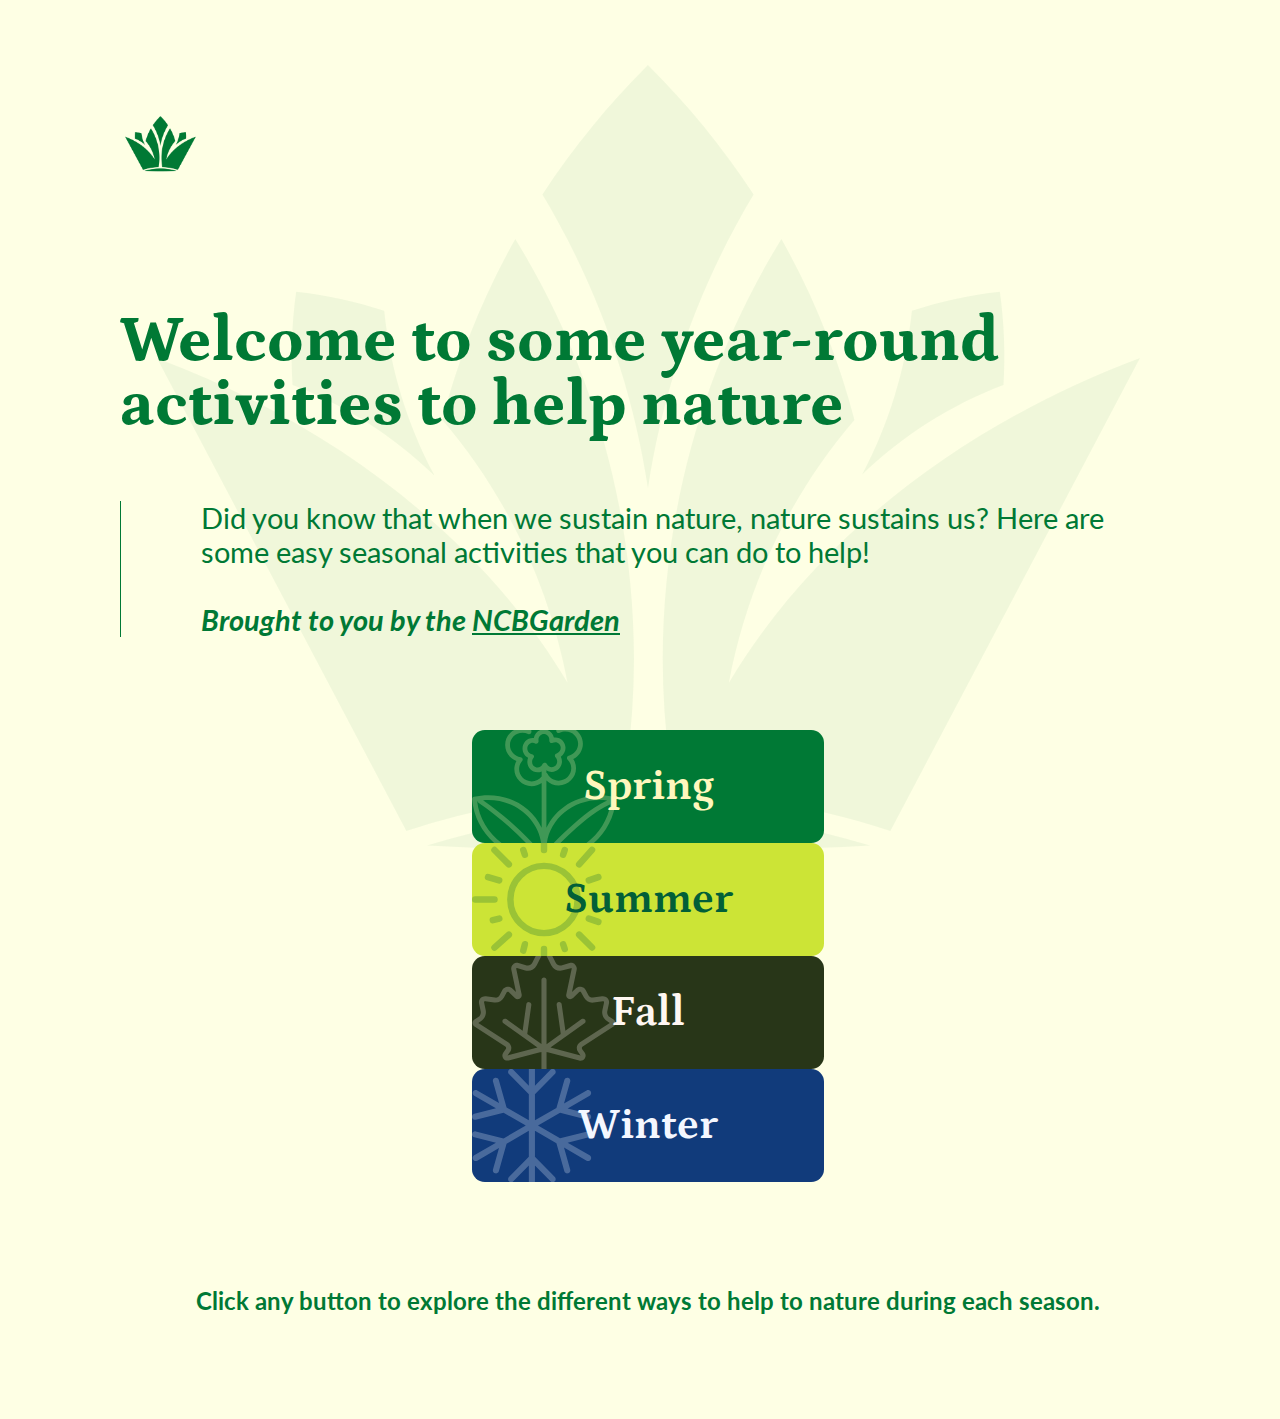
<file: index.html>
<!-- START/ HTML Document -->
<!DOCTYPE html>
<html lang="en">
<!-- START/ Header Tag -->
<head>
    <meta charset="UTF-8">
    <meta http-equiv="X-UA-Compatible" content="IE=edge">
    <meta name="viewport" content="width=device-width, initial-scale=1.0">
    <title>Four Seasons - Home</title>

    <!-- START/ Fonts -->
    <!-- END/ Fonts -->

    <!-- START/ Stylesheets -->
	<link href="https://cdn.jsdelivr.net/npm/bootstrap@5.3.0-alpha1/dist/css/bootstrap.min.css" rel="stylesheet" integrity="sha384-GLhlTQ8iRABdZLl6O3oVMWSktQOp6b7In1Zl3/Jr59b6EGGoI1aFkw7cmDA6j6gD" crossorigin="anonymous">
    <link rel="stylesheet" type="text/css" href="css/style.css">
    <!-- END/ Stylesheets -->

</head>
<!-- END/ Header Tag -->

<body class="index-body">
    <div class="homepage">
        <div class="container-fluid" id="index-header">
            <img src="assets/logo.png" alt="NCBGarden logo" id="index-logo">
            <header>
                <div class="row">
                    <div class="col-sm-12 col-md-6">
                        <h1 id="index-h1">Welcome to some year-round activities to help nature</h1>
                    </div>
                    <div class="col-sm-12 col-md-6 align-self-center">
                        <p id="index-p">Did you know that when we sustain nature, nature sustains us? Here are some easy seasonal activities that you can do to help! <br><br> <strong><em>Brought to you by the <a href="http://ncbgarden.ca/">NCBGarden</em></strong></a></p>
                    </div>
                </div>
            </header>
        </div>

        <main>
            <div class="container-fluid" id="index-main">
                <div class="d-lg-flex d-md-flex justify-content-around flex-wrap">
                    <div class="p-2 buttons" id="spring-btn">
                        <a href="pages/spring.html">Spring</a>
                    </div>
                    <div class="p-2 buttons" id="summer-btn">
                        <a href="pages/summer.html">Summer</a>
                    </div>
                    <div class="p-2 buttons" id="fall-btn">
                        <a href="pages/fall.html">Fall</a>
                    </div>
                    <div class="p-2 buttons" id="winter-btn">
                        <a href="pages/winter.html">Winter</a>
                    </div>
                </div>
            </div>
        </main>

        <div class="container" id="instr">
            <p><strong>Click any button to explore the different ways to help to nature during each season.</strong></p>
        </div>

        <!-- START/ Scripts -->
        <script src="https://cdn.jsdelivr.net/npm/bootstrap@5.3.0-alpha1/dist/js/bootstrap.bundle.min.js" integrity="sha384-w76AqPfDkMBDXo30jS1Sgez6pr3x5MlQ1ZAGC+nuZB+EYdgRZgiwxhTBTkF7CXvN" crossorigin="anonymous"></script>
        <script src="js/script.js"></script>   
        <!-- END/ Scripts --> 
    </div>
</body>
</html>
<!-- END/ HTML Document -->
</file>
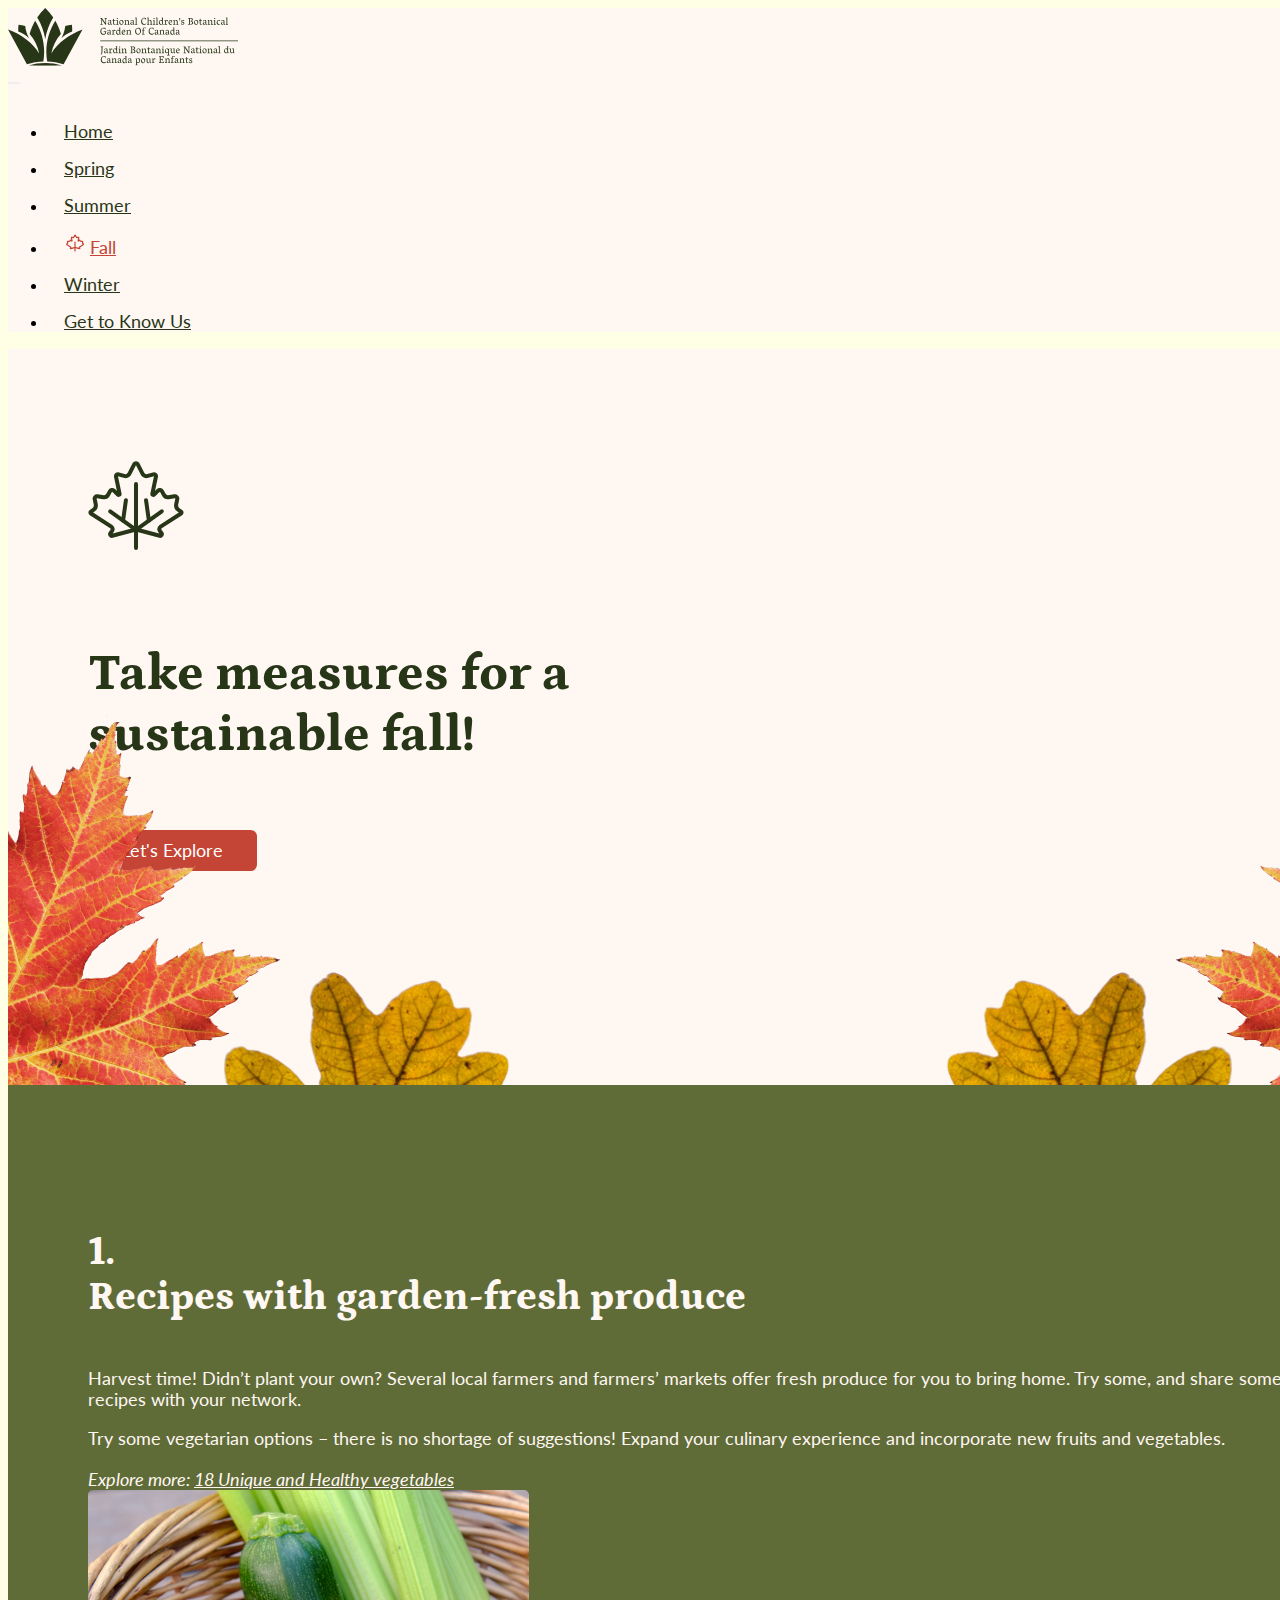
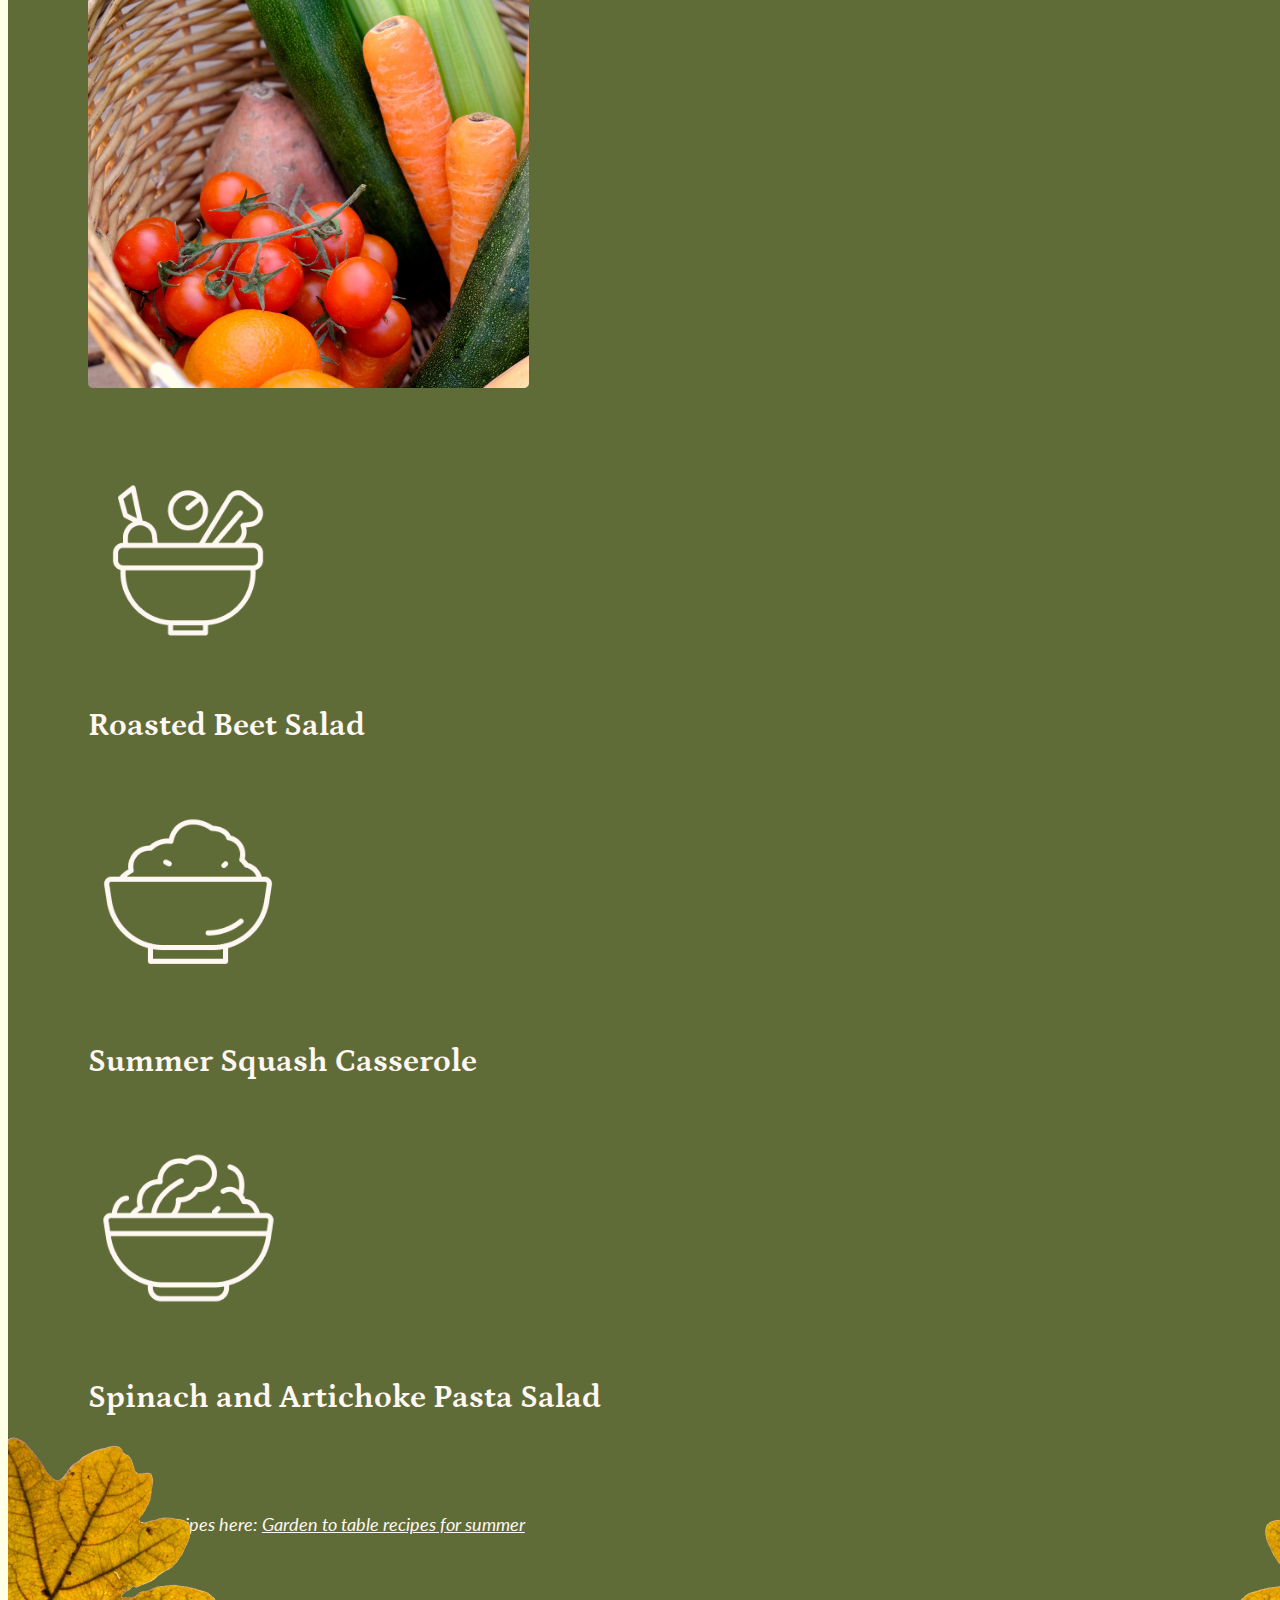
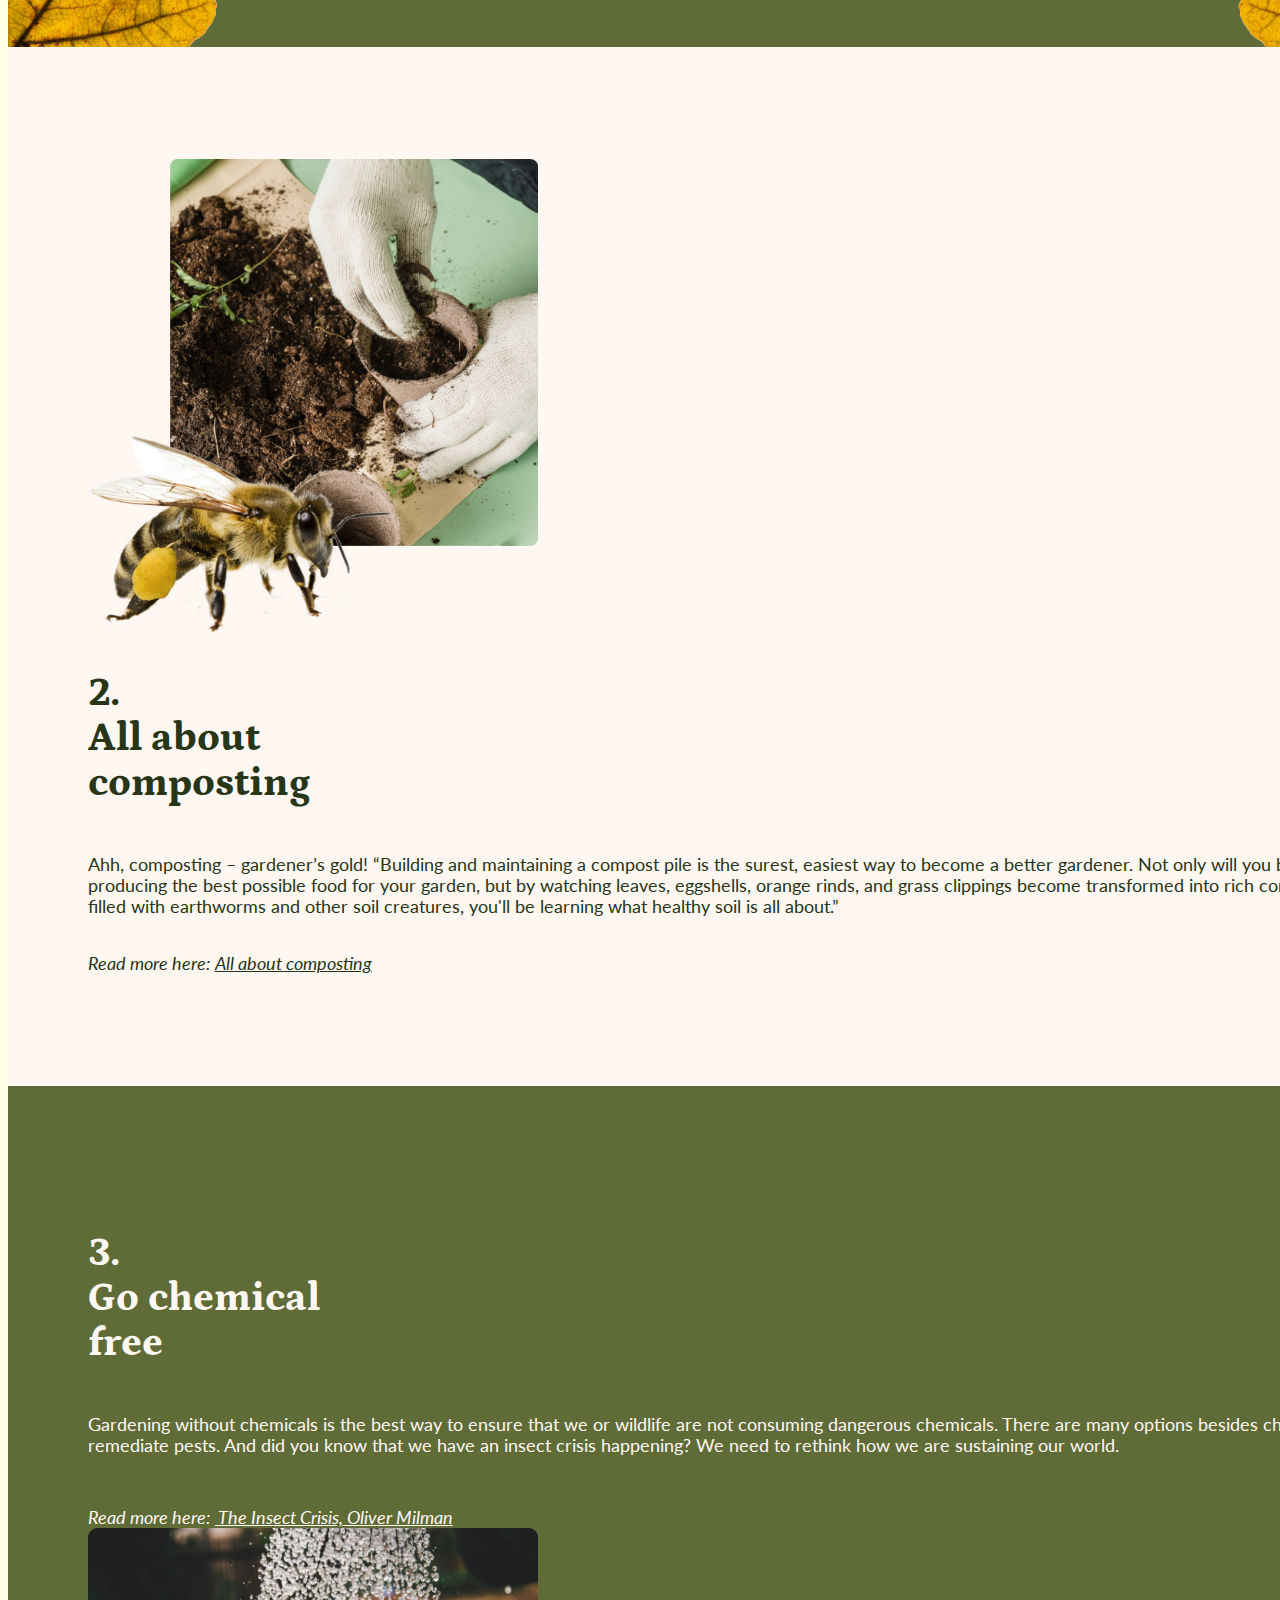
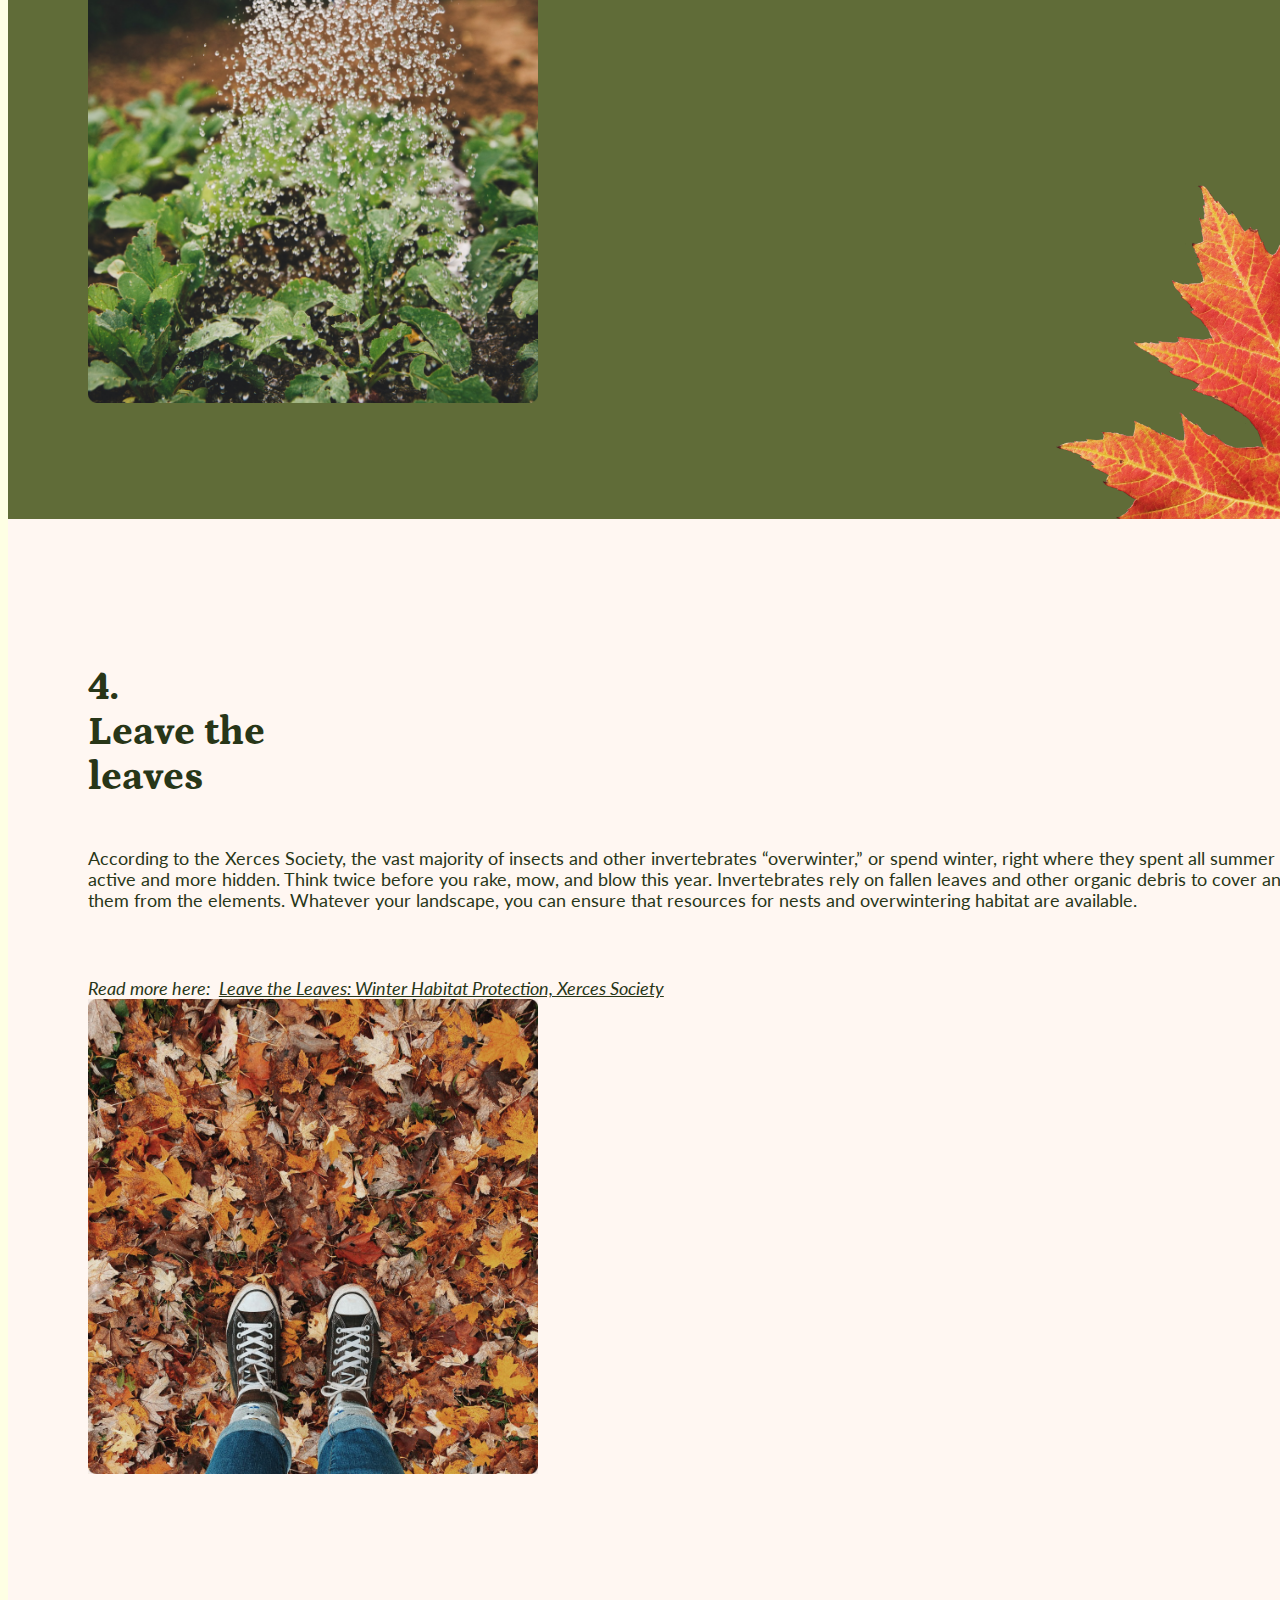
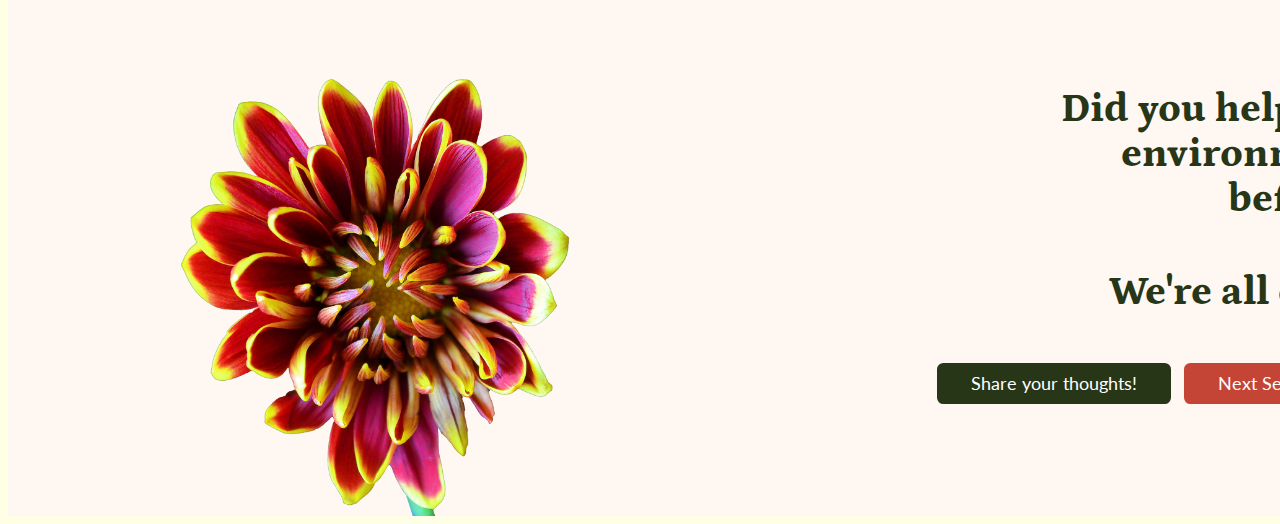
<file: pages/fall.html>
<!DOCTYPE html>
<html lang="en">
<!-- Header Tag (Start) -->
<head>
    <meta charset="UTF-8">
    <meta http-equiv="X-UA-Compatible" content="IE=edge">
    <meta name="viewport" content="width=device-width, initial-scale=1.0">
    <title>Four Seasons - Fall</title>

    <!-- Fonts (Start) -->
    <!-- Fonts (End) -->

    <!-- Stylesheets (Start) -->
    <link href="https://cdn.jsdelivr.net/npm/bootstrap@5.3.0-alpha1/dist/css/bootstrap.min.css" rel="stylesheet" integrity="sha384-GLhlTQ8iRABdZLl6O3oVMWSktQOp6b7In1Zl3/Jr59b6EGGoI1aFkw7cmDA6j6gD" crossorigin="anonymous">
	<link rel="stylesheet" type="text/css" href="../css/style.css">
    <link rel="stylesheet" type="text/css" href="../css/fall.css">
    <!-- Stylesheets (End) -->

</head>
<!-- Header Tag (End) -->

<body>
    <!-- Navbar (Start) -->
      <nav class="navbar navbar-expand-lg nav-fall">
        <div class="container-fluid">
            <a class="navbar-brand" href="../index.html">
                <img class="brand-full" src="../assets/fall/logo-fall-section1.svg" alt="NCBGarden Logo">
                <img class="brand-half" src="../assets/fall/logo-fall-section5.svg" alt="NCBGarden Logo">
            </a>
            <button class="navbar-toggler" type="button" data-bs-toggle="collapse" data-bs-target="#navbarNav" aria-controls="navbarNav" aria-expanded="false" aria-label="Toggle navigation">
                <span class="navbar-toggler-icon"></span>
            </button>
            <div class="collapse navbar-collapse" id="navbarNav">
                <ul class="navbar-nav ms-auto text-center">
                <li class="nav-item">
                    <a class="nav-link" href="../index.html">Home</a>
                </li>
                <li class="nav-item">
                    <a class="nav-link" aria-current="page" href="spring.html">Spring</a>
                </li>
                <li class="nav-item">
                    <a class="nav-link" href="summer.html">Summer</a>
                </li>
                <li class="nav-item">
                    <img id="nav-fall-img" class="nav-thumbnail text-center" src="../assets/fall/fall-icon.svg" alt="leaf">
                    <a class="nav-link fall-active" href="fall.html">Fall</a>
                </li>
                <li class="nav-item">
                    <a class="nav-link" href="winter.html">Winter</a>
                </li>
                <li class="nav-item">
                    <a class="nav-link" href="http://ncbgarden.ca/">Get to Know Us</a>
                </li>
                </ul>
            </div>
        </div>
      </nav>
    <!-- Navbar (End) -->

    <!-- First Section (Start) -->
    <div id="fall-first-sec" class="section landing-sec">
        <div class="row d-flex align-items-center">
            <div class="col-xs-12 text-center">
                <img class="custom-thumbnail" src="../assets/fall/fall-icon-section1.svg" alt="fall leaf icon">
                <h1>Take measures for a <br> sustainable fall!</h1>
                <button id="fall-btn1" type="button" class="custom-btn"><a href="#fall-second-sec">Let's Explore</a></button>
            </div>     
            <img id="fall-fsec-img1" src="../assets/fall/maple-leaf-left.png" alt="left leaf side">
            <img id="fall-fsec-img2" src="../assets/fall/maple-leaf-left.png" alt="right leaf side">
            <img id="fall-fsec-img3" src="../assets/fall/yellow-leaf-left.png" alt="left leaf bottom">
            <img id="fall-fsec-img4" src="../assets/fall/yellow-leaf-left.png" alt="right leaf bottom">
        </div>     
    </div>
    <!-- First Section (End) -->

    <!-- Second Section (Start) -->
    <div id="fall-second-sec" class="section">
        <div class="row gy-5 d-flex align-items-center">
            <div class="col-lg-5 col-xs-12 mx-auto text-section2">
                <h2>1. <br>Recipes with garden-fresh produce</h2>
                <p>Harvest time! Didn’t plant your own? Several local farmers and farmers’ markets offer fresh produce for you to bring home. Try some, and share some new recipes with your network. 
                </p>
                <p>   
                    Try some vegetarian options – there is no shortage of suggestions! Expand your culinary experience and incorporate new fruits and vegetables. 
                </p>
                <span><em>Explore more: <a href="https://www.healthline.com/nutrition/list-of-vegetables">18 Unique and Healthy vegetables</a></em></span>
            </div>
            <div class="col-lg-auto col-xs-12 mx-auto d-flex justify-content-center">
                <img class="section-img" src="../assets/fall/vegetables-section2.jpg" alt="Image of vegetables">
            </div>
        </div>
        <div id="fall-ssec-thumbnail-sec" class="row justify-content-center mt-3 gy-5">
            <div class="col-lg-3 col-xs-12 text-center ">
                <img class="section2-thumbnail" src="../assets/fall/recipe1.png" alt="italian food icon">
                <h3>Roasted Beet Salad</h3>
            </div>
            <div class="col-lg-3 col-xs-12 text-center">
                <img class="section2-thumbnail" src="../assets/fall/recipe2.png" alt="smoothie icon">
                <h3>Summer Squash Casserole</h3>
            </div>
            <div class="col-lg-3 col-xs-12 text-center">
                <img class="section2-thumbnail" src="../assets/fall/recipe3.png" alt="vegetables icon">
                <h3>Spinach and Artichoke Pasta Salad</h3>
            </div>
        </div>
        <div class="row">
            <div class="col-xs-12 text-center" id="source-section2">
                <span class="references-dark"><em>Find new recipes here:<a href="https://www.foodnetwork.com/fn-dish/recipes/garden-to-table-recipes-for-summer">Garden to table recipes for summer</a></em></span>
            </div>
        </div>
        <img id="fall-ssec-img1" src="../assets/fall/yellow-leaf-left-section2.png" alt="left leaf bottom">
        <img id="fall-ssec-img2" src="../assets/fall/yellow-leaf-right-section2.png" alt="right leaf bottom">
    </div>
    <!-- Second Section (End) -->

    <!-- Third Section (Start) -->
    <div id="fall-third-sec" class="section">
        <div class="row gy-5 d-flex align-items-center">
            <div id="bee-image" class="col-lg-auto col-xs-12 mx-auto d-flex justify-content-center section-3-img">
                <img class="section-img" src="../assets/fall/bee-section3.jpg" alt="Image of composting with a bee" >
            </div>
            <div class="col-lg-4 col-xs-12 mx-auto section-3-text">
                <h2>2. <br> All about <br> composting</h2>
                <p>Ahh, composting – gardener’s gold! “Building and maintaining a compost pile is the surest, easiest way to become a better gardener. Not only will you be producing the best possible food for your garden, but by watching leaves, eggshells, orange rinds, and grass clippings become transformed into rich compost filled with earthworms and other soil creatures, you'll be learning what healthy soil is all about.”
                </p>
                <span class="references-light" id="ref-section3"><em>Read more here:<a href="https://www.countryliving.com/gardening/a43043/composting/">All about composting</a></em></span>
            </div>
        </div>
    </div>
    <!-- Third Section (End) -->

    <!-- Fourth Section (Start) -->
    <div id="fall-fourth-sec" class="section">
        <div class="row gy-5 d-flex align-items-center">
            <div class="col-lg-5 col-xs-12 mx-auto text-section4">
                <h2>3. <br> Go chemical <br> free</h2>
                <p>Gardening without chemicals is the best way to ensure that we or wildlife are not consuming dangerous chemicals. There are many options besides chemicals to remediate pests. And did you know that we have an insect crisis happening? We need to rethink how we are sustaining our world.
                </p>
                <span class="references-dark" id="ref-section4"><em>Read more here:<a href="https://wwnorton.com/books/9781324006596"> The Insect Crisis, Oliver Milman</a></em></span>
            </div>
            <div class="col-lg-auto col-xs-12 mx-auto d-flex justify-content-center">
                <img class="section-img section-img-overlay" src="../assets/fall/water-section4.png" alt="people watering plants">
            </div>
        </div>  
        <img id="fall-frsec-img1" src="../assets/fall/maple-leaf-section4.png" alt="maple leaf">      
    </div>
    <!-- Fourth Section (End) -->

    <!-- Fifth Section (Start) -->
    <div id="fall-fifth-sec" class="section">
        <div class="row gy-5 d-flex align-items-center">
            <div class="col-lg-5 col-xs-12 mx-auto text-section5">
                <h2>4. <br> Leave the <br> leaves</h2>
                <p> According to the Xerces Society, the vast majority of insects and other invertebrates “overwinter,” or spend winter, right where they spent all summer — just less active and more hidden. Think twice before you rake, mow, and blow this year. Invertebrates rely on fallen leaves and other organic debris to cover and insulate them from the elements. Whatever your landscape, you can ensure that resources for nests and overwintering habitat are available.
                </p>
                <span class="references-light"><em>Read more here: <a href="https://xerces.org/leave-the-leaves">Leave the Leaves: Winter Habitat Protection, Xerces Society</a></em></span>
            </div>
            <div class="col-lg-auto col-xs-12 mx-auto d-flex justify-content-center">
                <img class="section-img" src="../assets/fall/leaves-section5.jpg" alt="Shoes of a person standing on a group of leaves">
            </div>
        </div>     
        <div class="row footer gy-5">
            <div class="col-lg-4 col-xs-12 mx-auto footer-sec1">
                <img id="fall-fifth-img1" src="../assets/fall/chrysanthemum.png" alt="Image of a colorful flower">
            </div>
            <div class="col-lg-auto col-xs-12 mx-auto footer-sec2 ">
                    <img  class="footer-brand" src="../assets/fall/logo-fall-section5.svg" alt="logo">
                    <h2 class="title-footer">Did you help the <br> environment <br> before?</h2>
                    <h2>We're all ears!</h2>
                        <button id="fall-btn2" type="button" class="custom-btn">
                            <a href="form.html">Share your thoughts!</a>
                        </button>
                        <button id="fall-btn3" type="button" class="custom-btn"><a href="winter.html">Next Season ><a></button>               
            </div>
        </div>                     
    </div>
    <!-- Fifth Section (End) -->

<!-- Scripts (Start)-->
<script src="https://cdn.jsdelivr.net/npm/bootstrap@5.3.0-alpha1/dist/js/bootstrap.bundle.min.js" integrity="sha384-w76AqPfDkMBDXo30jS1Sgez6pr3x5MlQ1ZAGC+nuZB+EYdgRZgiwxhTBTkF7CXvN" crossorigin="anonymous"></script>
<script src="../js/script.js"></script>   
<!-- Scripts (End) --> 
</body>
</html>
</file>
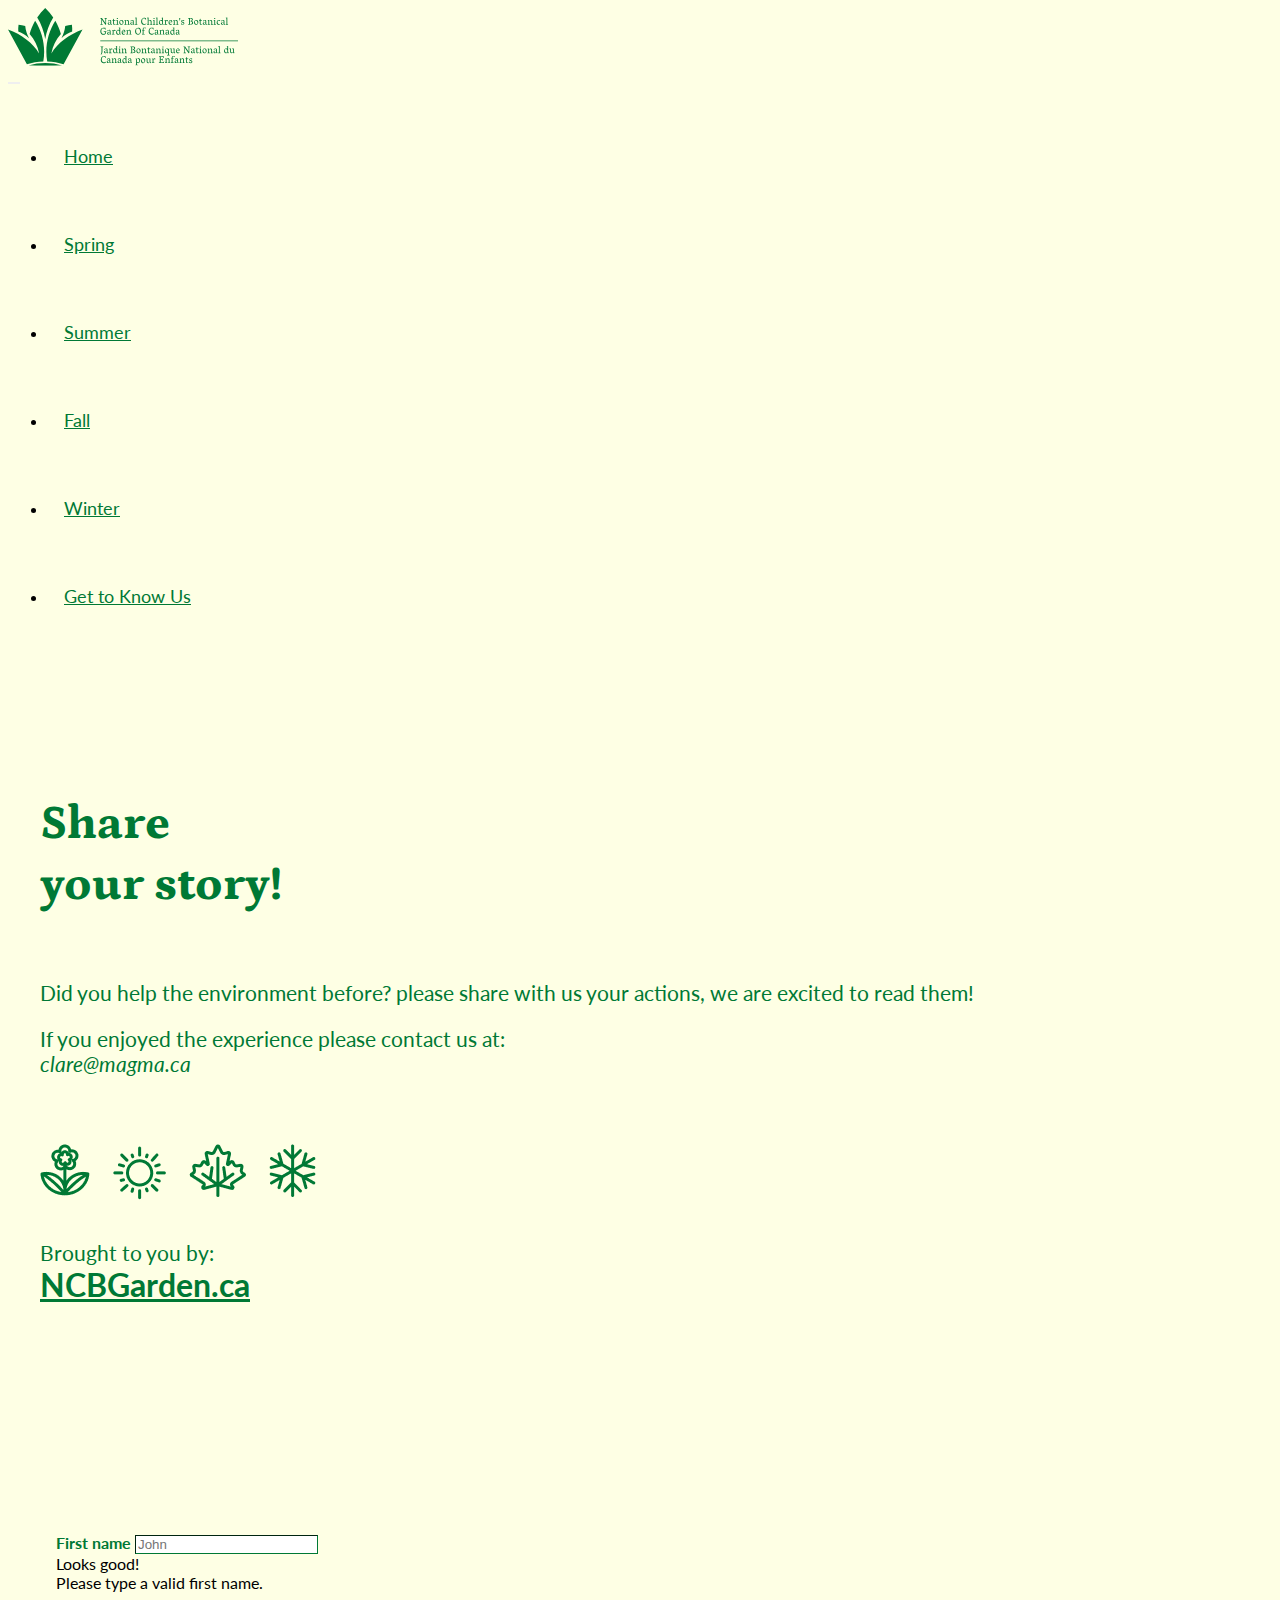
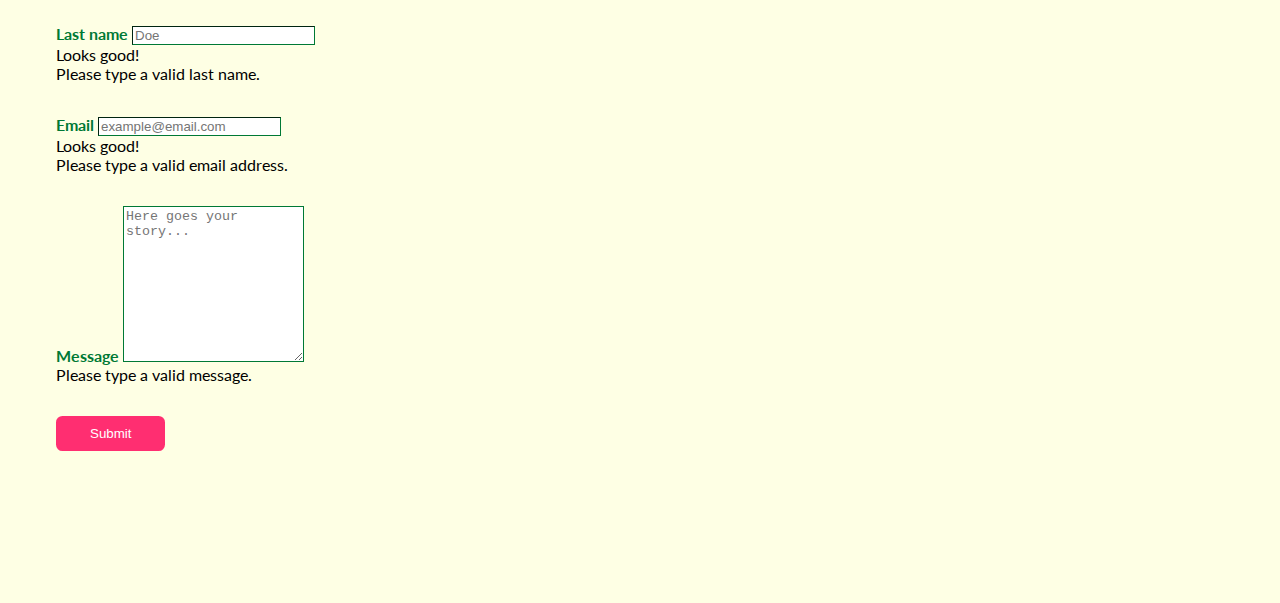
<file: pages/form.html>
<!DOCTYPE html>
<html lang="en">
    <!-- Head Tag (Start) -->
    <head>
        <meta charset="UTF-8">
        <meta http-equiv="X-UA-Compatible" content="IE=edge">
        <meta name="viewport" content="width=device-width, initial-scale=1.0">
        <title>Four Seasons - Spring</title>

        <!-- Fonts (Start) -->
        <!-- Fonts (End) -->

        <!-- Stylesheets (Start) -->
        <link href="https://cdn.jsdelivr.net/npm/bootstrap@5.3.0-alpha1/dist/css/bootstrap.min.css" rel="stylesheet" integrity="sha384-GLhlTQ8iRABdZLl6O3oVMWSktQOp6b7In1Zl3/Jr59b6EGGoI1aFkw7cmDA6j6gD" crossorigin="anonymous">
        <link rel="stylesheet" type="text/css" href="../css/style.css">
        <!-- Stylesheets (End) -->

    </head>
    <!-- Head Tag (End) -->

    <body>
    <!-- Navbar (Start) -->
    <nav id="form-nav" class="navbar navbar-expand-lg nav-spring">
        <div class="container-fluid">
            <a class="navbar-brand" href="../index.html">
                <img class="brand-full" src="../assets/spring/logo-section1.svg" alt="NCBGarden Logo">
                <img class="brand-half" src="../assets/spring/logo-section5.svg" alt="NCBGarden Logo">
            </a>
            <button class="navbar-toggler" type="button" data-bs-toggle="collapse" data-bs-target="#navbarNav" aria-controls="navbarNav" aria-expanded="false" aria-label="Toggle navigation">
                <span class="navbar-toggler-icon"></span>
            </button>
            <div class="collapse navbar-collapse" id="navbarNav">
                <ul class="navbar-nav ms-auto text-center">
                <li class="nav-item">
                    <a class="nav-link" href="../index.html">Home</a>
                </li>
                <li class="nav-item">
                    <a class="nav-link" aria-current="page" href="spring.html">
                        Spring
                    </a>
                </li>
                <li class="nav-item">
                    <a class="nav-link" href="summer.html">Summer</a>
                </li>
                <li class="nav-item">
                    <a class="nav-link" href="fall.html">Fall</a>
                </li>
                <li class="nav-item">
                    <a class="nav-link" href="winter.html">Winter</a>
                </li>
                <li class="nav-item">
                    <a class="nav-link" href="http://ncbgarden.ca/">Get to Know Us</a>
                </li>
                </ul>
            </div>
        </div>
      </nav>
    <!-- Navbar (End) -->

        <!-- Main (Start) -->
        <main class="container-lg">
            <div class="row g-lg-5">
                <div class="col-xs-12 col-md-5 col-lg-4 section1-form">
                    <h1>Share <br> your story!</h1>
                    <p>Did you help the environment before? please share with us your actions, we are excited to read them!</p>
                    <p> If you enjoyed the experience please contact us at: <br> <em>clare@magma.ca</em> </p>
                    <img class="img-fluid" src="../assets/form/seasons-icons.png" alt="Icons of seasons">
                    <p> Brought to you by: <br> <a href="http://ncbgarden.ca/">NCBGarden.ca</a></p>
                </div>
                <form class="col-xs-12 col-md-7 col-lg-8 section2-form needs-validation" novalidate>
                    <div class="row">
                        <div class="col-sm-12 col-md-6 box-form">
                            <label for="first-name" class="form-label">First name</label>
                            <input id="first-name" type="text" class="form-control" placeholder="John" required>
                            <div class="valid-feedback">
                                Looks good!
                            </div>
                            <div class="invalid-feedback">
                                Please type a valid first name.
                            </div>
                        </div>
                        <div class="col-sm-12 col-md-6 box-form">
                            <label for="last-name" class="form-label">Last name</label>
                            <input id="last-name" type="text" class="form-control" placeholder="Doe" required>
                            <div class="valid-feedback">
                                Looks good!
                            </div>
                            <div class="invalid-feedback">
                                Please type a valid last name.
                            </div>
                        </div>    
                        <div class="col-sm-12 col-lg-12 box-form">
                            <label for="email" class="form-label">Email</label>
                            <input id="email" type="email" class="form-control" placeholder="example@email.com" required>
                            <div class="valid-feedback">
                                Looks good!
                            </div>
                            <div class="invalid-feedback">
                                Please type a valid email address.
                            </div>
                        </div>
                        <div class="col-sm-12 col-lg-12 box-form">
                            <label for="message" class="form-label">Message</label>
                            <textarea id="message" class="form-control" rows="10" placeholder="Here goes your story..." required></textarea>
                            <div class="invalid-feedback">
                                Please type a valid message.
                            </div>
                        </div>
                        <div class="col-sm-auto col-lg-auto box-form"> 
                            <button id="form-btn" type="submit" class="custom-btn">Submit</button>
                        </div>
                        <div id="alert-placeholder" class="col-sm-12 col-lg-12 box-form">
                            <div id="custom-alert" class="alert alert-success fade show" role="alert">
                                <h4 class="alert-heading">Message Sent!</h4>
                                <hr>
                                <p class="mb-0">We appreciate your story.</p>
                            </div>
                        </div>
                        
                    </div>                
                </form>

            </div>
        </main>
        <!-- Main (End) -->

        <!-- Scripts (Start)-->
        <script src="https://cdn.jsdelivr.net/npm/bootstrap@5.3.0-alpha1/dist/js/bootstrap.bundle.min.js" integrity="sha384-w76AqPfDkMBDXo30jS1Sgez6pr3x5MlQ1ZAGC+nuZB+EYdgRZgiwxhTBTkF7CXvN" crossorigin="anonymous"></script>
        <script src="https://smtpjs.com/v3/smtp.js"></script>
        <script src="../js/script.js"></script>   
        <!-- Scripts (End) -->     
    </body>
</html>
</file>
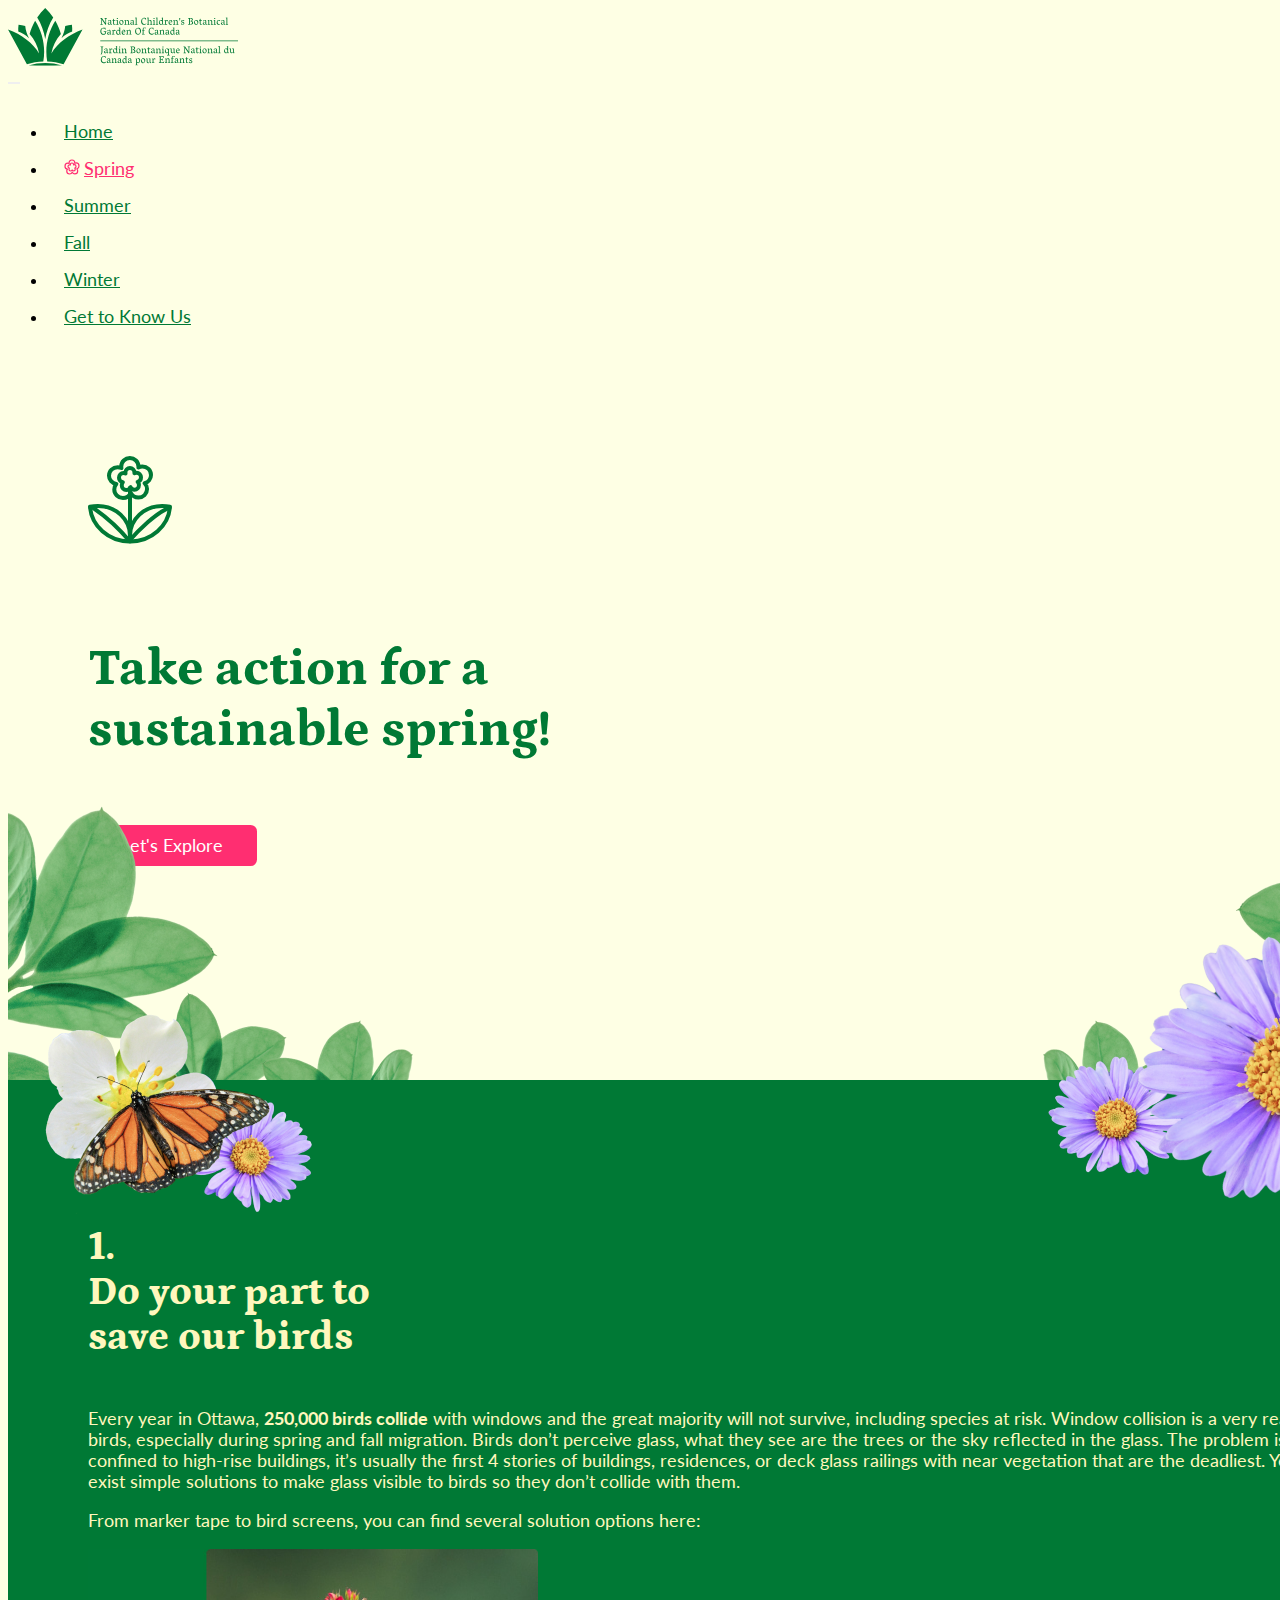
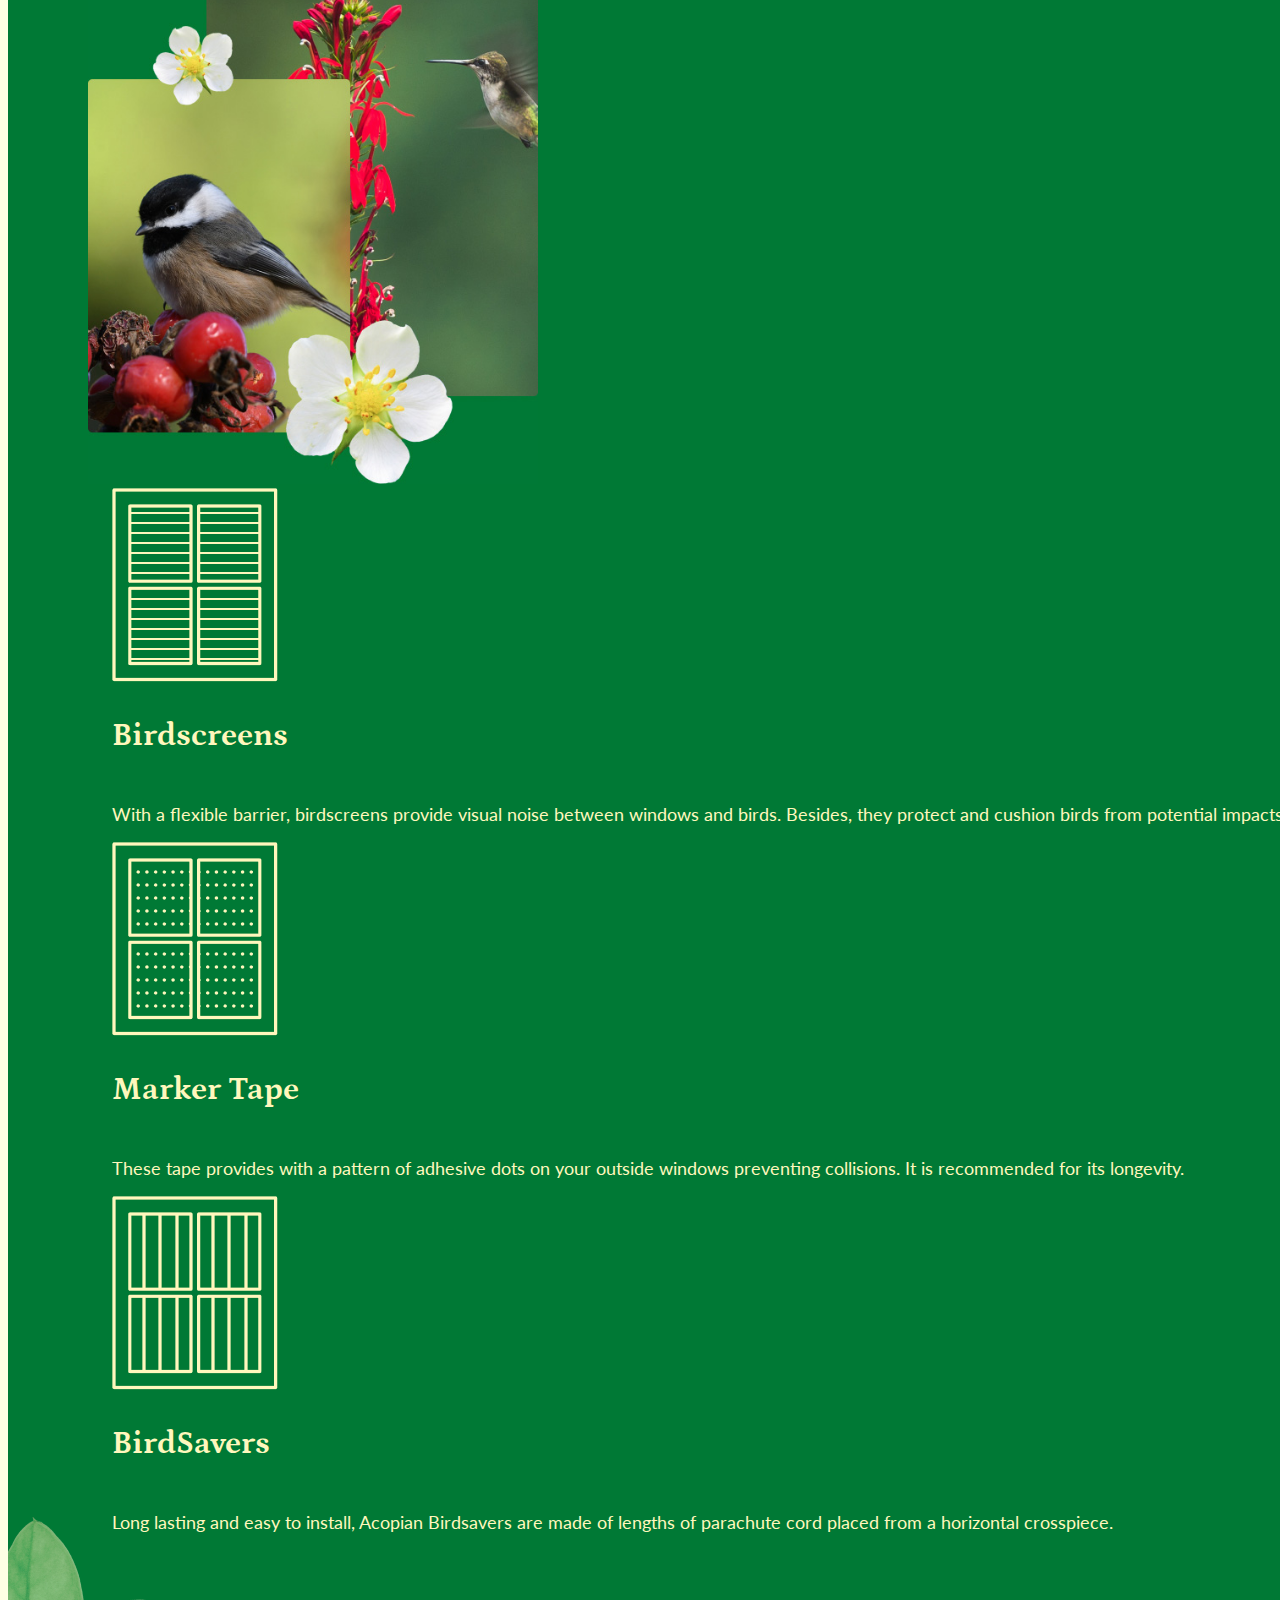
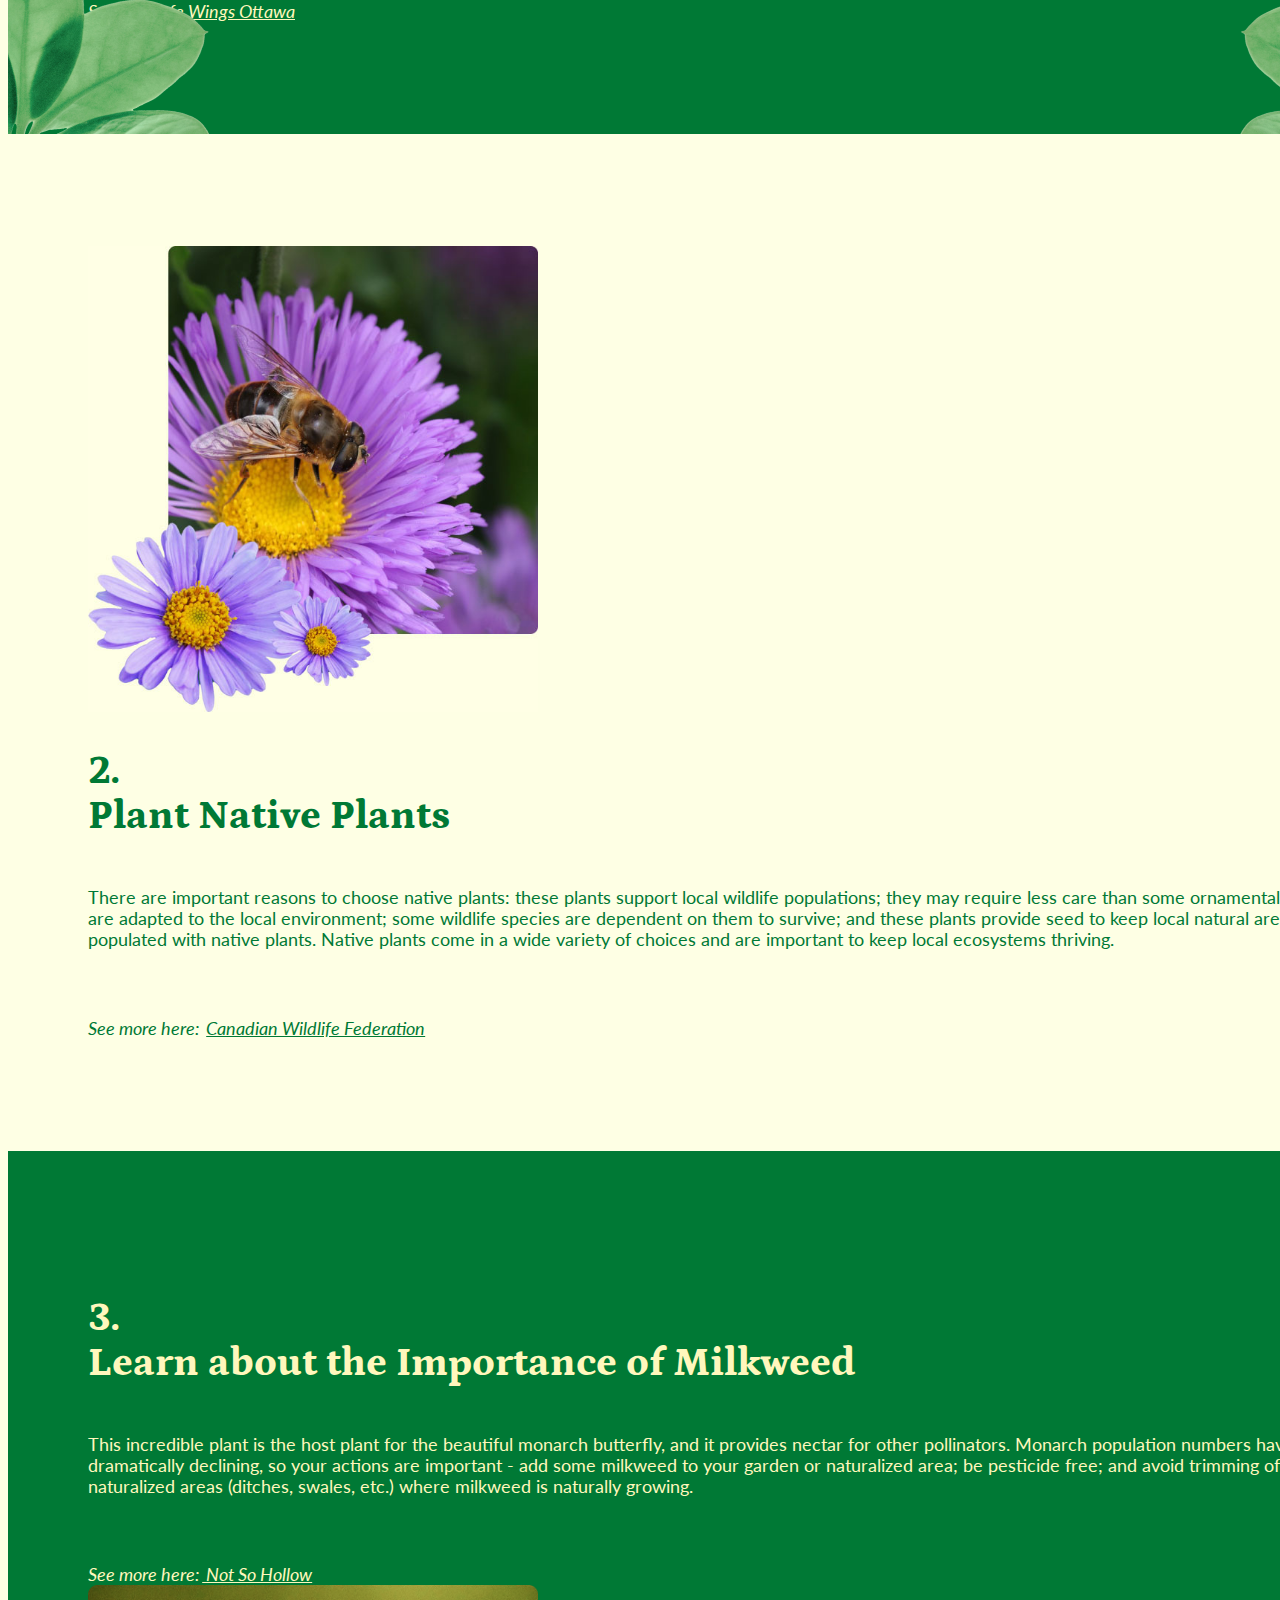
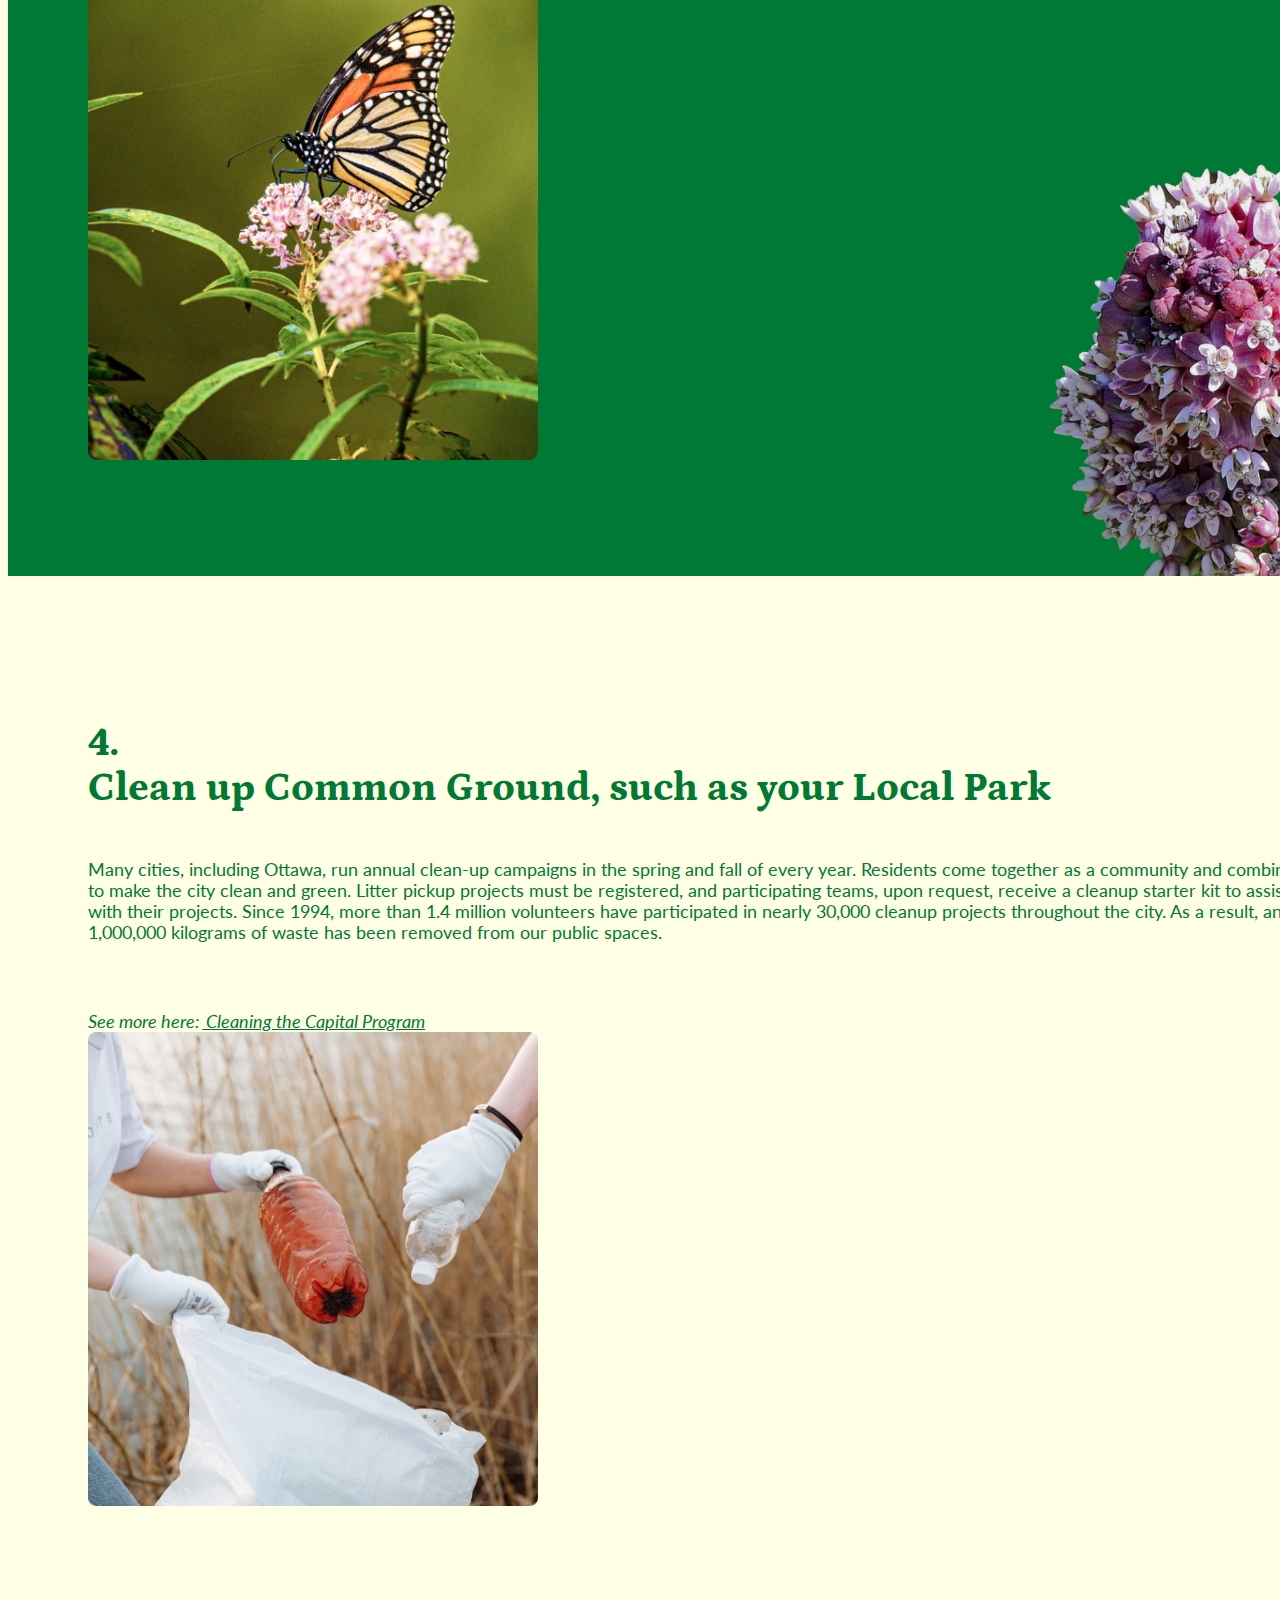
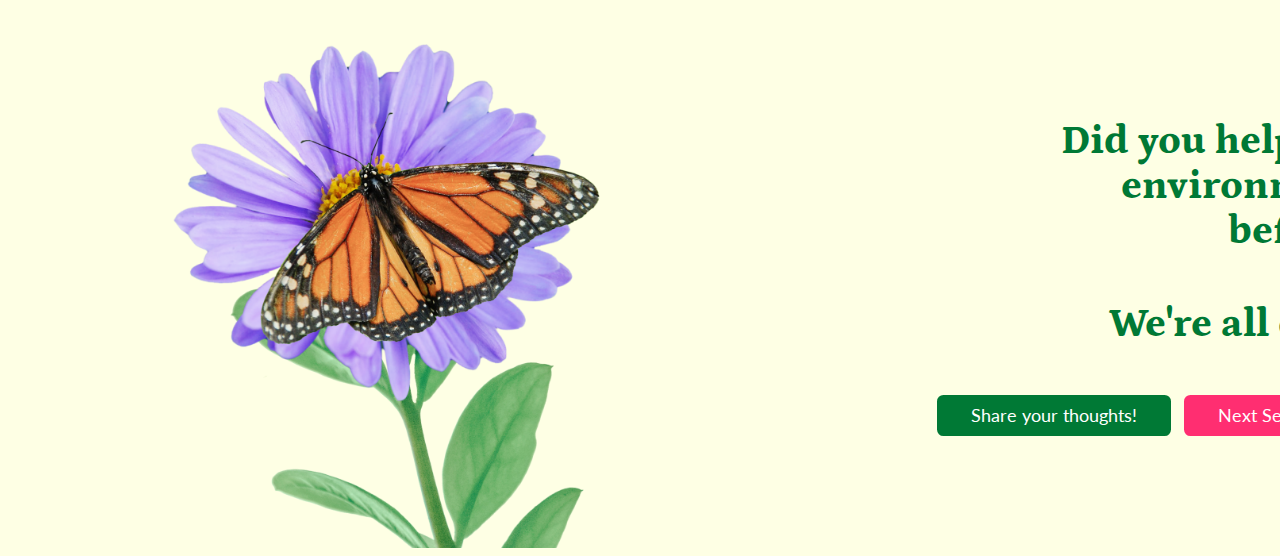
<file: pages/spring.html>
<!DOCTYPE html>
<html lang="en">
<!-- Header Tag (Start) -->
<head>
    <meta charset="UTF-8">
    <meta http-equiv="X-UA-Compatible" content="IE=edge">
    <meta name="viewport" content="width=device-width, initial-scale=1.0">
    <title>Four Seasons - Spring</title>

    <!-- Fonts (Start) -->
    <!-- Fonts (End) -->

    <!-- Stylesheets (Start) -->
    <link href="https://cdn.jsdelivr.net/npm/bootstrap@5.3.0-alpha1/dist/css/bootstrap.min.css" rel="stylesheet" integrity="sha384-GLhlTQ8iRABdZLl6O3oVMWSktQOp6b7In1Zl3/Jr59b6EGGoI1aFkw7cmDA6j6gD" crossorigin="anonymous">
	<link rel="stylesheet" type="text/css" href="../css/style.css">
    <link rel="stylesheet" type="text/css" href="../css/spring.css">
    <!-- Stylesheets (End) -->

</head>
<!-- Header Tag (End) -->

<body>
    <!-- Navbar (Start) -->
      <nav class="navbar navbar-expand-lg nav-spring">
        <div class="container-fluid">
            <a class="navbar-brand" href="../index.html">
                <img class="brand-full" src="../assets/spring/logo-section1.svg" alt="NCBGarden Logo">
                <img class="brand-half" src="../assets/spring/logo-section5.svg" alt="NCBGarden Logo">
            </a>
            <button class="navbar-toggler" type="button" data-bs-toggle="collapse" data-bs-target="#navbarNav" aria-controls="navbarNav" aria-expanded="false" aria-label="Toggle navigation">
                <span class="navbar-toggler-icon"></span>
            </button>
            <div class="collapse navbar-collapse" id="navbarNav">
                <ul class="navbar-nav ms-auto text-center">
                <li class="nav-item">
                    <a class="nav-link" href="../index.html">Home</a>
                </li>
                <li class="nav-item">
                    <img id="nav-spring-img" class="nav-thumbnail text-center" src="../assets/spring/flower-icon-section1.svg" alt="flower">
                    <a class="nav-link spring-active" aria-current="page" href="spring.html">
                        Spring
                    </a>
                </li>
                <li class="nav-item">
                    <a class="nav-link" href="summer.html">Summer</a>
                </li>
                <li class="nav-item">
                    <a class="nav-link" href="fall.html">Fall</a>
                </li>
                <li class="nav-item">
                    <a class="nav-link" href="winter.html">Winter</a>
                </li>
                <li class="nav-item">
                    <a class="nav-link" href="http://ncbgarden.ca/">Get to Know Us</a>
                </li>
                </ul>
            </div>
        </div>
      </nav>
    <!-- Navbar (End) -->

    <!-- First Section (Start) -->
    <div id="spring-first-sec" class="section landing-sec">
        <div class="row d-flex align-items-center">
            <div class="col-xs-12 text-center">
                <img class="custom-thumbnail" id="spring-icon" src="../assets/spring/spring-icon.svg" alt="spring icon">
                <h1>Take action for a <br> sustainable spring!</h1>
                <button id="spring-btn1" type="button" class="custom-btn"><a href="#spring-second-sec">Let's Explore</a></button>
                
            </div>     
            <img id="spring-fsec-img1" src="../assets/spring/butterfly-section1.png" alt="butterfly">
            <img id="spring-fsec-img2" src="../assets/spring/flowers-section1.png" alt="flower">
            <img id="spring-fsec-img3" src="../assets/spring/left-leaf-section1.png" alt="left leaf side">
            <img id="spring-fsec-img4" src="../assets/spring/right-leaf-section1.png" alt="right leaf side">
            <img id="spring-fsec-img5" src="../assets/spring/bottom-leaves-left-section1.png" alt="left leaf bottom">
            <img id="spring-fsec-img6" src="../assets/spring/botton-leaves-right-section1.png" alt="right leaf bottom">
        </div>     
    </div>
    <!-- First Section (End) -->

    <!-- Second Section (Start) -->
    <div id="spring-second-sec" class="section">
        <div class="row gy-5 d-flex align-items-center">
            <div class="col-lg-5 col-xs-12 mx-auto text-section2">
                <h2>1. <br> Do your part to <br> save our birds</h2>
                <p>Every year in Ottawa, <strong>250,000 birds collide</strong> with windows and the great majority will not survive, including species at risk. Window collision is a very real threat to birds, especially during spring and fall migration.  Birds don’t perceive glass, what they see are the trees or the sky reflected in the glass. The problem is not confined to high-rise buildings, it’s usually the first 4 stories of buildings, residences, or deck glass railings with near vegetation that are the deadliest. Yet there exist simple solutions to make glass visible to birds so they don’t collide with them.
                </p>
                <p>   
                    From marker tape to bird screens, you can find several solution options here: 
                </p>
            </div>
            <div class="col-lg-auto col-xs-12 mx-auto d-flex justify-content-center">
                <img class="section-img" src="../assets/spring/birds-section2.jpg" alt="birds">
            </div>
        </div>
        <div class="row justify-content-center mt-3 gy-5">
            <div class="col-lg-3 col-xs-12 text-center bottom-content-section2">
                <img class="section2-thumbnail" src="../assets/spring/birdscreens-section2.png" alt="image of a birdscreen">
                <h3>Birdscreens</h3>
                <p>With a flexible barrier, birdscreens provide visual noise between windows and birds. Besides, they protect and cushion birds from potential impacts.</p>
            </div>
            <div class="col-lg-3 col-xs-12 text-center bottom-content-section2">
                <img class="section2-thumbnail" src="../assets/spring/marker-tape-section2.png" alt="image of a window with marker tape">
                <h3>Marker Tape</h3>
                <p>These tape provides with a pattern of adhesive dots on your outside windows preventing collisions. It is recommended for its longevity.</p>
            </div>
            <div class="col-lg-3 col-xs-12 text-center bottom-content-section2">
                <img class="section2-thumbnail" src="../assets/spring/acopian-section2.png" alt="image with acopian bird savers">
                <h3>BirdSavers</h3>
                <p>Long lasting and easy to install, Acopian Birdsavers are made of lengths of parachute cord placed from a horizontal crosspiece.</p>
            </div>
        </div>
        <div class="row ">
            <div class="col-xs-12 text-center" id="source-section2">
                <span class="references-dark"><em>Source:<a href="https://safewings.ca/small-scale-solutions/">Safe Wings Ottawa</a></em></span>
            </div>
        </div>
        <img id="spring-ssec-img1" src="../assets/spring/left-leaf-section2.png" alt="left leaf bottom">
        <img id="spring-ssec-img2" src="../assets/spring/right-leaf-section2.png" alt="right leaf bottom">
    </div>
    <!-- Second Section (End) -->

    <!-- Third Section (Start) -->
    <div id="spring-third-sec" class="section">
        <div class="row gy-5 d-flex align-items-center">
            <div class="col-lg-auto col-xs-12 mx-auto d-flex justify-content-center section-3-img">
                <img class="section-img" src="../assets/spring/bee-flower-section3.jpg" alt="Image of a flower with a bee on top" >
            </div>
            <div class="col-lg-5 col-xs-12 mx-auto section-3-text">
                <h2>2. <br>Plant Native Plants</h2>
                <p>There are important reasons to choose native plants: these plants support local wildlife populations; they may require less care than some ornamentals as they are adapted to the local environment; some wildlife species are dependent on them to survive; and these plants provide seed to keep local natural areas populated with native plants. Native plants come in a wide variety of choices and are important to keep local ecosystems thriving.
                </p>
                <span class="references-light"><em>See more here: <a href="https://cwf-fcf.org/en/news/articles/why-grow-native-plants.html"> Canadian Wildlife Federation </a> </em></span>
            </div>
        </div>
    </div>
    <!-- Third Section (End) -->

    <!-- Fourth Section (Start) -->
    <div id="spring-fourth-sec" class="section">
        <div class="row gy-5 d-flex align-items-center">
            <div class="col-lg-5 col-xs-12 mx-auto">
                <h2>3. <br> Learn about the Importance of Milkweed</h2>
                <p>This incredible plant is the host plant for the beautiful monarch butterfly, and it provides nectar for other pollinators. Monarch population numbers have been dramatically declining, so your actions are important - add some milkweed to your garden or naturalized area; be pesticide free; and avoid trimming of naturalized areas (ditches, swales, etc.) where milkweed is naturally growing.
                </p>
                <span class="references-dark"><em>See more here:<a href="https://notsohollowfarm.ca/got-milkweed/#:~:text=Milkweed%20is%20versatile,other%20butterflies%2C%20hummingbirds%20and%20bees"> Not So Hollow </a></em></span>
            </div>
            <div class="col-lg-auto col-xs-12 mx-auto d-flex justify-content-center">
                <img class="section-img section-img-overlay" src="../assets/spring/butterfly-image-section4.png" alt="butterfly">
            </div>
        </div>  
        <img id="spring-frsec-img1" src="../assets/spring/milkweed-section4.png" alt="milkweed">      
    </div>
    <!-- Fourth Section (End) -->

    <!-- Fifth Section (Start) -->
    <div id="spring-fifth-sec" class="section">
        <div class="row gy-5 d-flex align-items-center">
            <div class="col-lg-5 col-xs-12 mx-auto">
                <h2>4. <br>Clean up Common Ground, such as your Local Park</h2>
                <p>Many cities, including Ottawa, run annual clean-up campaigns in the spring and fall of every year. Residents come together as a community and combine efforts to make the city clean and green. Litter pickup projects must be registered, and participating teams, upon request, receive a cleanup starter kit to assist them with their projects. Since 1994, more than 1.4 million volunteers have participated in nearly 30,000 cleanup projects throughout the city. As a result, an estimated 1,000,000 kilograms of waste has been removed from our public spaces.
                </p>
                <span class="references-light"><em>See more here:<a href="https://ottv3.ottawa.ca/en/living-ottawa/environment-conservation-and-climate/public-spaces-and-environmental-programs/cleaning-capital-program"> Cleaning the Capital Program </a></em></span>
            </div>
            <div class="col-lg-auto col-xs-12 mx-auto d-flex justify-content-center">
                <img class="section-img" src="../assets/spring/recycle-image-section5.jpg" alt="Image of two people recycling a plastic bottle">
            </div>
        </div>     
        <div class="row footer gy-5">
            <div class="col-lg-4 col-xs-12 mx-auto footer-sec1 ">
                <img id="spring-fifth-img1" src="../assets/spring/flower-section5.png" alt="Image of a butterfly in a flower">
            </div>
            <div class="col-lg-auto col-xs-12 mx-auto footer-sec2 ">
                    <img class="footer-brand" src="../assets/spring/logo-section5.svg" alt="logo">
                    <h2 class="title-footer">Did you help the <br> environment <br> before?</h2>
                    <h2>We're all ears!</h2>
                        <button id="spring-btn2" type="button" class="custom-btn">
                            <a href="form.html">Share your thoughts!</a>
                        </button>
                        <button id="spring-btn3" type="button" class="custom-btn"><a href="summer.html">Next Season ></a></button>     
            </div>
        </div>                     
    </div>
    <!-- Fifth Section (End) -->

<!-- Scripts (Start)-->
<script src="https://cdn.jsdelivr.net/npm/bootstrap@5.3.0-alpha1/dist/js/bootstrap.bundle.min.js" integrity="sha384-w76AqPfDkMBDXo30jS1Sgez6pr3x5MlQ1ZAGC+nuZB+EYdgRZgiwxhTBTkF7CXvN" crossorigin="anonymous"></script>
<script src="../js/script.js"></script>   
<!-- Scripts (End) --> 
</body>
</html>
</file>
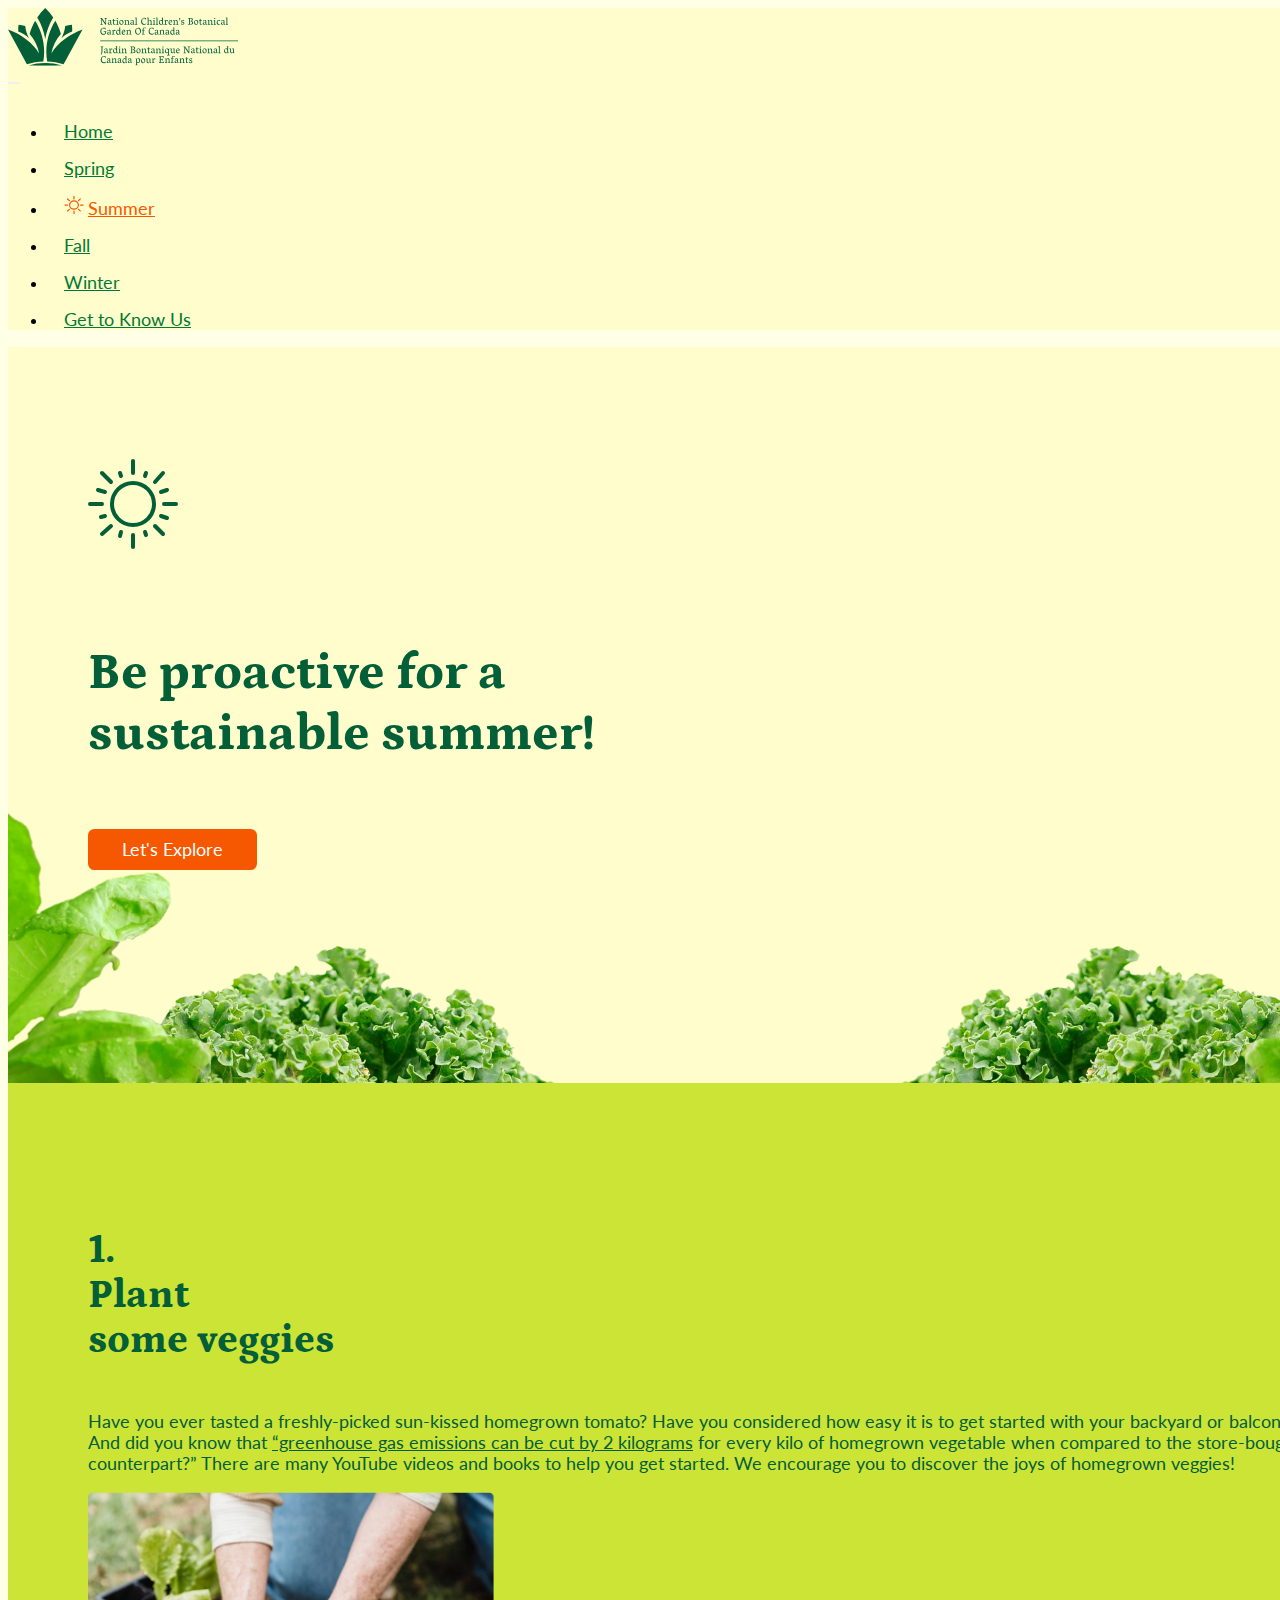
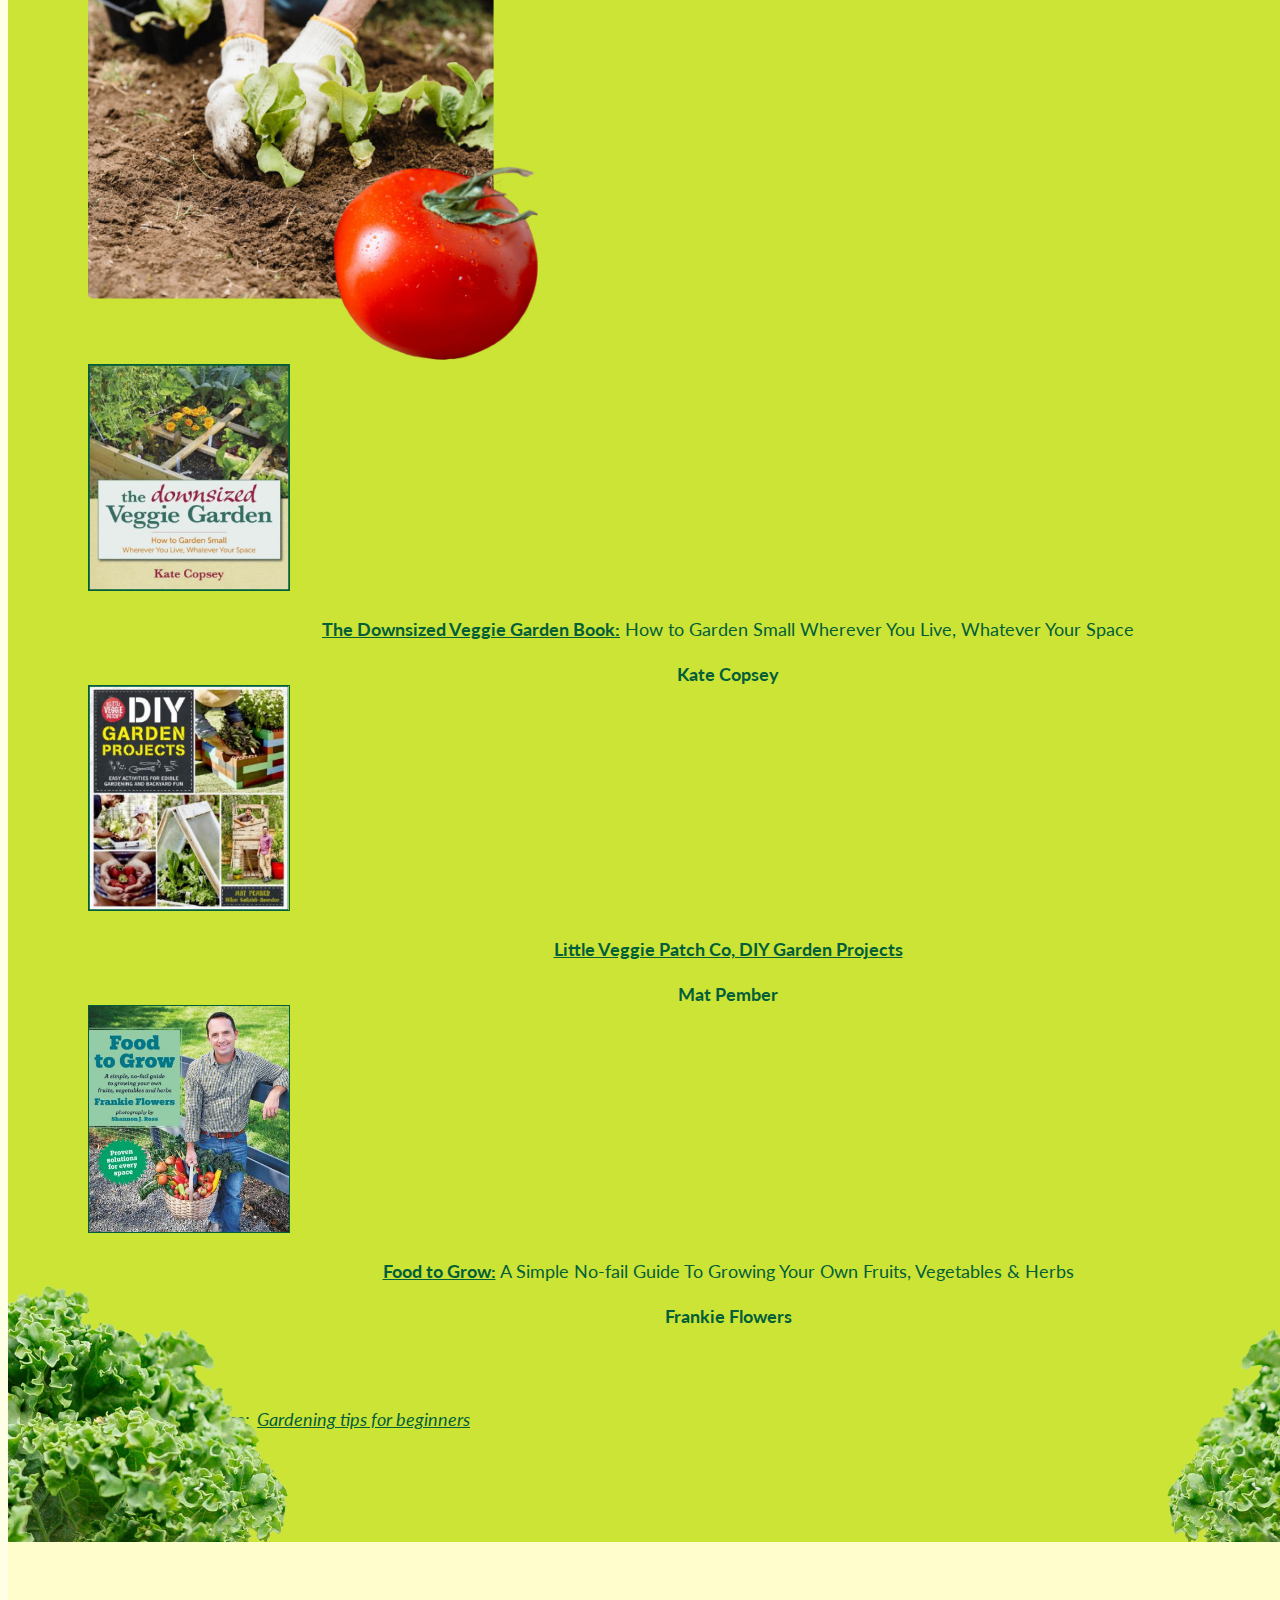
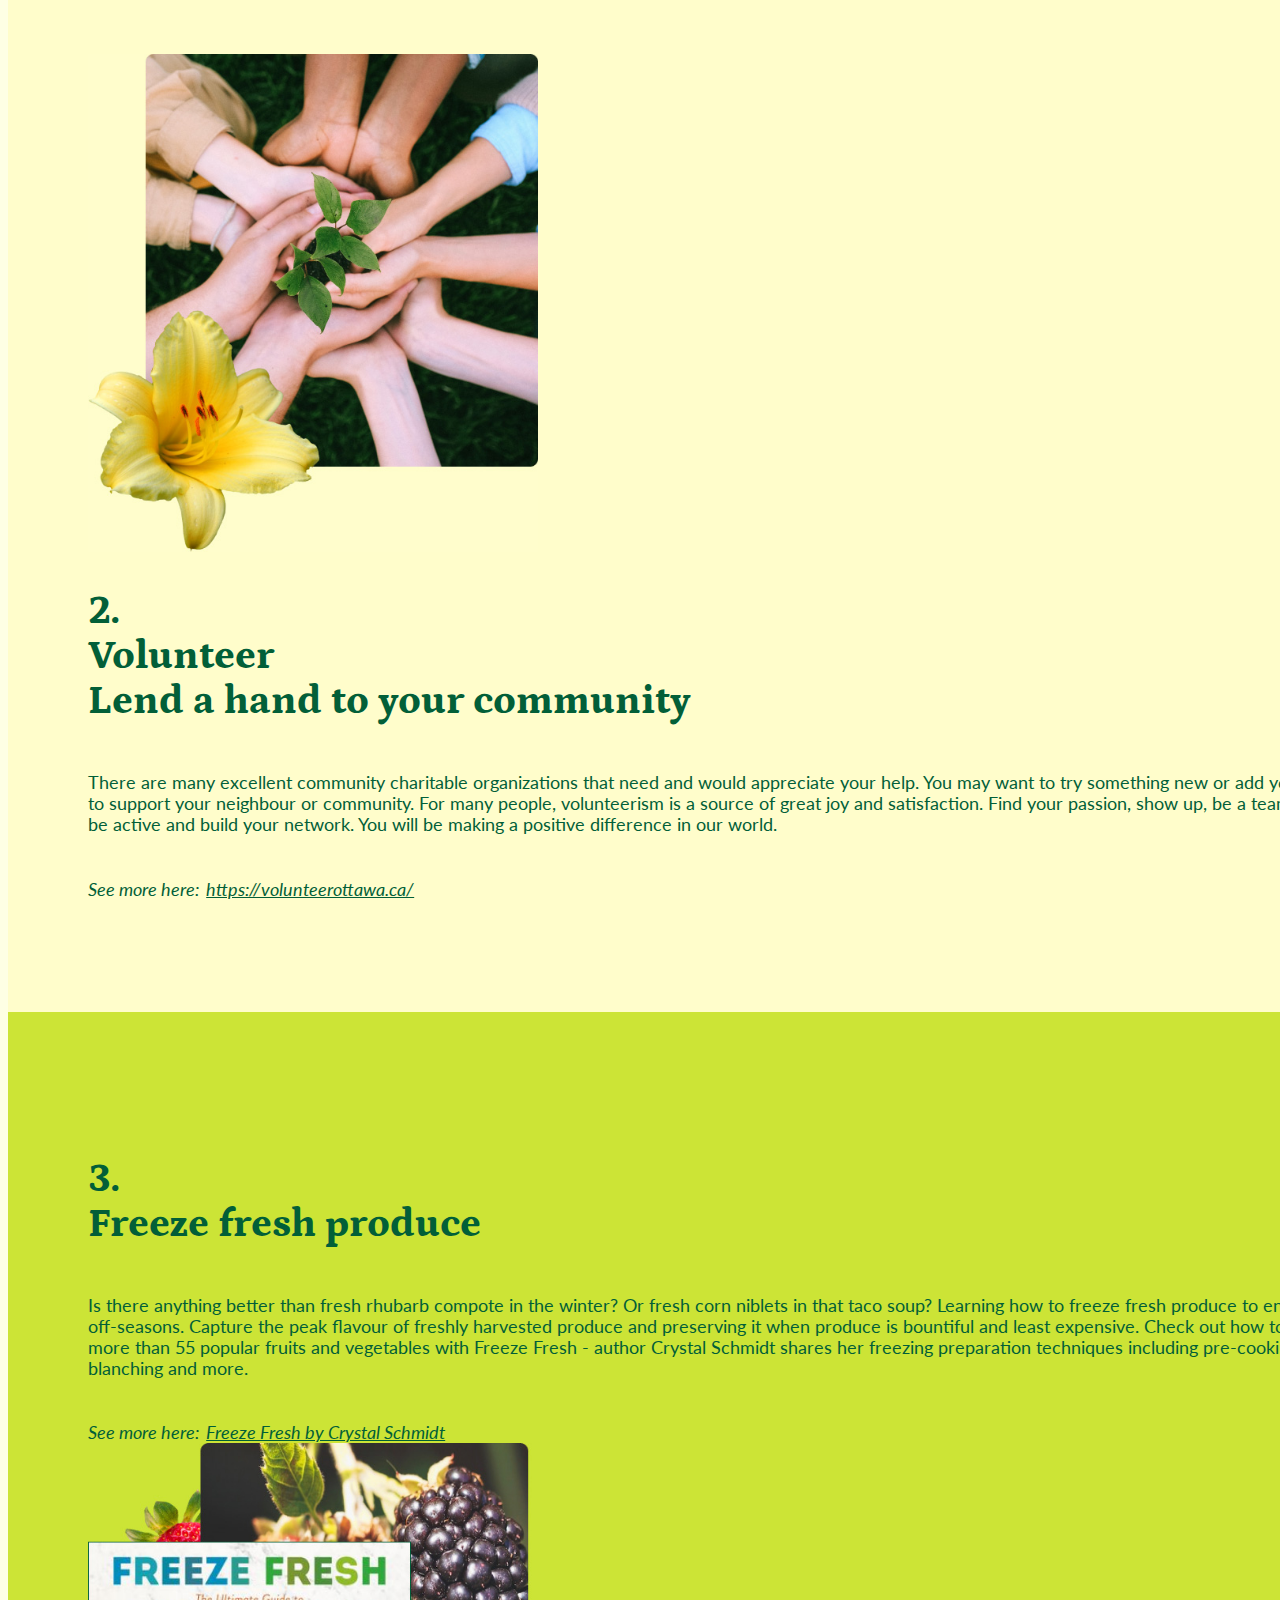
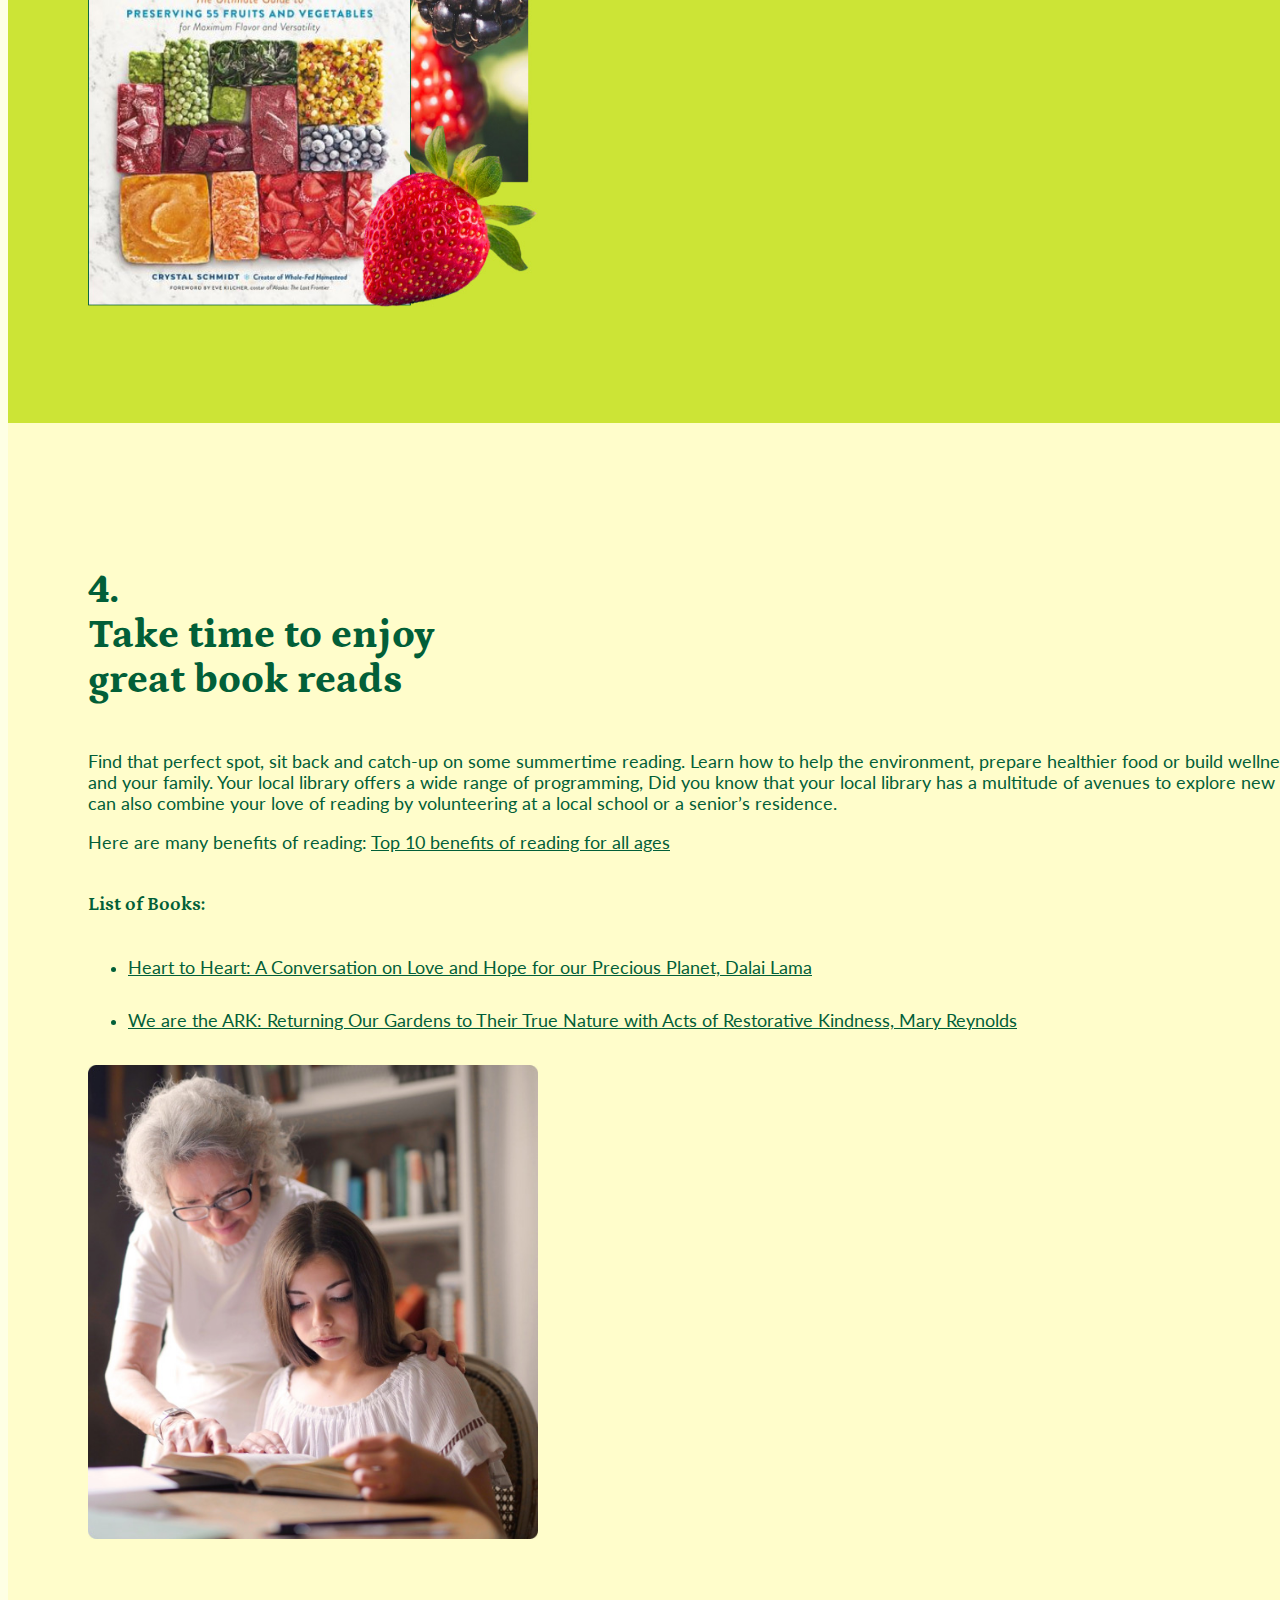
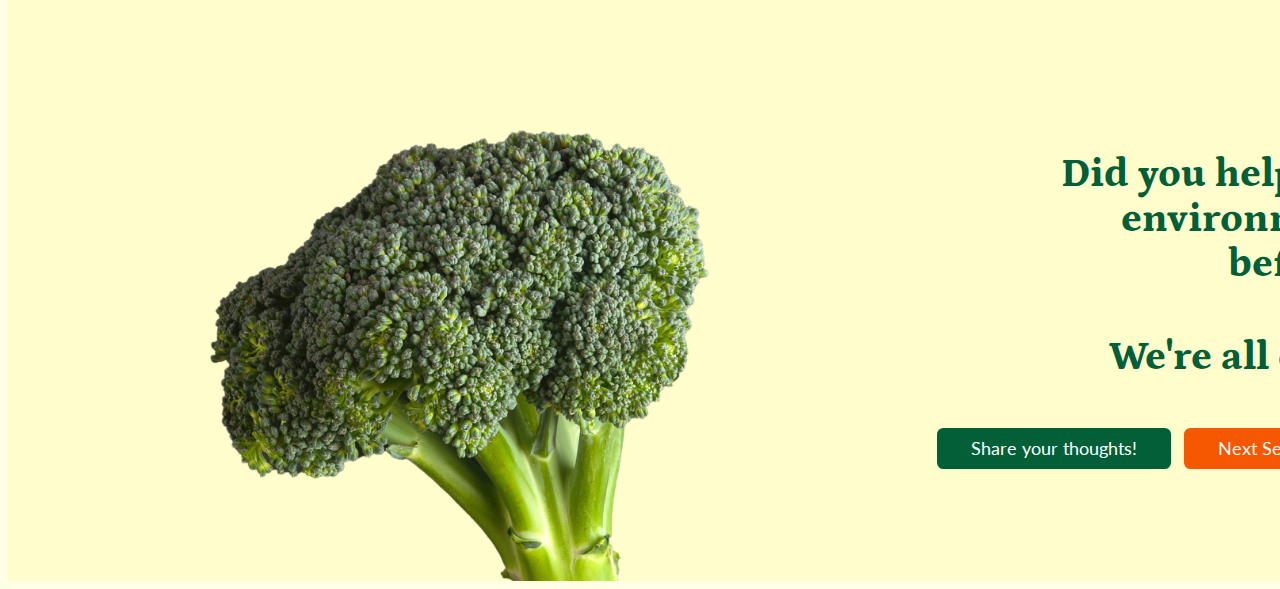
<file: pages/summer.html>
<!DOCTYPE html>
<html lang="en">
<!-- Header Tag (Start) -->
<head>
    <meta charset="UTF-8">
    <meta http-equiv="X-UA-Compatible" content="IE=edge">
    <meta name="viewport" content="width=device-width, initial-scale=1.0">
    <title>Four Seasons - Summer</title>

    <!-- Fonts (Start) -->
    <!-- Fonts (End) -->

    <!-- Stylesheets (Start) -->
    <link href="https://cdn.jsdelivr.net/npm/bootstrap@5.3.0-alpha1/dist/css/bootstrap.min.css" rel="stylesheet" integrity="sha384-GLhlTQ8iRABdZLl6O3oVMWSktQOp6b7In1Zl3/Jr59b6EGGoI1aFkw7cmDA6j6gD" crossorigin="anonymous">
	<link rel="stylesheet" type="text/css" href="../css/style.css">
    <link rel="stylesheet" type="text/css" href="../css/summer.css">
    <!-- Stylesheets (End) -->

</head>
<!-- Header Tag (End) -->

<body>
    <!-- Navbar (Start) -->
      <nav class="navbar navbar-expand-lg nav-summer">
        <div class="container-fluid">
            <a class="navbar-brand" href="../index.html">
                <img class="brand-full" src="../assets/summer/logo-summer-section1.svg" alt="NCBGarden Logo">
                <img class="brand-half" src="../assets/summer/logo-summer-section5.svg" alt="NCBGarden Logo">
            </a>
            <button class="navbar-toggler" type="button" data-bs-toggle="collapse" data-bs-target="#navbarNav" aria-controls="navbarNav" aria-expanded="false" aria-label="Toggle navigation">
                <span class="navbar-toggler-icon"></span>
            </button>
            <div class="collapse navbar-collapse" id="navbarNav">
                <ul class="navbar-nav ms-auto text-center">
                <li class="nav-item">
                    <a class="nav-link" href="../index.html">Home</a>
                </li>
                <li class="nav-item">
                    <a class="nav-link" aria-current="page" href="spring.html">Spring</a>
                </li>
                <li class="nav-item">
                    <img id="nav-summer-img" class="nav-thumbnail text-center" src="../assets/summer/sun-icon-section1.svg" alt="sun">
                    <a class="nav-link summer-active" href="summer.html">Summer</a>
                </li>
                <li class="nav-item">
                    <a class="nav-link" href="fall.html">Fall</a>
                </li>
                <li class="nav-item">
                    <a class="nav-link" href="winter.html">Winter</a>
                </li>
                <li class="nav-item">
                    <a class="nav-link" href="http://ncbgarden.ca/">Get to Know Us</a>
                </li>
                </ul>
            </div>
        </div>
      </nav>
    <!-- Navbar (End) -->

    <!-- First Section (Start) -->
    <div id="summer-first-sec" class="section landing-sec">
        <div class="row d-flex align-items-center">
            <div class="col-xs-12 text-center">
                <img class="custom-thumbnail" id="summer-icon" src="../assets/summer/sun-section1.svg" alt="summer icon">
                <h1>Be proactive for a <br> sustainable summer!</h1>
                <button id="summer-btn1" type="button" class="custom-btn"><a href="#summer-second-sec">Let's Explore</a></button>
            </div>     
            <img id="summer-fsec-img1" src="../assets/summer/lettuce-left-section1.png" alt="left leaf side">
            <img id="summer-fsec-img2" src="../assets/summer/lettuce-right-section1.png" alt="right leaf side">
            <img id="summer-fsec-img3" src="../assets/summer/kale-left-section1.png" alt="left leaf bottom">
            <img id="summer-fsec-img4" src="../assets/summer/kale-right-section1.png" alt="right leaf bottom">
        </div>     
    </div>
    <!-- First Section (End) -->

    <!-- Second Section (Start) -->
    <div id="summer-second-sec" class="section">
        <div class="row gy-5 d-flex align-items-center">
            <div class="col-lg-5 col-xs-12 mx-auto text-section2">
                <h2>1. <br> Plant <br> some veggies</h2>
                <p>Have you ever tasted a freshly-picked sun-kissed homegrown tomato? Have you considered how easy it is to get started with your backyard or balcony garden?  And did you know that <a href="https://www.news.ucsb.edu/2016/017071/how-does-your-garden-grow"> “greenhouse gas emissions can be cut by 2 kilograms</a> for every kilo of homegrown vegetable when compared to the store-bought counterpart?” There are many YouTube videos and books to help you get started. We encourage you to discover the joys of homegrown veggies!
                </p>
            </div>
            <div class="col-lg-auto col-xs-12 mx-auto d-flex justify-content-center">
                <img class="section-img" src="../assets/summer/tomato-image-section2.jpg" alt="Person planting with a tomato">
            </div>
        </div>
        <div id="summer-ssec-thumbnail-sec" class="row justify-content-center mt-5 gy-5">
            <div class="col-lg-3 col-xs-12 text-center book-item">
                <a href="https://ottawa.bibliocommons.com/v2/record/S26C954971"><img class="section2-thumbnail" src="../assets/summer/book1-section2.png" alt="The downsized veggie garden book cover"></a>
                <p class="book-title"><a href="https://ottawa.bibliocommons.com/v2/record/S26C954971">The Downsized Veggie Garden Book:</a> How to Garden Small Wherever You Live, Whatever Your Space </p>
                <p class="author">Kate Copsey</p>
            </div>
            <div class="col-lg-3 col-xs-12 text-center book-item">
                <a href="https://ottawa.bibliocommons.com/v2/record/S26C954970"><img class="section2-thumbnail" src="../assets/summer/book2-section2.png" alt="DIY Garden Projects book cover"></a>
                <p class="book-title"><a href="https://ottawa.bibliocommons.com/v2/record/S26C954970">Little Veggie Patch Co, DIY Garden Projects</a></p>
                <p class="author">Mat Pember</p>
            </div>
            <div class="col-lg-3 col-xs-12 text-center book-item">
                <a href="https://ottawa.bibliocommons.com/v2/record/S26C958002"><img class="section2-thumbnail" src="../assets/summer/book3-section2.jpg" alt="Power Plants book cover"></a>
                <p class="book-title"><a href="https://ottawa.bibliocommons.com/v2/record/S26C958002">Food to Grow:</a> A Simple No-fail Guide To Growing Your Own Fruits, Vegetables & Herbs</p>
                <p class="author">Frankie Flowers</p>
            </div>
        </div>
        <div class="row">
            <div id="ref-section2" class="col-xs-12 text-center">
                <span class="references-dark"><em>Additional Reference:<a href="https://davidsuzuki.org/living-green/gardening-tips-for-beginners/">Gardening tips for beginners</a></em></span>
            </div>
        </div>
        <img id="summer-ssec-img1" src="../assets/summer/kale-left-section2.png" alt="left leaf bottom">
        <img id="summer-ssec-img2" src="../assets/summer/kale-right-section2.png" alt="right leaf bottom">
    </div>
    <!-- Second Section (End) -->

    <!-- Third Section (Start) -->
    <div id="summer-third-sec" class="section">
        <div class="row gy-5 d-flex align-items-center">
            <div class="col-lg-auto col-xs-12 mx-auto d-flex justify-content-center section-3-img">
                <img class="section-img" src="../assets/summer/flower-image-section3.jpg" alt="Hands meeting in the center with a flower" >
            </div>
            <div class="col-lg-5 col-xs-12 mx-auto section-3-text">
                <h2>2. <br> Volunteer <br> Lend a hand to your community</h2>
                <p>There are many excellent community charitable organizations that need and would appreciate your help. You may want to try something new or add your talent to support your neighbour or community. For many people, volunteerism is a source of great joy and satisfaction. Find your passion, show up, be a team player, be active and build your network. You will be making a positive difference in our world.
                </p>
                <span class="references-light"><em>See more here: <a href="https://volunteerottawa.ca/for-volunteers/group-volunteers/?gclid=Cj0KCQjw27mhBhC9ARIsAIFsETFlVKElGmOtqrlHSbMpeT-8IgoRimozAImYh6zcmSeTiU5qN2D3N0waAgRhEALw_wcB"> https://volunteerottawa.ca/ </a></em></span>
            </div>
        </div>
    </div>
    <!-- Third Section (End) -->

    <!-- Fourth Section (Start) -->
    <div id="summer-fourth-sec" class="section">
        <div class="row gy-5 d-flex align-items-center">
            <div class="col-lg-4 col-xs-12 mx-auto text-section4">
                <h2>3. <br> Freeze fresh produce </h2>
                <p> Is there anything better than fresh rhubarb compote in the winter? Or fresh corn niblets in that taco soup? Learning how to freeze fresh produce to enjoy in the off-seasons. Capture the peak flavour of freshly harvested produce and preserving it when produce is bountiful and least expensive. Check out how to freeze more than 55 popular fruits and vegetables with Freeze Fresh - author Crystal Schmidt shares her freezing preparation techniques including pre-cooking, slicing, blanching and more.
                </p>
                <span class="references-dark"><em>See more here: <a href="https://ottawa.bibliocommons.com/v2/record/S26C1367536">Freeze Fresh by Crystal Schmidt</a></em></span>
            </div>
            <div class="col-lg-auto col-xs-12 mx-auto d-flex justify-content-center">
                <img class="section-img" src="../assets/summer/book-freeze-fresh-section4.jpg" alt="Freeze fresh book cover fruits">
            </div>
        </div>       
    </div>
    <!-- Fourth Section (End) -->

    <!-- Fifth Section (Start) -->
    <div id="summer-fifth-sec" class="section">
        <div class="row gy-5 d-flex align-items-center">
            <div class="col-lg-4 col-xs-12 mx-auto text-section5">
                <h2>4. <br> Take time to enjoy <br> great book reads </h2>
                <p>Find that perfect spot, sit back and catch-up on some summertime reading. Learn how to help the environment, prepare healthier food or build wellness for you and your family. Your local library offers a wide range of programming, Did you know that your local library has a multitude of avenues to explore new topics? You can also combine your love of reading by volunteering at a local school or a senior’s residence.
                </p> 
                <p>    
                Here are many benefits of reading: <a href="https://markhampubliclibrary.ca/blogs/post/top-10-benefits-of-reading-for-all-ages/">Top 10 benefits of reading for all ages</a>
                </p>
                <h4>List of Books:</h4>
                <ul>
                    <li><a href="https://ottawa.bibliocommons.com/v2/record/S26C1406737">Heart to Heart: A Conversation on Love and Hope for our Precious Planet, Dalai Lama </a></li>
                    <li><a href="https://ottawa.bibliocommons.com/v2/record/S26C1390047">We are the ARK: Returning Our Gardens to Their True Nature with Acts of Restorative Kindness, Mary Reynolds</a></li>
                </ul>
            </div>
            <div class="col-lg-auto col-xs-12 mx-auto d-flex justify-content-center">
                <img class="section-img" src="../assets/summer/image-reading-section5.jpg" alt="A child and its grandmother reading together a book ">
            </div>
        </div>     
        <div class="row footer gy-5">
            <div class="col-lg-4 col-xs-12 mx-auto footer-sec1">
                <img id="summer-fifth-img1" src="../assets/summer/broccoli-section5.png" alt="Broccoli">
            </div>
            <div class="col-lg-auto col-xs-12 mx-auto footer-sec2 ">
                    <img class="footer-brand" src="../assets/summer/logo-summer-section5.svg" alt="logo">
                    <h2 class="title-footer">Did you help the <br> environment <br> before?</h2>
                    <h2>We're all ears!</h2>
                        <button id="summer-btn2" type="button" class="custom-btn">
                            <a href="form.html">Share your thoughts!</a>
                        </button>

                        <button id="summer-btn3" type="button" class="custom-btn"><a href="fall.html">Next Season ></a></button>               
            </div>
        </div>                     
    </div>
    <!-- Fifth Section (End) -->

<!-- Scripts (Start)-->
<script src="https://cdn.jsdelivr.net/npm/bootstrap@5.3.0-alpha1/dist/js/bootstrap.bundle.min.js" integrity="sha384-w76AqPfDkMBDXo30jS1Sgez6pr3x5MlQ1ZAGC+nuZB+EYdgRZgiwxhTBTkF7CXvN" crossorigin="anonymous"></script>
<script src="../js/script.js"></script>   
<!-- Scripts (End) --> 
</body>
</html>
</file>
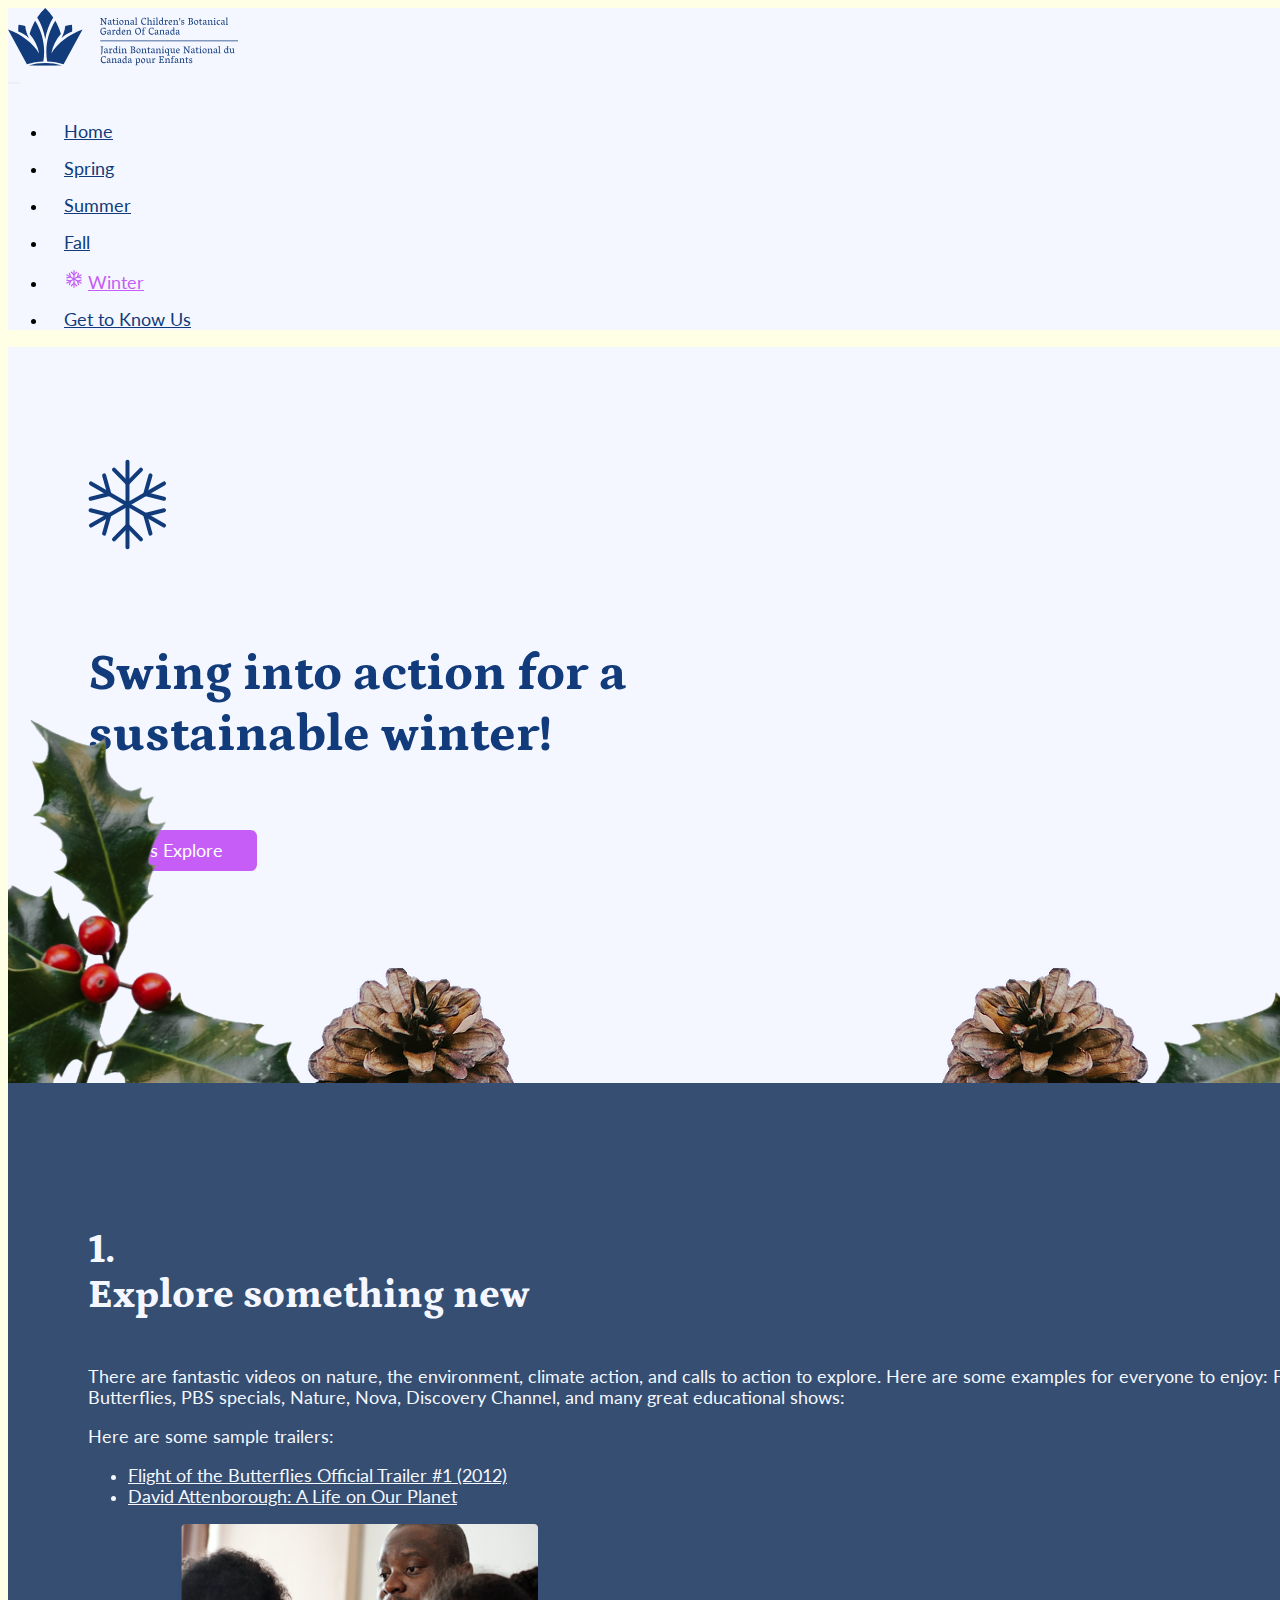
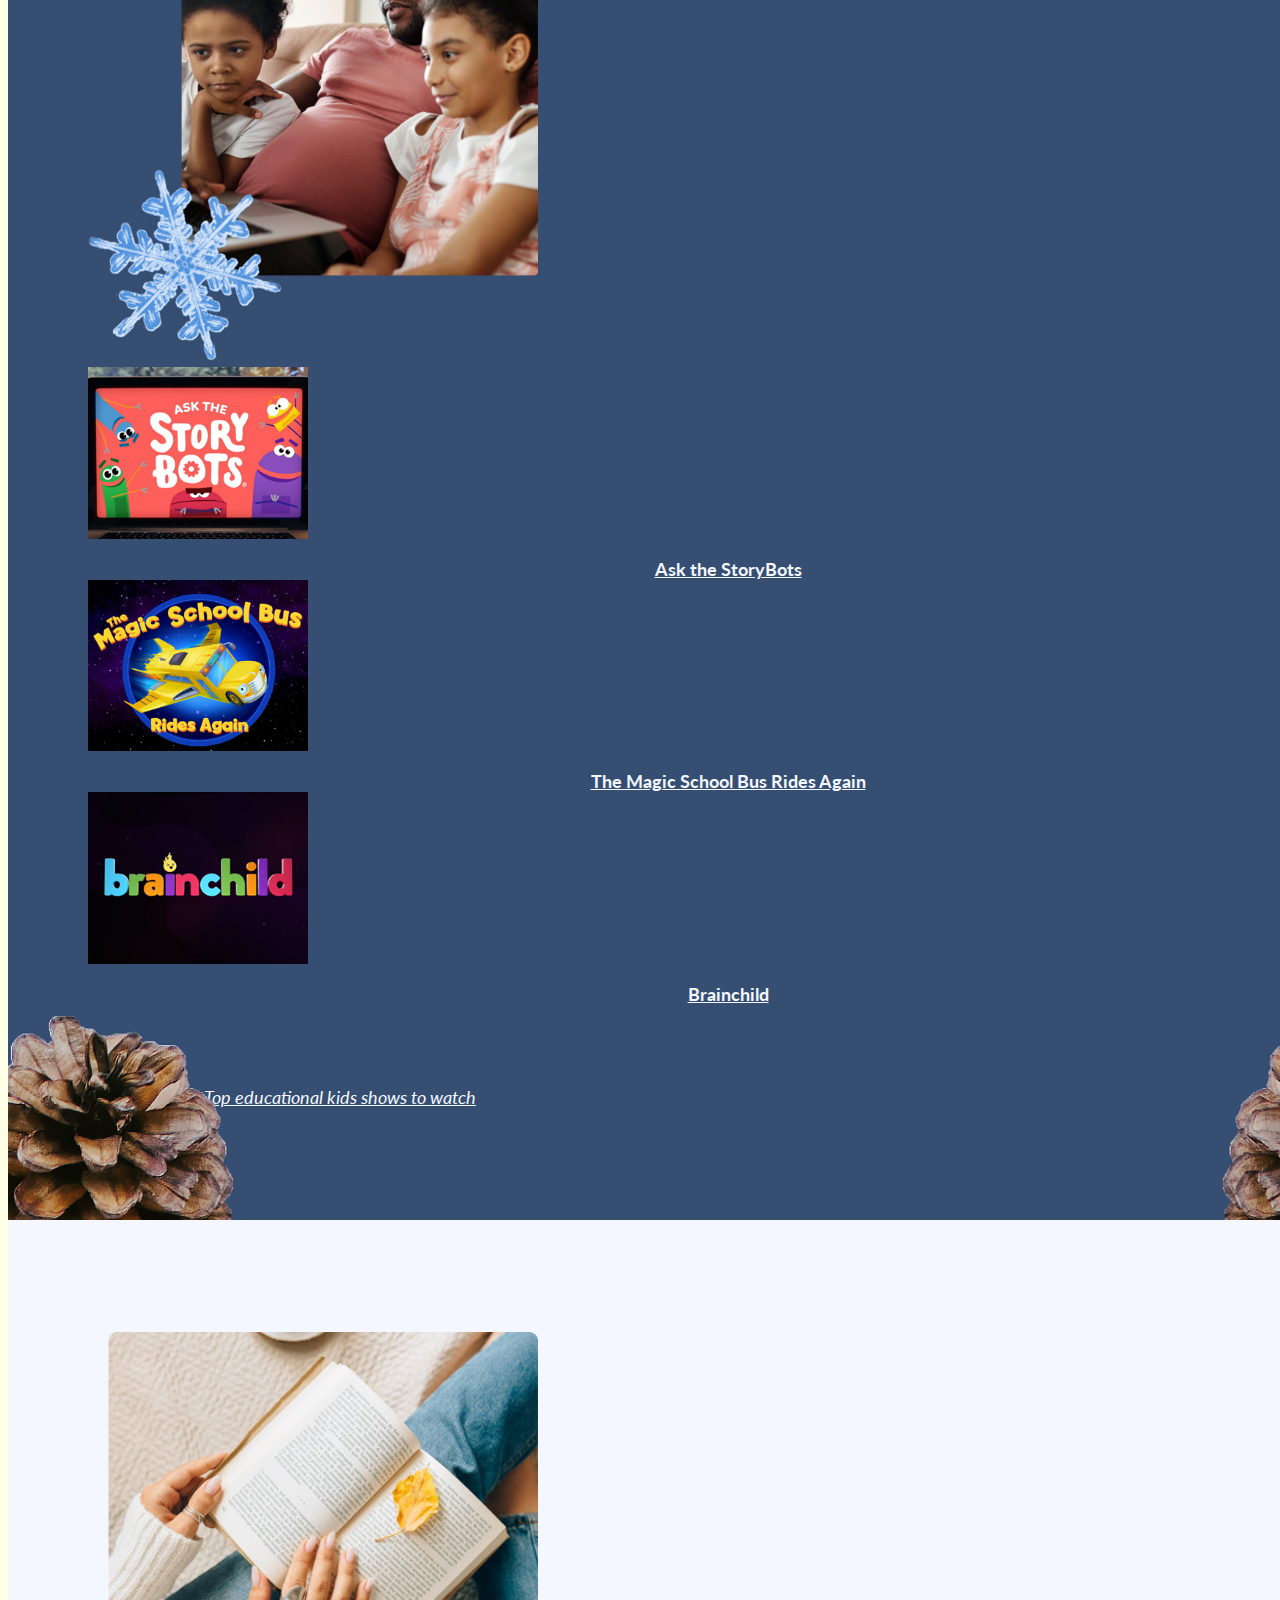
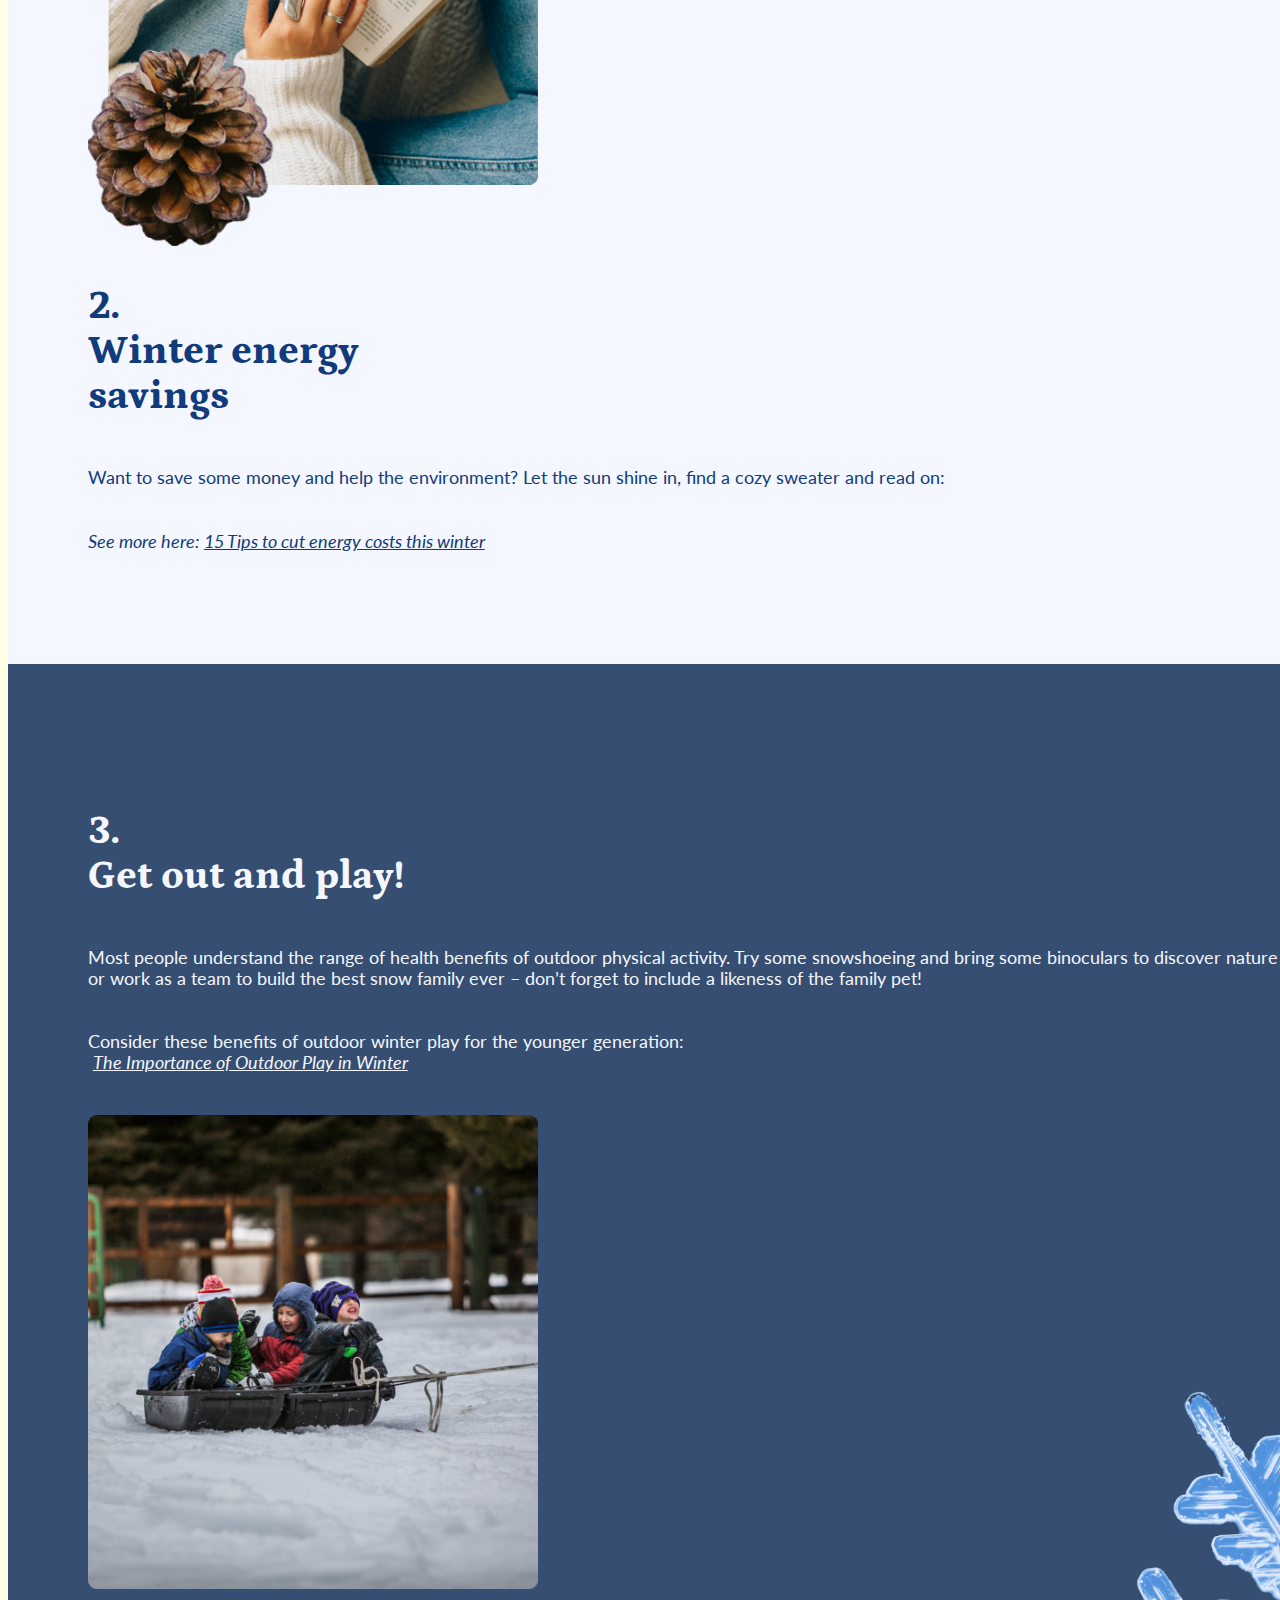
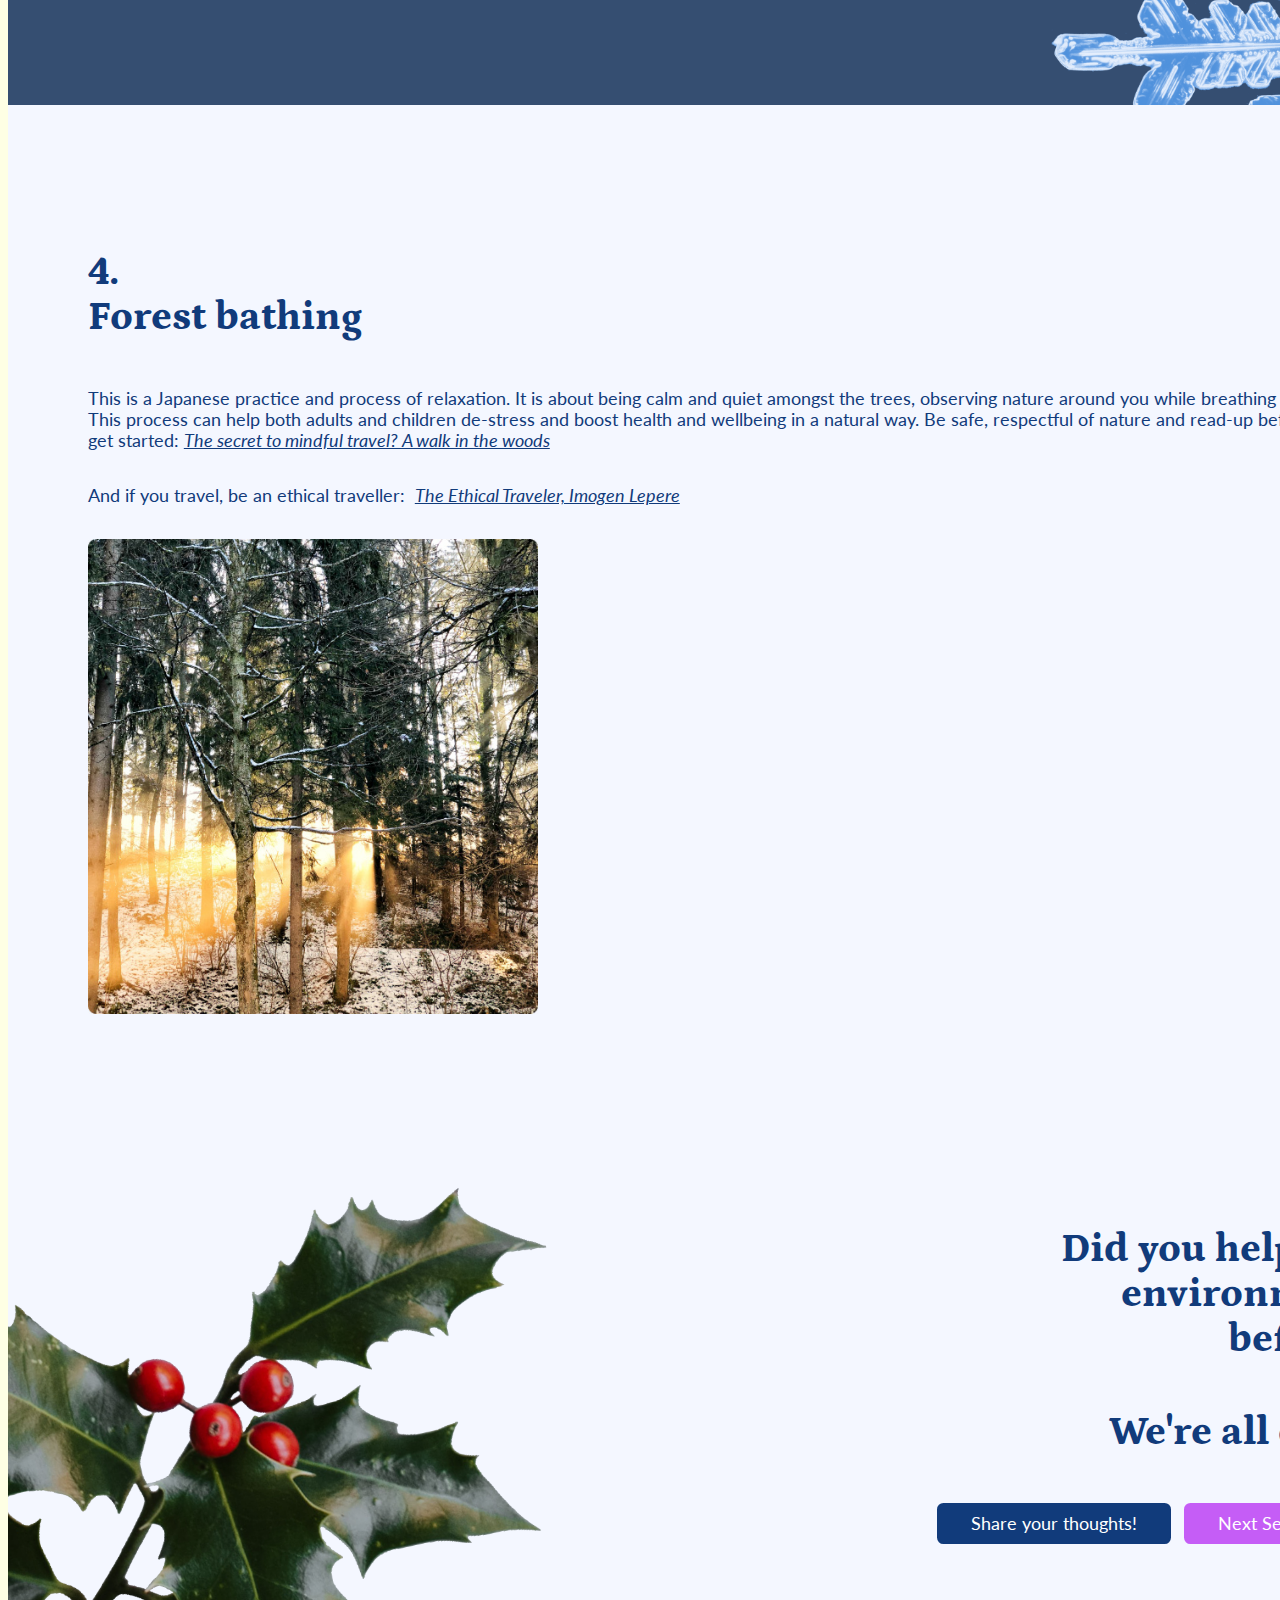
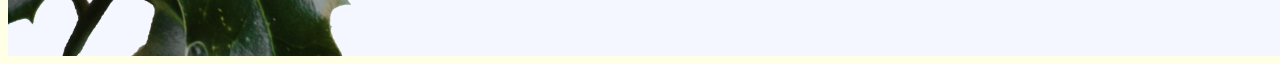
<file: pages/winter.html>
<!DOCTYPE html>
<html lang="en">
<!-- Header Tag (Start) -->
<head>
    <meta charset="UTF-8">
    <meta http-equiv="X-UA-Compatible" content="IE=edge">
    <meta name="viewport" content="width=device-width, initial-scale=1.0">
    <title>Four Seasons - Winter</title>

    <!-- Fonts (Start) -->
    <!-- Fonts (End) -->

    <!-- Stylesheets (Start) -->
    <link href="https://cdn.jsdelivr.net/npm/bootstrap@5.3.0-alpha1/dist/css/bootstrap.min.css" rel="stylesheet" integrity="sha384-GLhlTQ8iRABdZLl6O3oVMWSktQOp6b7In1Zl3/Jr59b6EGGoI1aFkw7cmDA6j6gD" crossorigin="anonymous">
	<link rel="stylesheet" type="text/css" href="../css/style.css">
    <link rel="stylesheet" type="text/css" href="../css/winter.css">
    <!-- Stylesheets (End) -->

</head>
<!-- Header Tag (End) -->

<body>
    <!-- Navbar (Start) -->
      <nav class="navbar navbar-expand-lg nav-winter">
        <div class="container-fluid">
            <a class="navbar-brand" href="../index.html">
                <img class="brand-full" src="../assets/winter/logo-winter-section1.svg" alt="NCBGarden Logo">
                <img class="brand-half" src="../assets/winter/winter-logo-section5.svg" alt="NCBGarden Logo">
            </a>
            <button class="navbar-toggler" type="button" data-bs-toggle="collapse" data-bs-target="#navbarNav" aria-controls="navbarNav" aria-expanded="false" aria-label="Toggle navigation">
                <span class="navbar-toggler-icon"></span>
            </button>
            <div class="collapse navbar-collapse " id="navbarNav">
                <ul class="navbar-nav ms-auto text-center">
                <li class="nav-item">
                    <a class="nav-link" href="../index.html">Home</a>
                </li>
                <li class="nav-item">
                    <a class="nav-link" aria-current="page" href="spring.html">Spring</a>
                </li>
                <li class="nav-item">
                    <a class="nav-link" href="summer.html">Summer</a>
                </li>
                <li class="nav-item">
                    <a class="nav-link" href="fall.html">Fall</a>
                </li>
                <li class="nav-item">
                    <img id="nav-winter-img" class="nav-thumbnail text-center" src="../assets/winter/winter-icon.svg" alt="snowflake">
                    <a class="nav-link winter-active" href="winter.html">Winter</a>
                </li>
                <li class="nav-item">
                    <a class="nav-link" href="http://ncbgarden.ca/">Get to Know Us</a>
                </li>
                </ul>
            </div>
        </div>
      </nav>
    <!-- Navbar (End) -->

    <!-- First Section (Start) -->
    <div id="winter-first-sec" class="section landing-sec">
        <div class="row d-flex align-items-center">
            <div class="col-xs-12 text-center">
                <img class="custom-thumbnail" src="../assets/winter/winter-icon-section1.svg" alt="winter icon">
                <h1>Swing into action for a <br> sustainable winter!</h1>
                <button id="winter-btn1" type="button" class="custom-btn"><a href="#winter-second-sec">Let's Explore</a></button>
            </div>     
            <img id="winter-fsec-img1" src="../assets/winter/holly-left-section1.png" alt="left leaf side">
            <img id="winter-fsec-img2" src="../assets/winter/holly-left-section1.png" alt="right leaf side">
            <img id="winter-fsec-img3" src="../assets/winter/pinecone-left-section1.png" alt="left leaf bottom">
            <img id="winter-fsec-img4" src="../assets/winter/pinecone-left-section1.png" alt="right leaf bottom">
        </div>     
    </div>
    <!-- First Section (End) -->

    <!-- Second Section (Start) -->
    <div id="winter-second-sec" class="section">
        <div class="row gy-5 d-flex align-items-center">
            <div class="col-lg-5 col-xs-12 mx-auto text-section2">
                <h2>1. <br> Explore something new </h2>
                <p>There are fantastic videos on nature, the environment, climate action, and calls to action to explore. Here are some examples for everyone to enjoy: Flight of the Butterflies, PBS specials, Nature, Nova, Discovery Channel, and many great educational shows:  
                </p>
                <p> 
                    Here are some sample trailers:  
                </p>
                <ul>
                    <li><a href="https://www.youtube.com/watch?v=03soGDi4gSg">Flight of the Butterflies Official Trailer #1 (2012) </a></li>
                    <li><a href="https://www.youtube.com/watch?v=64R2MYUt394">David Attenborough: A Life on Our Planet </a></li>
                </ul>
            </div>
            <div class="col-lg-auto col-xs-12 mx-auto d-flex justify-content-center">
                <img class="section-img" src="../assets/winter/winter-image-section2.jpg" alt="image of a family reading">
            </div>
        </div>
        <div id="winter-ssec-thumbnail-sec" class="row justify-content-center mt-3 gy-5">
            <div class="col-lg-3 col-xs-12 text-center book-item ">
                <a href="https://youtu.be/9FCShwud4nM"><img class="section2-thumbnail" src="../assets/winter/storybots.png" alt="Thumbnail of ask the storybots show"></a>
                <p class="book-title"><a href="https://youtu.be/9FCShwud4nM">Ask the StoryBots</a></p>
            </div>
            <div class="col-lg-3 col-xs-12 text-center book-item">
                <a href="https://www.youtube.com/watch?v=GoiTW2zw80c"><img class="section2-thumbnail" src="../assets/winter/schoolbus.png" alt="Thumbnail of the magic schoolbus show"></a>
                <p class="book-title"><a href="https://www.youtube.com/watch?v=GoiTW2zw80c">The Magic School Bus Rides Again</a></p>
            </div>
            <div class="col-lg-3 col-xs-12 text-center book-item">
                <a href="https://www.youtube.com/watch?v=U2WK7PjeVYs"><img class="section2-thumbnail" src="../assets/winter/brainchild.png" alt="Thumbnail of the show brainchild"></a>
                <p class="book-title"><a href="https://www.youtube.com/watch?v=U2WK7PjeVYs">Brainchild</a></p>
            </div>
        </div>
        <div class="row">
            <div id="ref-section2" class="col-xs-12 text-center">
                <span class="references-dark"><em>See more here:<a href="https://www.splashlearn.com/blog/top-educational-kids-shows-to-watch/">Top educational kids shows to watch</a></em></span>
            </div>
        </div>
        <img id="winter-ssec-img1" src="../assets/winter/pinecone-left-section2.png" alt="left leaf bottom">
        <img id="winter-ssec-img2" src="../assets/winter/pinecone-left-section2.png" alt="right leaf bottom">
    </div>
    <!-- Second Section (End) -->

    <!-- Third Section (Start) -->
    <div id="winter-third-sec" class="section">
        <div class="row gy-5 d-flex align-items-center">
            <div class="col-lg-auto col-xs-12 mx-auto d-flex justify-content-center section-3-img">
                <img class="section-img" src="../assets/winter/energy-image-section3.jpg" alt="Image of a person reading with a sweater" >
            </div>
            <div class="col-lg-5 col-xs-12 mx-auto section-3-text">
                <h2>2. <br> Winter energy <br> savings</h2>
                <p>Want to save some money and help the environment? Let the sun shine in, find a cozy sweater and read on:
                </p>
                <span class="references-light"><em>See more here:<a href="https://energyrates.ca/15-tips-to-cut-energy-costs-this-winter/">15 Tips to cut energy costs this winter</a></em></span>
            </div>
        </div>
    </div>
    <!-- Third Section (End) -->

    <!-- Fourth Section (Start) -->
    <div id="winter-fourth-sec" class="section">
        <div class="row gy-5 d-flex align-items-center">
            <div class="col-lg-5 col-xs-12 mx-auto text-section4">
                <h2>3. <br> Get out and play!</h2>
                <p> Most people understand the range of health benefits of outdoor physical activity. Try some snowshoeing and bring some binoculars to discover nature up-close or work as a team to build the best snow family ever – don’t forget to include a likeness of the family pet!
                </p>
                <p>
                    Consider these benefits of outdoor winter play for the younger generation:
                    <span class="references-dark"><em><br><a href="https://montessoriacademy.com.au/outdoor-play-in-winter/">The Importance of Outdoor Play in Winter</a></em></span>
                </p>

            </div>
            <div class="col-lg-auto col-xs-12 mx-auto d-flex justify-content-center">
                <img class="section-img section-img-overlay" src="../assets/winter/kids-image-section4.png" alt="Image of kids playing in snow">
            </div>
        </div>  
        <img id="winter-frsec-img1" src="../assets/winter/snowflake-section3.png" alt="Image of a snowflake">      
    </div>
    <!-- Fourth Section (End) -->

    <!-- Fifth Section (Start) -->
    <div id="winter-fifth-sec" class="section">
        <div class="row gy-5 d-flex align-items-center">
            <div class="col-lg-5 col-xs-12 mx-auto text-section5">
                <h2>4. <br> Forest bathing</h2>
                <p>This is a Japanese practice and process of relaxation. It is about being calm and quiet amongst the trees, observing nature around you while breathing deeply. This process can help both adults and children de-stress and boost health and wellbeing in a natural way. Be safe, respectful of nature and read-up before you get started:<span class="references-light"><em><a href="https://www.nationalgeographic.com/travel/article/forest-bathing-nature-walk-health">The secret to mindful travel? A walk in the woods</a></em></span>   
                </p>
                <p> And if you travel, be an ethical traveller: <span class="references-light"><em><a href="https://www.nationalgeographic.com/travel/article/forest-bathing-nature-walk-health">The Ethical Traveler, Imogen Lepere</a></em></span> </p>

            </div>
            <div class="col-lg-auto col-xs-12 mx-auto d-flex justify-content-center">
                <img class="section-img" src="../assets/winter/trees-section5.jpg" alt="forest">
            </div>
        </div>     
        <div class="row footer gy-5 d-flex align-items-center">
            <div class="col-lg-4 col-xs-12 mx-auto footer-sec1">
                <img id="winter-fifth-img1" src="../assets/winter/holly-section5.png" alt="flower">
            </div>
            <div class="col-lg-auto col-xs-12 mx-auto footer-sec2 ">
                    <img class="footer-brand" src="../assets/winter/winter-logo-section5.svg" alt="logo">
                    <h2 class="title-footer">Did you help the <br> environment <br> before?</h2>
                    <h2>We're all ears!</h2>
                        <button id="winter-btn2" type="button" class="custom-btn">
                            <a href="form.html">Share your thoughts!</a>
                        </button>
                    <button id="winter-btn3" type="button" class="custom-btn"><a href="spring.html">Next Season ></a></button>               
            </div>
        </div>                     
    </div>
    <!-- Fifth Section (End) -->

<!-- Scripts (Start)-->
<script src="https://cdn.jsdelivr.net/npm/bootstrap@5.3.0-alpha1/dist/js/bootstrap.bundle.min.js" integrity="sha384-w76AqPfDkMBDXo30jS1Sgez6pr3x5MlQ1ZAGC+nuZB+EYdgRZgiwxhTBTkF7CXvN" crossorigin="anonymous"></script>
<script src="../js/script.js"></script>   
<!-- Scripts (End) --> 
</body>
</html>
</file>
<file: css/style.css>
/* ============
    Fonts
============ */   

/* Headings: Petrona, Body: Lato */

@import url('https://fonts.googleapis.com/css2?family=Lato:ital,wght@0,400;0,700;1,400;1,700&family=Petrona:ital,wght@0,400;0,700;0,800;1,400;1,700;1,800&display=swap');

/* ================
    Color Palette
================ */ 
:root {
    --spring-brand: #007935;
    --spring-primary: #FEFFE4;
    --spring-accent:#FF2E71;
    --spring-secondary: #FFF7BD;
    --spring-tertiary: #003c1a;

    --summer-brand: #025F38;
    --summer-primary: #FFFDCB;
    --summer-accent:#F55800;
    --summer-secondary: #CCE436;

    --fall-brand: #283618;
    --fall-primary: #FFF7F2;
    --fall-accent:#C44536;
    --fall-secondary: #606C38;
    --fall-tertiary: #0f1608;

    --winter-brand: #113B7B;
    --winter-primary: #F4F7FF;
    --winter-accent:#C55DF6;
    --winter-secondary: #354E71;
    --winter-tertiary: #091a33;    
}

/* =================
    General Styles
================= */ 

body {
    width: 100vw;
    font-family: 'Lato', sans-serif;
    padding: 0;
    background-color: var(--spring-primary) ;
    font-size: 1rem;
}

h1, h2, h3, h4, h5 {
    font-family: 'Petrona', serif;
    font-weight: 700;
}

h1, h3 {
    margin-bottom: 2rem;
}

h1 {
    font-size: 3.2rem;
    font-weight: 800;
    line-height: 3.8rem;
    padding-top: 3.5rem;
    padding-bottom: 2rem;
}

h2{
    font-size: 2.5rem;
    font-weight: 800;
    margin-bottom: 3rem;
}

h3{
    font-size: 2rem;
}

p, ul, span, a {
    font-size: 1.1rem;
    font-family: 'Lato', sans-serif;
}

li {
    font-size: 1rem;
}

.custom-btn{
    padding: 0.5rem 2rem;
    border-radius: 0.4rem;
}

.section {
    width: 100%;
    padding: 7rem 5rem;
    font-size: 1.2rem;
}

.landing-sec {
    min-height: 32rem;
}

.section-img {
    max-width: 450px;
}

.section-img-overlay {
    z-index: 100;
}

.custom-thumbnail {
    padding-bottom: 1rem;
}

.section2-thumbnail {
    max-width: 200px;
    margin-bottom: 1rem;
}

.footer {   
    text-align: right;
    padding-top: 5rem;
}

.footer-brand {
    padding-bottom: 1rem;
}    

span .references {
    /* padding: 2rem 0 0 0; */
    margin-top: 4rem !important;
}

/* =================
    Navigation
================= */
#navbarNav ul {
    align-items: flex-end;
}

#navbarNav li {
    padding-top: 1rem;
}

.brand-full {
    max-width: 230px;
    display: block;
}

.brand-half {
    max-height: 57.95px;
    display: none;
}

.navbar-toggler {
    border: none;
}

.navbar-toggler:focus {
    box-shadow: none;
}

nav ul li {
    padding: 0 1rem;

}

.nav-link {
    color: var(--spring-brand);
}

.nav-link .active a{
    color: var(--spring-accent);
}


/* =================
    Home Page
================= */

#index-logo {
    width: 5rem;
    padding-bottom: 2rem;
}

#index-header {
    padding: 6.5rem 7rem 2rem 7rem;
}

#index-h1 {
    font-size: 4rem;
    line-height: 4rem;
    color: var(--spring-brand);
}

#index-p {
    font-size: 1.8rem;
    color: var(--spring-brand);
    border-left: 1px solid var(--spring-brand);
    padding-left: 5rem;
}

#index-p a {
    color: var(--spring-brand);
    font-size: 1.8rem;
}

#index-p a:hover {
    color: var(--spring-accent);
}

#index-main {
    padding: 2rem 4.5rem 2rem 4.5rem;
}

#spring-btn a {
    font-size: 2.7rem;
    font-family: 'Petrona', serif;
    font-weight: 700;
    color: var(--spring-secondary);
    text-decoration: none;
    text-align: center;
    background-image: url(../assets/index-nav/spring-icon-btn.svg);
    background-repeat: no-repeat;
    background-size: 9rem;
    background-color: var(--spring-brand);
    background-position: left;
    padding: 2rem;
    width: 18rem;
    border-radius: 0.8rem;
    transition: background-color 0.5s ease;
}

#spring-btn a:hover {
    background-color: var(--spring-accent);
}

#summer-btn a {
    font-size: 2.7rem;
    font-family: 'Petrona', serif;
    font-weight: 700;
    color: var(--summer-brand);
    text-decoration: none;
    text-align: center;
    background-image: url(../assets/index-nav/summer-icon-btn.svg);
    background-repeat: no-repeat;
    background-size: 9rem;
    background-color: var(--summer-secondary);
    background-position: left;
    padding: 2rem;
    width: 18rem;
    border-radius: 0.8rem;
    transition: background-color 0.5s ease;
}

#summer-btn a:hover {
    color: var(--summer-primary);
    background-color: var(--summer-accent);
}

#fall-btn a {
    font-size: 2.7rem;
    font-family: 'Petrona', serif;
    font-weight: 700;
    color: var(--fall-primary);
    text-decoration: none;
    text-align: center;
    background-image: url(../assets/index-nav/fall-icon-btn.svg);
    background-repeat: no-repeat;
    background-size: 9rem;
    background-color: var(--fall-brand);
    background-position: left;
    padding: 2rem;
    width: 18rem;
    border-radius: 0.8rem;
    transition: background-color 0.5s ease;
}

#fall-btn a:hover {
    color: var(--summer-primary);
    background-color: var(--fall-accent);

}

#winter-btn a {
    font-size: 2.7rem;
    font-family: 'Petrona', serif;
    font-weight: 700;
    color: var(--winter-primary);
    text-decoration: none;
    text-align: center;
    background-image: url(../assets/index-nav/winter-icon-btn.svg);
    background-repeat: no-repeat;
    background-size: 7.5rem;
    background-color: var(--winter-brand);
    background-position: left;
    padding: 2rem;
    width: 18rem;
    border-radius: 0.8rem;
    transition: background-color 0.5s ease;
}

#winter-btn a:hover {
    color: var(--summer-primary);
    background-color:var(--winter-accent);

}

#instr {
    text-align: center;
    padding-top: 3rem;
    padding-bottom: 5rem;
    color: var(--spring-brand);
}

#instr p {
    font-size: 1.5rem;
}

.buttons {
    display: flex;
    justify-content: center;
}

.homepage {
    height: 100vh;
    background-image: url("../assets/bg-home.svg");
    background-repeat: no-repeat;
    background-position: center;
}


/* =================
    Form Page
================= */ 

.nav-item a:hover {
    color: var(--spring-accent);
}

.section1-form, .section2-form {
    padding: 6rem 2rem;
}

.section2-form label {
    color: var(--spring-brand);
    font-weight: 700;
}

.section1-form h1 {
    color: var(--spring-brand);
    font-weight: 800;
    font-size: 3rem;
    padding-top: 1rem;
}

.section1-form p {
    color: var(--spring-brand);
    font-size: 1.3rem;
}

.section1-form img {
    padding-top: 3rem;
    padding-bottom: 1rem;
}

.section1-form a {
    color: var(--spring-brand);
    font-size: 2rem;
    font-weight: 700;
}

.section1-form a:hover {
    color: var(--spring-accent);
}

.box-form {
    padding: 1rem 1rem;

}

input[type=text] {
    border-color: var(--spring-brand);
    border-width: 0.05rem;
}

#email {
    border-color: var(--spring-brand);
    border-width: 0.05rem;
}

.box-form textarea {
    border-color: var(--spring-brand);
    border-width: 0.05rem;
}

#form-btn {
    background-color: var(--spring-accent);
    border: 2px solid var(--spring-accent); 
    color: #fff;
}

#form-btn a {
    text-decoration: none;
    color: white;
}

#form-btn:hover {
    border: 2px solid var(--spring-accent);  
    background-color: var(--spring-primary);
    color: var(--spring-accent);
}

/* =================
    Media Queries
================= */ 

/* Used only for the form navigation */
@media (min-width: 992px) {
    #form-nav ul li{
        line-height: 72px;
    }
}    

/* Medium devices (tablets, less than 992px) */
@media (max-width: 991.98px) {
    .nav-thumbnail {
        display: none;
    }

    .brand-full {
        display: none;
    }
    
    .brand-half {
        display: block;
    } 

    #navbarNav {
        padding: 4.5rem;   
    }

    #navbarNav ul {
        align-items: stretch;
    }

    #navbarNav ul li{
        border-bottom: solid 1px;
        align-items: flex-end;
    }  

    .section-img {
        max-width: 400px;
    }

    .section-3-img {
        order:2;
    }

    .section-3-text {
        order:1;
    }

}

 /* Small devices (landscape phones, less than 768px) */
 @media (max-width: 767.98px) {
    h1 {
        font-size: 3rem;
        line-height: 3.5rem;
        padding-top: 3rem;
        padding-bottom: 1.5rem;
    }
    
    h2{
        font-size: 2rem;
        margin-bottom: 2rem;
    }
    
    h3{
        font-size: 1.8rem;
    }

    p, a, ul, li, span {
        font-size: 1.05rem;
    } 

    .section-img {
        max-width: 350px;
    }

    .section2-thumbnail {
        max-width: 150px;
    } 
    
    #index-p {
        border: none;
        padding-left: 0;
    }

    #index-main {
        padding: 1rem;
    }

    .section1-form, .section2-form {
        padding: 1.5rem 2rem;

    }

    .footer {
        text-align: left;
    }
    
}

/* X-Small devices (portrait phones, less than 576px) */
@media (max-width: 575.98px) {

    h1 {
        font-size: 2.3rem;
        line-height: 3rem;
        padding-top:2.5rem;
        padding-bottom: 1rem;
    }

    h2 {
        font-size: 2rem;
        margin-bottom: 1.5rem;
    }

    h3 {
        font-size: 1.5rem;
    }

    p, a, ul, li, span {
        font-size: 1rem;
    }

    .section {
        padding: 7rem 2.5rem;
    }

    .section-img {
        max-width: 300px;
    }

    #index-header {
        padding: 2.5rem;
    }

    #index-h1 {
        font-size: 3rem;
        line-height: 3.5rem;
    }

    #index-main {
        padding: 0;
    }

    #fall-btn, #winter-btn {
        margin: 0;
        /* margin-bottom: 1.7rem; */
    }

    .footer .custom-btn{
        width: 100%;
        margin-bottom: 1rem;
    }
    
}
</file>
<file: css/fall.css>
/* =================
    Fall Styles
================= */ 

/* General Styles  */

.references-light a {
    color: var(--fall-brand);
    padding-left: 0.3rem;
}

.references-light a:hover {
    color: var(--fall-accent);
}

.references-dark a {
    color: var(--fall-primary);
    padding-left: 0.3rem;
}

.references-dark a:hover {
    color: var(--fall-tertiary);
}

/* Fall Navigation */

.nav-fall{
    background-color: var(--fall-primary);
}

.nav-link {
    color: var(--fall-brand);
}

.nav-link:hover {
    color: var(--fall-accent);
}

.fall-active {
    color: var(--fall-accent);
}

/* Fall Button 01 */

#fall-btn1 {
    background-color: var(--fall-accent);
    border: 2px solid var(--fall-accent);
    transition: background-color 0.5s ease; 
}

#fall-btn1 a {
    text-decoration: none;
    color: white;
}

#fall-btn1:hover {
    border: 2px solid var(--fall-accent);  
    background-color: var(--fall-primary);
}

#fall-btn1:hover a {
    color: var(--fall-accent);
}

/* Fall Button 02 */

#fall-btn2 {
    background-color: var(--fall-brand);
    border: 2px solid var(--fall-brand);
    margin-right: 0.5rem; 
    transition: background-color 0.5s ease; 
}

#fall-btn2 a {
    text-decoration: none;
    color: white;
}

#fall-btn2:hover {
    border: 2px solid var(--fall-brand);  
    background-color: var(--fall-primary);
}

#fall-btn2:hover a {
    color: var(--summer-brand);
}

/* Fall Button 03 */

#fall-btn3 {
    border: 2px solid var(--fall-accent);   
    background-color: var(--fall-accent);
    transition: background-color 0.5s ease;
}

#fall-btn3 a {
    text-decoration: none;
    color: #FFF;
}

#fall-btn3:hover{
    background-color: var(--fall-primary);
}

#fall-btn3:hover a{
    color: var(--fall-accent);
}

/* Fall Images */

#fall-first-sec img, #fall-second-sec img, 
#fall-third-sec img, #fall-fourth-sec img, 
#fall-fifth-sec img{
    padding: 0;
    margin:0;
}

/* Fall First Section */

#fall-first-sec {
    background-color: var(--fall-primary);
    color: var(--fall-brand);
    position: relative;
    /* padding-top: 2rem; */
}

#fall-fsec-img1 {
    position: absolute;
    bottom: 0;
    left: 0;
    z-index: 1000;
}

#fall-fsec-img2 {
    -webkit-transform: scaleX(-1);
    transform: scaleX(-1);
    position: absolute;
    bottom: 0;
    right: 0;
    z-index: 1000;
}

#fall-fsec-img3 {
    position: absolute;
    bottom: 0;
    left: 15%;
    z-index: 100;
}

#fall-fsec-img4 {
    transform: scaleX(-1);
    position: absolute;
    position: absolute;
    bottom: 0;
    right: 15%;
    z-index: 100;
}

#fall-fsec-img1, #fall-fsec-img2 {
    max-width: 275px;
}

#fall-fsec-img3, #fall-fsec-img4 {
    max-width: 285px;
}

/* Fall Second Section */

#fall-second-sec {
    background-color: var(--fall-secondary);
    color: var(--fall-primary);
    position: relative;
    /* padding-top: 6.5rem;
    padding-bottom: 6rem; */
}

#fall-second-sec h3 {
    padding: 1rem 0;
}

#fall-second-sec p {
    text-align: left;
}

#fall-ssec-thumbnail-sec {
    padding-top: 4rem;
}

#fall-ssec-img1 {
    position: absolute;
    bottom: 0;
    left: 0;
    z-index: 100;
}

#fall-ssec-img2 {
    position: absolute;
    bottom: 0;
    right: 0;
    z-index: 100;
}

#fall-ssec-img1, #fall-ssec-img2 {
    max-width: 400px;
}

#source-section2 {
    padding-top: 3rem;
}

.text-section2 a {
    color: var(--fall-primary);
}

.text-section2 a:hover {
    color: var(--fall-tertiary);
}

/* Fall Third Section */

#fall-third-sec {
    background-color: var(--fall-primary);
    color: var(--fall-brand);
    /* padding-top: 8rem;
    padding-bottom: 4rem; */
}

#fall-third-sec p {
    padding-bottom: 1rem;
}

/* Fall Fourth Section */

#fall-fourth-sec {
    background-color: var(--fall-secondary);
    color: var(--fall-primary);
    position: relative;
    /* padding: 7rem 6rem; */
}

#fall-fourth-sec p {
    padding-bottom: 2rem;
}

#fall-frsec-img1 {
    position: absolute;
    bottom: 0;
    right: 0;
    max-width: 400px;
    z-index: 0;
}

/* Fall Fifth Section */

#fall-fifth-sec {
    background-color:var(--fall-primary);
    color: var(--fall-brand);
    position: relative;
}

#fall-fifth-sec .footer .fall-btn1 {
    margin-right: 1rem;
}

#fall-fifth-img1 {
    position: absolute;
    bottom: 0;
    left: 9%;
    max-width: 500px;
    z-index: 0;
}

#fall-fifth-sec p {
    padding-bottom: 3rem;
}

.footer-sec1 {
    z-index: 0;
}

.footer-sec2 {
    z-index: 1;
}

.title-footer {
    padding-top: 2rem;
}

/* =================
    Media Queries
================= */ 
/* Medium devices (tablets, less than 992px) */
@media (max-width: 991.98px) {
    #navbarNav ul li{
        border-color: var(--fall-brand);
    }  

    #fall-fsec-img1, #fall-fsec-img2, #fall-fsec-img3, #fall-fsec-img4{
        max-width: 200px;
    }

    #fall-ssec-img1, #fall-ssec-img2 {
        max-width: 150px;
    }

    #fall-frsec-img1 {
        max-width: 320px;
    }

    #fall-fifth-img1 {
        left: 5%;
        max-width: 400px;
    }
}

 /* Small devices (landscape phones, less than 768px) */
 @media (max-width: 767.98px) {

    #fall-fsec-img1, #fall-fsec-img2, 
    #fall-fsec-img3, #fall-fsec-img4{
        display: none;
    }

    #fall-ssec-img1, #fall-ssec-img2 {
        display: none;
    }

    #fall-frsec-img1 {
        display: none;
    }

    #fall-fifth-img1 {
        display: none;
    }
}

/* X-Small devices (portrait phones, less than 576px) */
@media (max-width: 575.98px) {
   
}
</file>
<file: css/spring.css>
/* =================
    Spring Styles
================= */ 

/* General Styles  */

.references-light a {
    color: var(--spring-brand);
    padding-left: 0.2rem;
}

.references-light a:hover {
    color: var(--spring-accent);
}

.references-dark a {
    color: var(--spring-secondary);
    padding-left: 0.2rem;
}

.references-dark a:hover {
    color: var(--spring-tertiary);
}


/* Spring Navigation */
.nav-spring{
    background-color: var(--spring-primary);
}

.spring-active {
    color: var(--spring-accent);
}

.nav-link:hover {
    color: var(--spring-accent);
}

/* Spring Button 01 */

#spring-btn1 {
    background-color: var(--spring-accent);
    border: 2px solid var(--spring-accent);
    transition: background-color 0.5s ease;
}

#spring-btn1 a {
    text-decoration: none;
    color: white;
}

#spring-btn1:hover {
    border: 2px solid var(--spring-accent);  
    background-color: var(--spring-primary);
}

#spring-btn1:hover a {
    color: var(--spring-accent);
}

/* Spring Button 02 */

#spring-btn2 {
    background-color: var(--spring-brand);
    border: 2px solid var(--spring-brand);
    margin-right: 0.5rem; 
    transition: background-color 0.5s ease;
}

#spring-btn2 a {
    text-decoration: none;
    color: #fff;
}

#spring-btn2:hover {
    border: 2px solid var(--spring-brand);  
    background-color: var(--spring-primary);
}

#spring-btn2:hover a {
    color: var(--summer-brand);
}

/* Spring Button 03 */

#spring-btn3 {
    border: 2px solid var(--spring-accent);   
    background-color: var(--spring-accent);
    transition: background-color 0.5s ease;
}

#spring-btn3 a {
    text-decoration: none;
    color: #fff;
}

#spring-btn3:hover{
    background-color: var(--spring-primary);
}

#spring-btn3:hover a{
    color: var(--spring-accent);
}

/* Spring Images */

#spring-first-sec img, #spring-second-sec img, 
#spring-third-sec img, #spring-fourth-sec img, 
#spring-fifth-sec img{
    padding: 0;
    margin:0;
}


/* Spring First Section */

#spring-first-sec {
    background-color: var(--spring-primary);
    color: var(--spring-brand);
    position: relative;
    /* padding-top: 2rem; */
}

#spring-fsec-img1 {
    position: absolute;
    bottom: -22%;
    left: 0;
    z-index: 10000;
}

#spring-fsec-img2 {
    position: absolute;
    bottom: -18%;
    right: 0;
    z-index: 10000;
}

#spring-fsec-img3 {
    position: absolute;
    bottom: 0;
    left: 0;
    z-index: 1000;
}

#spring-fsec-img4 {
    position: absolute;
    bottom: 0;
    right: 0;
    z-index: 1000;
}

#spring-fsec-img5 {
    position: absolute;
    bottom: 0;
    left: 10%;
    z-index: 100;
}

#spring-fsec-img6 {
    position: absolute;
    bottom: 0;
    right: 10%;
    z-index: 100;
}

#spring-fsec-img1, #spring-fsec-img2, #spring-fsec-img5, #spring-fsec-img6 {
    max-width: 400px;
}

#spring-fsec-img3, #spring-fsec-img4 {
    max-width: 230px;
}

/* Spring Second Section */

#spring-second-sec {
    background-color: var(--spring-brand);
    color: var(--spring-secondary);
    position: relative;
/*     padding-top: 6.5rem;
    padding-bottom: 6rem; */
}

#spring-second-sec h3 {
    padding: 2rem 0;
    margin: 0;
}

.bottom-content-section2 {
    padding: 0 1.5rem;
}

#spring-second-sec p {
    text-align: left;
}

#source-section2 {
    padding-top: 3rem;
    font-size: 1.2rem;
}

#source-section2 a {
    padding: 0 0.5rem;
    color: var(--spring-secondary);
}

#source-section2 a:hover {
    color: var(--spring-tertiary);
}

#spring-ssec-img1 {
    position: absolute;
    bottom: 0;
    left: 0;
    z-index: 100;
}

#spring-ssec-img2 {
    position: absolute;
    bottom: 0;
    right: 0;
    z-index: 100;
}

/* Spring Third Section */

#spring-third-sec {
    background-color: var(--spring-primary);
    color: var(--spring-brand);
    /* padding-top: 8rem; */
}

#spring-third-sec p {
    padding-bottom: 3rem;
}

/* Spring Fourth Section */

#spring-fourth-sec {
    background-color:var(--spring-brand);
    color: var(--spring-secondary);
    position: relative;
    /* padding-top: 7rem;
    padding-bottom: 7rem; */
}

#spring-fourth-sec p {
    padding-bottom: 3rem;
}

#spring-frsec-img1 {
    position: absolute;
    bottom: -5%;
    right: 0;
    max-width: 400px;
    z-index: 0;

}

/* Spring Fifth Section */

#spring-fifth-sec {
    background-color:var(--spring-primary);
    color: var(--spring-brand);
    position: relative;
    /* padding-top: 7rem; */
}

#spring-fifth-sec p {
    padding-bottom: 3rem;
}

#spring-fifth-sec .footer .spring-btn1 {
    margin-right: 1rem;
}

#spring-fifth-img1 {
    position: absolute;
    bottom: 0;
    left: 10%;
    max-width: 500px;
    z-index: 1000;
}

.title-footer {
    padding-top: 2rem;
}

/* =================
    Media Queries
================= */ 
/* Medium devices (tablets, less than 992px) */
@media (max-width: 991.98px) {
    #navbarNav ul li{
        border-color: var(--spring-brand);
    }  

    #spring-fsec-img1, #spring-fsec-img2, #spring-fsec-img5, #spring-fsec-img6 {
        max-width: 300px;
    }
    
    #spring-fsec-img3, #spring-fsec-img4 {
        max-width: 200px;
    }

    #spring-ssec-img1, #spring-ssec-img2 {
        max-width: 200px;
    }

    #spring-frsec-img1 {
        max-width: 350px;
    }

    #spring-fifth-img1 {
        left: 5%;
        max-width: 400px;
    }
}

 /* Small devices (landscape phones, less than 768px) */
 @media (max-width: 767.98px) {

    #spring-fsec-img1, #spring-fsec-img2, 
    #spring-fsec-img3, #spring-fsec-img4, 
    #spring-fsec-img5, #spring-fsec-img6 {
        display: none;
    }

    #spring-ssec-img1, #spring-ssec-img2 {
        display: none;
    }

    #spring-frsec-img1 {
        display: none;
    }

    #spring-fifth-img1 {
        display: none;
    }


}

/* X-Small devices (portrait phones, less than 576px) */
@media (max-width: 575.98px) {
   
}
</file>
<file: css/summer.css>
/* =================
    Summer Styles
================= */ 


/* General Styles */

.references-light a {
    color: var(--spring-brand);
    padding-left: 0.2rem;
}

.references-light a:hover {
    color: var(--spring-accent);
}

.references-dark a {
    color: var(--spring-secondary);
    padding-left: 0.2rem;
}

.references-dark a:hover {
    color: var(--spring-tertiary);
}

/* Summer Navigation */

.nav-summer{
    background-color: var(--summer-primary);
}

.summer-active {
    color: var(--summer-accent);
}

.nav-link:hover {
    color: var(--summer-accent);
}

/* Summer Button 01 */

#summer-btn1 {
    background-color: var(--summer-accent);
    border: 2px solid var(--summer-accent);
    transition: background-color 0.5s ease; 
}

#summer-btn1 a {
    text-decoration: none;
    color: white;
}

#summer-btn1:hover {
    border: 2px solid var(--summer-accent);  
    background-color: var(--summer-primary);
}

#summer-btn1:hover a {
    color: var(--summer-accent);
}

/* Summer Button 02 */

#summer-btn2 {
    background-color: var(--summer-brand);
    border: 2px solid var(--summer-brand); 
    margin-right: 0.5rem;
    transition: background-color 0.5s ease;
}

#summer-btn2 a {
    text-decoration: none;
    color: white;
}

#summer-btn2:hover {
    border: 2px solid var(--summer-brand);  
    background-color: var(--summer-primary);
}

#summer-btn2:hover a {
    color: var(--summer-brand);
}

/* Summer Button 03 */

#summer-btn3 {
    border: 2px solid var(--summer-accent);   
    background-color: var(--summer-accent);
    transition: background-color 0.5s ease;
}

#summer-btn3 a {
    text-decoration: none;
    color: #fff;
}

#summer-btn3:hover{
    background-color: var(--summer-primary);
}

#summer-btn3:hover a{
    color: var(--summer-accent);
}

/* Summer Images */

#summer-first-sec img, #summer-second-sec img, 
#summer-third-sec img, #summer-fourth-sec img, 
#summer-fifth-sec img{
    padding: 0;
    margin:0;
}

#summer-fsec-img1, #summer-fsec-img2 {
    max-width: 210px;
}

#summer-fsec-img3, #summer-fsec-img4 {
    max-width: 410px;
}

/* Summer First Section */

#summer-first-sec {
    background-color: var(--summer-primary);
    color: var(--summer-brand);
    position: relative;
    /* padding-top: 2rem; */
}

#summer-fsec-img1 {
    position: absolute;
    bottom: 0;
    left: 0;
    z-index: 1000;
}

#summer-fsec-img2 {
    position: absolute;
    bottom: 0;
    right: 0;
    z-index: 1000;
}

#summer-fsec-img3 {
    position: absolute;
    bottom: 0;
    left: 10%;
    z-index: 100;
}

#summer-fsec-img4 {
    position: absolute;
    bottom: 0;
    right: 10%;
    z-index: 100;
}


/* Summer Second Section */

#summer-second-sec {
    background-color: var(--summer-secondary);
    color: var(--summer-brand);
    position: relative;
    /* padding: 6.5rem 6rem 6rem 6rem; */
}

#summer-second-sec h3 {
    padding: 1rem 0;
}

.text-section2 {
    text-align: left;
}

.text-section2 a {
    color: var(--summer-brand);
}

.text-section2 a:hover {
    color: var(--summer-accent);
}

#summer-ssec-img1 {
    position: absolute;
    bottom: 0;
    left: 0;
    z-index: 100;
}

#summer-ssec-img2 {
    position: absolute;
    bottom: 0;
    right: 0;
    z-index: 100;
}

#summer-ssec-img1, #summer-ssec-img2 {
    max-width: 300px;
}

.book-item img {
    border: 1px solid var(--summer-brand);
}

.book-item a {
    color: var(--summer-brand);
    font-weight: 700;
}

.book-item a:hover {
    color: var(--summer-accent);
}

.book-title {
    padding: 1.5rem 1rem;
    margin: 0;
    text-align: center;
}

.author {
    padding: 0 1rem;
    margin: 0;
    font-weight: 700;
    text-align: center;
}

#ref-section2 {
    padding-top: 5rem;
    font-size: 1.2rem;
}

#ref-section2 a {
    color: var(--summer-brand);
    padding-left: 0.5rem;
}

#ref-section2 a:hover {
    color: var(--summer-accent);
}

/* Summer Third Section */

#summer-third-sec {
    background-color: var(--summer-primary);
    color: var(--summer-brand);
    /* padding-top: 8rem; */
}

#summer-third-sec p {
    padding-bottom: 1.5rem;
}

#summer-third-sec a {
    color: var(--summer-brand);
}

#summer-third-sec a:hover {
    color: var(--summer-accent);
}



/* Summer Fourth Section */

#summer-fourth-sec {
    background-color:var(--summer-secondary);
    color: var(--summer-brand);
    /* padding-top: 7rem;
    padding-bottom: 7rem; */
}

#summer-fourth-sec p {
    padding-bottom: 1.5rem;
}

.image-section4 img {
    max-width: 500px;
}

.text-section4 a{
    color: var(--summer-brand);
}

.text-section4 a:hover{
    color: var(--summer-accent);
}

/* Summer Fifth Section */

#summer-fifth-sec {
    background-color:var(--summer-primary);
    color: var(--summer-brand);
    position: relative;
}

#summer-fifth-sec .footer .summer-btn1 {
    margin-right: 1rem;
}

#summer-fifth-img1 {
    position: absolute;
    bottom: 0;
    left: 14%;
    max-width: 500px;
}

.text-section5 li {
    padding: 1rem 0;
}

.text-section5 h4 {
    padding-top: 1rem;
}

.text-section5 a {
    color: var(--summer-brand);
}

.text-section5 a:hover{
    color: var(--summer-accent);
}

.footer-sec2 {
    z-index: 1;
}

.title-footer {
    padding-top: 2rem;
}



/* =================
    Media Queries
================= */ 

/* Medium devices (tablets, less than 992px) */
@media (max-width: 991.98px) {
    #navbarNav ul li{
        border-color: var(--summer-brand);
    }  

    #summer-fsec-img1, #summer-fsec-img2 {
        max-width: 160px;
    }

    #summer-fsec-img3, #summer-fsec-img4 {
        max-width: 300px;
    }

    #summer-ssec-img1, #summer-ssec-img2 {
        max-width: 180px;
    }

    #summer-fifth-img1 {
        left: 5%;
        max-width: 400px;
    }
}

 /* Small devices (landscape phones, less than 768px) */
 @media (max-width: 767.98px) {

    #summer-fsec-img1, #summer-fsec-img2, 
    #summer-fsec-img3, #summer-fsec-img4{
        display: none;
    }

    #summer-ssec-img1, #summer-ssec-img2 {
        display: none;
    }

    #summer-fifth-img1 {
        display: none;
    }

}

/* X-Small devices (portrait phones, less than 576px) */
@media (max-width: 575.98px) {
   
}
</file>
<file: css/winter.css>
/* =================
    Winter Styles
================= */

/* General Styles  */

.references-light a {
    color: var(--winter-brand);
    padding-left: 0.3rem;
}

.references-light a:hover {
    color: var(--winter-accent);
}

.references-dark a {
    color: var(--winter-primary);
    padding-left: 0.3rem;
}

.references-dark a:hover {
    color: var(--winter-accent);
}

/* Winter Navigation */
.nav-winter{
    background-color: var(--winter-primary);
}

.nav-item .winter-active {
    color: var(--winter-accent);
}

.nav-item a {
    color: var(--winter-brand);
}

.nav-item a:hover {
    color: var(--winter-accent);
}

/* Winter Button 01 */

#winter-btn1 {
    background-color: var(--winter-accent);
    border: 2px solid var(--winter-accent);
    transition: background-color 0.5s ease;  
}

#winter-btn1 a {
    text-decoration: none;
    color: white;
}

#winter-btn1:hover {
    border: 2px solid var(--winter-accent);  
    background-color: var(--winter-primary);
}

#winter-btn1:hover a {
    color: var(--winter-accent);
}

/* Winter Button 02 */

#winter-btn2 {
    background-color: var(--winter-brand);
    border: 2px solid var(--winter-brand);
    margin-right: 0.5rem;
    transition: background-color 0.5s ease;   
}

#winter-btn2 a {
    text-decoration: none;
    color: white;
}

#winter-btn2:hover {
    border: 2px solid var(--winter-brand);  
    background-color: var(--winter-primary);
}

#winter-btn2:hover a {
    color: var(--winter-brand);
}

/* Winter Button 03 */

#winter-btn3 {
    border: 2px solid var(--winter-accent);   
    background-color: var(--winter-accent);
    transition: background-color 0.5s ease;  
}

#winter-btn3 a {
    text-decoration: none;
    color: #fff;
}

#winter-btn3:hover{
    background-color: var(--winter-primary);
}

#winter-btn3:hover a{
    color: var(--winter-accent);
}

/* Winter Images */

#winter-first-sec img, #winter-second-sec img, 
#winter-third-sec img, #winter-fourth-sec img, 
#winter-fifth-sec img{
    padding: 0;
    margin:0;
}

/* Winter First Section */

#winter-first-sec {
    background-color: var(--winter-primary);
    color: var(--winter-brand);
    position: relative;
    /* padding-top: 2rem; */
}

#winter-fsec-img1 {
    position: absolute;
    bottom: 0;
    left: 0;
    z-index: 1000;
}

#winter-fsec-img2 {
    -webkit-transform: scaleX(-1);
    transform: scaleX(-1);
    position: absolute;
    bottom: 0;
    right: 0;
    z-index: 1000;
}

#winter-fsec-img3 {
    position: absolute;
    bottom: 0;
    left: 20%;
    z-index: 100;
}

#winter-fsec-img4 {
    -webkit-transform: scaleX(-1);
    transform: scaleX(-1);
    position: absolute;
    bottom:0;
    right: 20%;
    z-index: 100;
}

#winter-fsec-img1, #winter-fsec-img2 {
    max-width: 300px;
}

#winter-fsec-img3, #winter-fsec-img4 {
    max-width: 225px;
}

/* winter Second Section */

#winter-second-sec {
    background-color: var(--winter-secondary);
    color: var(--winter-primary);
    position: relative;
    /* padding: 6.5rem 6rem 6rem 6rem;  */
}

.image-section2 img {
    max-width: 500px;   
}

.book-item a {
    color: var(--winter-primary);
    font-weight: 700;
}

.book-item a:hover {
    color: var(--winter-accent);
}

.book-title {
    margin: 0;
    text-align: center;
}

.author {
    padding: 0 1rem;
    margin: 0;
    font-weight: 700;
    text-align: center;
}

#winter-second-sec h3 {
    padding: 1rem 0;
}

#winter-ssec-img1 {
    position: absolute;
    bottom: 0;
    left: 0;
    z-index: 100;
}

#winter-ssec-img2 {
    -webkit-transform: scaleX(-1);
    transform: scaleX(-1);
    position: absolute;
    bottom: 0;
    right: 0;
    z-index: 100;
}

#winter-ssec-img1, #winter-ssec-img2 {
    max-width: 230px;
}

#winter-ssec-thumbnail-sec p {
    margin-top: 1rem;
}

#ref-section2 {
    padding-top: 5rem;
    font-size: 1.2rem;
}

.text-section2 a {
    color: var(--winter-primary);
}

.text-section2 a:hover {
    color: var(--winter-accent);
}

.section2-thumbnail {
    max-width: 220px;
}

/* winter Third Section */

#winter-third-sec {
    background-color: var(--winter-primary);
    color: var(--winter-brand);
    /* padding-top: 8rem; */
}

#winter-third-sec p {
    padding-bottom: 1.5rem;
}

/* winter Fourth Section */

#winter-fourth-sec {
    background-color: var(--winter-secondary);
    color: var(--winter-primary);
    position: relative;
    /* padding-top: 7rem;
    padding-bottom: 7rem; */
}

#winter-fourth-sec p {
    padding-bottom: 1.5rem;
}

#winter-frsec-img1 {
    position: absolute;
    bottom: 0;
    right: 0;
    max-width: 400px;
    z-index: 0;
}

.image-section4{
    z-index: 1;
}

/* winter Fifth Section */

#winter-fifth-sec {
    background-color:var(--winter-primary);
    color: var(--winter-brand);
    position: relative;
}

#winter-fifth-sec .footer .winter-btn1 {
    margin-right: 1rem;
}

#winter-fifth-img1 {
    position: absolute;
    bottom: 0;
    left: 0;
    max-width: 550px;
}

#winter-fifth-sec p {
    padding-bottom: 1rem;
}

.footer-sec2 {
    z-index: 1;
}

.title-footer {
    padding-top: 2rem;
}

/* =================
    Media Queries
================= */ 

/* Medium devices (tablets, less than 992px) */
@media (max-width: 991.98px) {
    #navbarNav ul li{
        border-color: var(--winter-brand);
    }  

    #winter-fsec-img1, #winter-fsec-img2 {
        max-width: 230px;
    }

    #winter-fsec-img3, #winter-fsec-img4 {
        max-width: 200px;
    }

    #winter-ssec-img1, #winter-ssec-img2 {
        max-width: 150px;
    }

    #winter-frsec-img1 {
        max-width: 320px;
    }

    #winter-fifth-img1 {
        max-width: 400px;
    }
}

 /* Small devices (landscape phones, less than 768px) */
 @media (max-width: 767.98px) {

    #winter-fsec-img1, #winter-fsec-img2, 
    #winter-fsec-img3, #winter-fsec-img4{
        display: none;
    }

    #winter-ssec-img1, #winter-ssec-img2 {
        display: none;
    }

    #winter-frsec-img1 {
        display: none;
    }

    #winter-fifth-img1 {
        display: none;
    }

}

/* X-Small devices (portrait phones, less than 576px) */
@media (max-width: 575.98px) {
   
}
</file>
